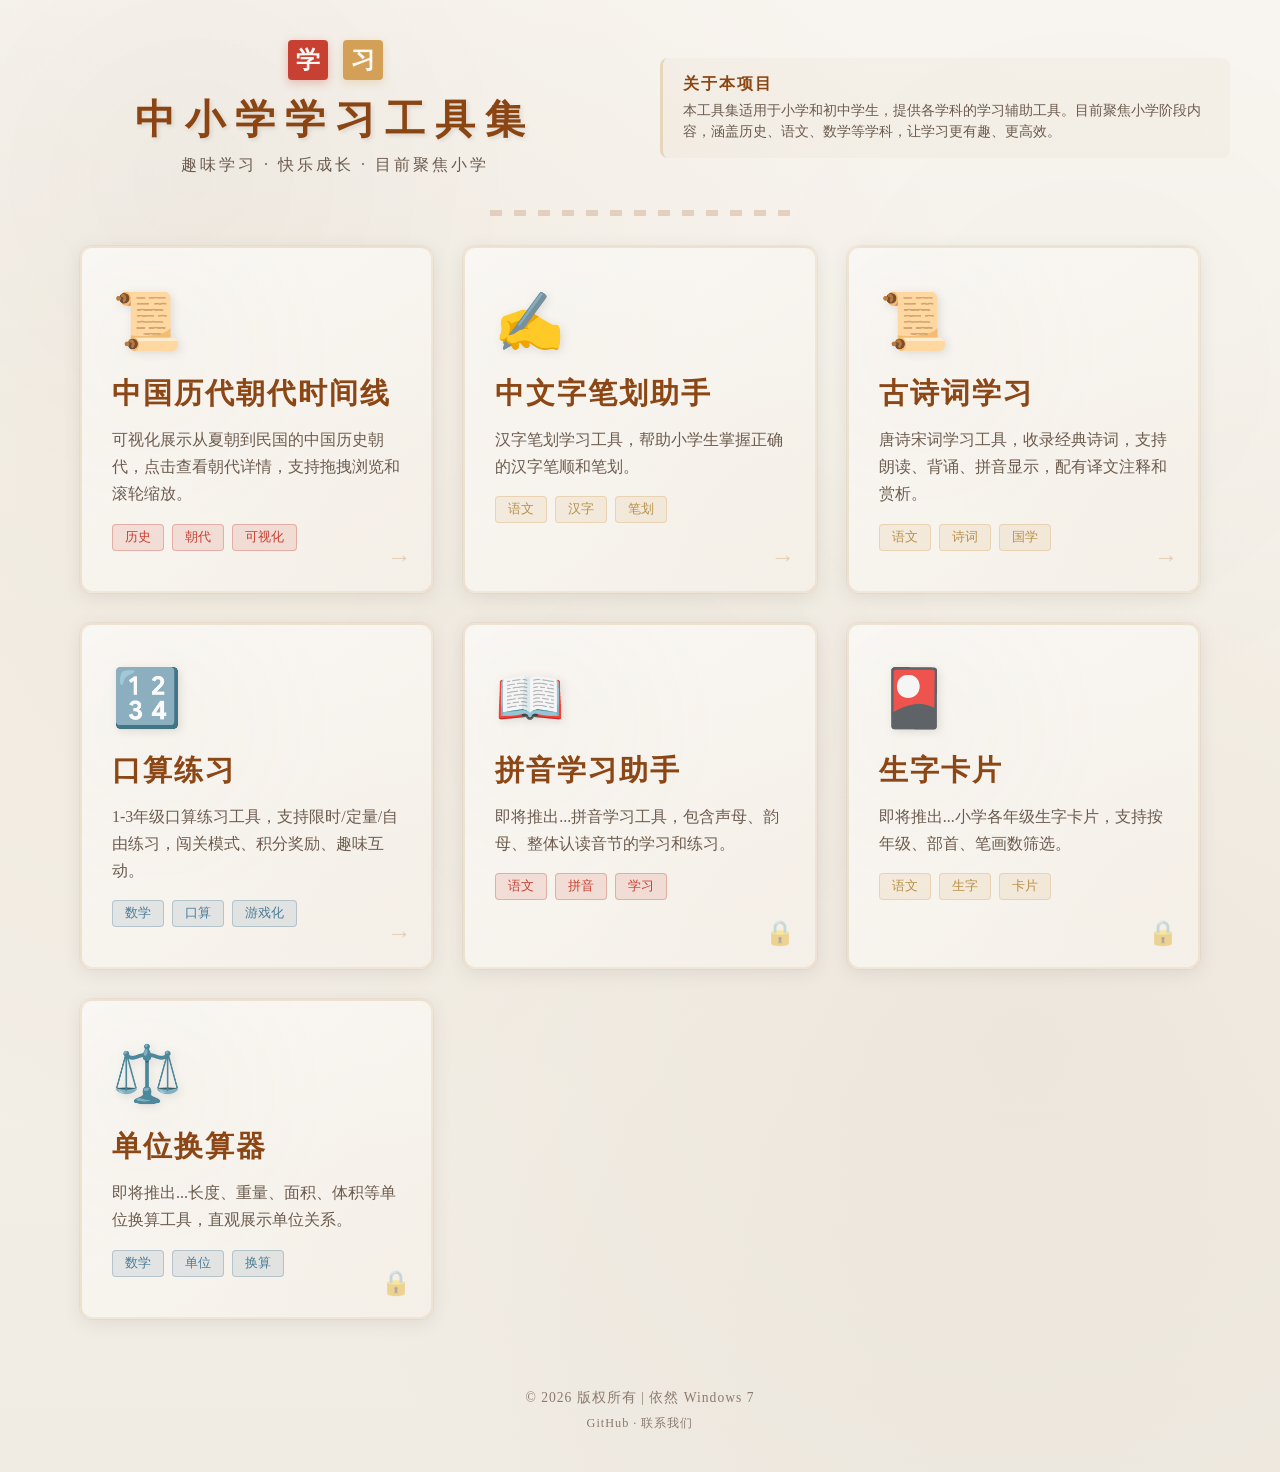
<file: index.html>
<!DOCTYPE html>
<html lang="zh-CN">
<head>
    <meta charset="UTF-8">
    <meta name="viewport" content="width=device-width, initial-scale=1.0">
    <title>中小学学习工具集 - 趣味学习助手</title>
    <style>
        * {
            margin: 0;
            padding: 0;
            box-sizing: border-box;
        }

        body {
            font-family: 'Noto Serif SC', 'STSong', 'SimSun', serif;
            background:
                radial-gradient(ellipse at 20% 30%, rgba(200, 180, 150, 0.15) 0%, transparent 50%),
                radial-gradient(ellipse at 80% 70%, rgba(180, 160, 130, 0.1) 0%, transparent 50%),
                linear-gradient(180deg, #F8F5F0 0%, #F5F0E8 50%, #F0EBE3 100%);
            min-height: 100vh;
            position: relative;
        }

        /* 水墨纹理 */
        body::before {
            content: '';
            position: fixed;
            top: 0;
            left: 0;
            right: 0;
            bottom: 0;
            background-image:
                radial-gradient(circle at 15% 20%, rgba(100, 100, 100, 0.03) 0%, transparent 25%),
                radial-gradient(circle at 85% 40%, rgba(100, 100, 100, 0.02) 0%, transparent 30%),
                radial-gradient(circle at 50% 80%, rgba(100, 100, 100, 0.025) 0%, transparent 35%);
            pointer-events: none;
            z-index: 0;
        }

        .header {
            display: flex;
            align-items: center;
            justify-content: space-between;
            padding: 40px 50px;
            position: relative;
            z-index: 1;
            gap: 40px;
        }

        .header-left {
            flex: 1;
            display: flex;
            flex-direction: column;
            align-items: center;
            text-align: center;
        }

        .header-right {
            flex: 1;
        }

        /* 印章装饰 */
        .stamps {
            display: flex;
            justify-content: center;
            gap: 15px;
            margin-bottom: 12px;
        }

        .stamps .stamp {
            width: 40px;
            height: 40px;
            display: flex;
            align-items: center;
            justify-content: center;
            border-radius: 4px;
            font-size: 1.5em;
            font-weight: bold;
            color: rgba(255, 255, 255, 0.95);
        }

        .stamps .stamp.red {
            background: #C84032;
            box-shadow: 0 3px 10px rgba(200, 64, 50, 0.3);
        }

        .stamps .stamp.yellow {
            background: #D4A058;
            box-shadow: 0 3px 10px rgba(212, 160, 88, 0.3);
        }

        .header h1 {
            font-size: 2.5em;
            font-weight: 600;
            color: #8B4513;
            letter-spacing: 10px;
            margin-bottom: 8px;
            text-shadow: 2px 2px 4px rgba(0, 0, 0, 0.1);
        }

        .header .subtitle {
            font-size: 1em;
            color: #6B5B4E;
            letter-spacing: 3px;
            font-weight: 500;
        }

        .header .divider {
            position: absolute;
            bottom: 0;
            left: 50%;
            transform: translateX(-50%);
            width: 300px;
            height: 6px;
            background: repeating-linear-gradient(
                90deg,
                #C8A080 0px,
                #C8A080 12px,
                transparent 12px,
                transparent 24px
            );
            opacity: 0.4;
        }

        .intro {
            padding: 16px 20px;
            background: rgba(200, 160, 100, 0.05);
            border-radius: 8px;
            border-left: 3px solid rgba(200, 160, 100, 0.3);
            text-align: left;
        }

        .intro h2 {
            font-size: 1em;
            color: #8B4513;
            margin-bottom: 6px;
            letter-spacing: 2px;
            font-weight: 600;
        }

        .intro p {
            color: #6B5B4E;
            line-height: 1.5;
            font-size: 0.85em;
        }

        .container {
            max-width: 1200px;
            margin: 0 auto;
            padding: 30px 40px;
            position: relative;
            z-index: 1;
        }

        .tools-grid {
            display: grid;
            grid-template-columns: repeat(auto-fit, minmax(350px, 1fr));
            gap: 30px;
        }

        .tool-card {
            background: linear-gradient(145deg, #FAF8F5 0%, #F5F0E8 100%);
            border-radius: 12px;
            padding: 40px 30px;
            border: 2px solid rgba(200, 160, 100, 0.2);
            box-shadow:
                0 4px 20px rgba(0, 0, 0, 0.08),
                0 0 0 1px rgba(200, 160, 100, 0.1);
            transition: all 0.3s ease;
            cursor: pointer;
            position: relative;
            overflow: hidden;
            text-decoration: none;
            display: block;
        }

        .tool-card::before {
            content: '';
            position: absolute;
            top: 0;
            left: 0;
            right: 0;
            bottom: 0;
            background-image:
                radial-gradient(circle at 20% 30%, rgba(180, 160, 130, 0.03) 0%, transparent 50%),
                radial-gradient(circle at 80% 70%, rgba(180, 160, 130, 0.02) 0%, transparent 50%);
            pointer-events: none;
        }

        .tool-card:hover {
            transform: translateY(-8px);
            box-shadow:
                0 12px 35px rgba(0, 0, 0, 0.12),
                0 0 0 2px rgba(212, 160, 88, 0.4);
            border-color: rgba(212, 160, 88, 0.4);
        }

        .tool-icon {
            font-size: 3.5em;
            margin-bottom: 20px;
            display: block;
            filter: drop-shadow(2px 2px 4px rgba(0, 0, 0, 0.1));
        }

        .tool-card.red .tool-icon { color: #C84032; }
        .tool-card.yellow .tool-icon { color: #D4A058; }
        .tool-card.blue .tool-icon { color: #4A7C98; }

        .tool-card h3 {
            font-size: 1.8em;
            color: #8B4513;
            margin-bottom: 12px;
            font-weight: 600;
            letter-spacing: 2px;
        }

        .tool-card .description {
            color: #6B5B4E;
            font-size: 1em;
            line-height: 1.7;
            margin-bottom: 16px;
        }

        .tool-card .tags {
            display: flex;
            flex-wrap: wrap;
            gap: 8px;
            margin-top: 16px;
        }

        .tag {
            font-size: 0.8em;
            padding: 4px 12px;
            border-radius: 4px;
            font-weight: 500;
        }

        .tool-card.red .tag {
            background: rgba(200, 64, 50, 0.12);
            color: #C84032;
            border: 1px solid rgba(200, 64, 50, 0.3);
        }

        .tool-card.yellow .tag {
            background: rgba(212, 160, 88, 0.12);
            color: #B89048;
            border: 1px solid rgba(212, 160, 88, 0.3);
        }

        .tool-card.blue .tag {
            background: rgba(74, 124, 152, 0.12);
            color: #4A7C98;
            border: 1px solid rgba(74, 124, 152, 0.3);
        }

        .tool-card .arrow {
            position: absolute;
            bottom: 20px;
            right: 20px;
            font-size: 1.5em;
            color: rgba(200, 160, 100, 0.4);
            transition: all 0.3s ease;
        }

        .tool-card:hover .arrow {
            color: rgba(212, 160, 88, 0.8);
            transform: translateX(5px);
        }

        .coming-soon {
            text-align: center;
            padding: 80px 40px;
            color: #8B7B6E;
        }

        .coming-soon h3 {
            font-size: 1.5em;
            margin-bottom: 12px;
            letter-spacing: 3px;
        }

        .coming-soon p {
            font-size: 1em;
            opacity: 0.7;
        }

        .footer {
            text-align: center;
            padding: 40px 20px;
            color: #8B7B6E;
            font-size: 0.85em;
            letter-spacing: 1px;
            position: relative;
            z-index: 1;
        }

        .footer a {
            color: #8B7B6E;
            text-decoration: none;
        }

        @media (max-width: 768px) {
            .header {
                flex-direction: column;
                padding: 30px 30px 40px;
            }

            .header-left {
                margin-bottom: 30px;
            }

            .header h1 {
                font-size: 1.8em;
                letter-spacing: 6px;
            }

            .stamps .stamp {
                width: 35px;
                height: 35px;
                font-size: 1.2em;
            }

            .header .subtitle {
                font-size: 0.9em;
            }

            .tools-grid {
                grid-template-columns: 1fr;
            }

            .tool-card {
                padding: 30px 24px;
            }
        }
    </style>
</head>
<body>
    <div class="header">
        <div class="header-left">
            <div class="stamps">
                <div class="stamp red">学</div>
                <div class="stamp yellow">习</div>
            </div>
            <h1>中小学学习工具集</h1>
            <div class="subtitle">趣味学习 · 快乐成长 · 目前聚焦小学</div>
            <div class="divider"></div>
        </div>
        <div class="header-right">
            <div class="intro">
                <h2>关于本项目</h2>
                <p>本工具集适用于小学和初中学生，提供各学科的学习辅助工具。目前聚焦小学阶段内容，涵盖历史、语文、数学等学科，让学习更有趣、更高效。</p>
            </div>
        </div>
    </div>

    <div class="container">
        <div class="tools-grid">
            <a href="chinese-dynasties-timeline.html" class="tool-card red">
                <span class="tool-icon">📜</span>
                <h3>中国历代朝代时间线</h3>
                <div class="description">
                    可视化展示从夏朝到民国的中国历史朝代，点击查看朝代详情，支持拖拽浏览和滚轮缩放。
                </div>
                <div class="tags">
                    <span class="tag">历史</span>
                    <span class="tag">朝代</span>
                    <span class="tag">可视化</span>
                </div>
                <span class="arrow">→</span>
            </a>

            <a href="chinese-stroke-buddy.html" class="tool-card yellow">
                <span class="tool-icon">✍️</span>
                <h3>中文字笔划助手</h3>
                <div class="description">
                    汉字笔划学习工具，帮助小学生掌握正确的汉字笔顺和笔划。
                </div>
                <div class="tags">
                    <span class="tag">语文</span>
                    <span class="tag">汉字</span>
                    <span class="tag">笔划</span>
                </div>
                <span class="arrow">→</span>
            </a>

            <a href="poetry-learning.html" class="tool-card yellow">
                <span class="tool-icon">📜</span>
                <h3>古诗词学习</h3>
                <div class="description">
                    唐诗宋词学习工具，收录经典诗词，支持朗读、背诵、拼音显示，配有译文注释和赏析。
                </div>
                <div class="tags">
                    <span class="tag">语文</span>
                    <span class="tag">诗词</span>
                    <span class="tag">国学</span>
                </div>
                <span class="arrow">→</span>
            </a>

            <a href="math-practice.html" class="tool-card blue">
                <span class="tool-icon">🔢</span>
                <h3>口算练习</h3>
                <div class="description">
                    1-3年级口算练习工具，支持限时/定量/自由练习，闯关模式、积分奖励、趣味互动。
                </div>
                <div class="tags">
                    <span class="tag">数学</span>
                    <span class="tag">口算</span>
                    <span class="tag">游戏化</span>
                </div>
                <span class="arrow">→</span>
            </a>

            <a href="#" class="tool-card red" onclick="return false;">
                <span class="tool-icon">📖</span>
                <h3>拼音学习助手</h3>
                <div class="description">
                    即将推出...拼音学习工具，包含声母、韵母、整体认读音节的学习和练习。
                </div>
                <div class="tags">
                    <span class="tag">语文</span>
                    <span class="tag">拼音</span>
                    <span class="tag">学习</span>
                </div>
                <span class="arrow">🔒</span>
            </a>

            <a href="#" class="tool-card yellow" onclick="return false;">
                <span class="tool-icon">🎴</span>
                <h3>生字卡片</h3>
                <div class="description">
                    即将推出...小学各年级生字卡片，支持按年级、部首、笔画数筛选。
                </div>
                <div class="tags">
                    <span class="tag">语文</span>
                    <span class="tag">生字</span>
                    <span class="tag">卡片</span>
                </div>
                <span class="arrow">🔒</span>
            </a>

            <a href="#" class="tool-card blue" onclick="return false;">
                <span class="tool-icon">⚖️</span>
                <h3>单位换算器</h3>
                <div class="description">
                    即将推出...长度、重量、面积、体积等单位换算工具，直观展示单位关系。
                </div>
                <div class="tags">
                    <span class="tag">数学</span>
                    <span class="tag">单位</span>
                    <span class="tag">换算</span>
                </div>
                <span class="arrow">🔒</span>
            </a>
        </div>
    </div>

    <div class="footer">
        <p>© 2026 版权所有 | 依然 Windows 7</p>
        <p style="margin-top: 8px; font-size: 0.9em;">
            <a href="https://github.com" target="_blank">GitHub</a> ·
            <a href="mailto:contact@example.com">联系我们</a>
        </p>
    </div>
</body>
</html>
</file>
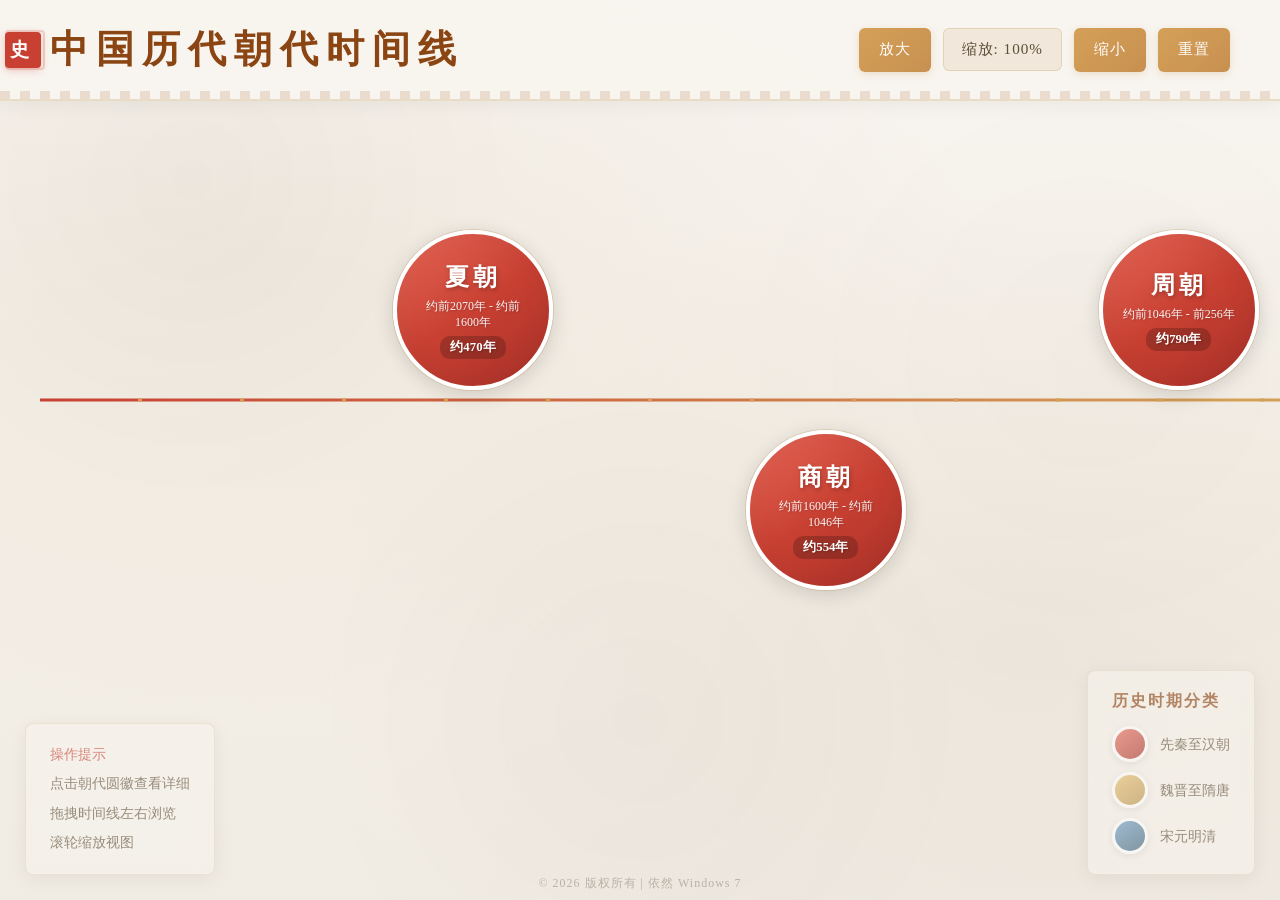
<file: chinese-dynasties-timeline.html>
<!DOCTYPE html>
<html lang="zh-CN">
<head>
    <meta charset="UTF-8">
    <meta name="viewport" content="width=device-width, initial-scale=1.0, maximum-scale=1.0, user-scalable=no">
    <title>中国历代朝代时间线 - 趣味历史探险</title>
    <style>
        * {
            margin: 0;
            padding: 0;
            box-sizing: border-box;
        }

        body {
            font-family: 'Noto Serif SC', 'STSong', 'SimSun', serif;
            background:
                radial-gradient(ellipse at 20% 30%, rgba(200, 180, 150, 0.15) 0%, transparent 50%),
                radial-gradient(ellipse at 80% 70%, rgba(180, 160, 130, 0.1) 0%, transparent 50%),
                linear-gradient(180deg, #F8F5F0 0%, #F5F0E8 50%, #F0EBE3 100%);
            min-height: 100vh;
            overflow: hidden;
            position: relative;
            /* 移动端优化 */
            -webkit-tap-highlight-color: transparent;
            -webkit-touch-callout: none;
            -webkit-user-select: none;
            user-select: none;
            touch-action: pan-x pan-y;
        }

        /* 水墨纹理效果 */
        body::before {
            content: '';
            position: fixed;
            top: 0;
            left: 0;
            right: 0;
            bottom: 0;
            background-image:
                radial-gradient(circle at 15% 20%, rgba(100, 100, 100, 0.03) 0%, transparent 25%),
                radial-gradient(circle at 85% 40%, rgba(100, 100, 100, 0.02) 0%, transparent 30%),
                radial-gradient(circle at 50% 80%, rgba(100, 100, 100, 0.025) 0%, transparent 35%);
            pointer-events: none;
            z-index: 0;
        }


        .header {
            position: fixed;
            top: 0;
            left: 0;
            right: 0;
            background: rgba(248, 245, 240, 0.95);
            backdrop-filter: blur(10px);
            padding: 24px 50px;
            z-index: 100;
            box-shadow: 0 2px 20px rgba(0, 0, 0, 0.06);
            border-bottom: 2px solid rgba(200, 160, 100, 0.3);
        }

        /* 回纹装饰边框 */
        .header::after {
            content: '';
            position: absolute;
            bottom: 0;
            left: 0;
            right: 0;
            height: 8px;
            background: repeating-linear-gradient(
                90deg,
                #C8A080 0px,
                #C8A080 10px,
                transparent 10px,
                transparent 20px
            );
            opacity: 0.3;
        }

        .header-content {
            max-width: 1600px;
            margin: 0 auto;
            display: flex;
            justify-content: space-between;
            align-items: center;
        }

        .header h1 {
            font-size: 2.4em;
            font-weight: 600;
            color: #8B4513;
            letter-spacing: 8px;
            display: flex;
            align-items: center;
            gap: 16px;
            position: relative;
        }

        /* 印章装饰 */
        .header h1::before {
            content: '史';
            position: absolute;
            left: -45px;
            width: 36px;
            height: 36px;
            background: #C84032;
            color: #FFF;
            font-size: 0.5em;
            display: flex;
            align-items: center;
            justify-content: center;
            border-radius: 4px;
            box-shadow: 0 2px 8px rgba(200, 64, 50, 0.3);
            font-weight: bold;
        }

        .header h1::after {
            content: '';
            position: absolute;
            left: -45px;
            width: 36px;
            height: 36px;
            border: 2px solid #C84032;
            border-radius: 4px;
            opacity: 0.2;
        }

        .controls {
            display: flex;
            gap: 12px;
            align-items: center;
        }

        .zoom-btn {
            background: linear-gradient(135deg, #D4A058, #C89050);
            border: none;
            color: #FFF;
            padding: 10px 20px;
            border-radius: 6px;
            cursor: pointer;
            font-size: 0.95em;
            font-weight: 500;
            letter-spacing: 1px;
            transition: all 0.3s ease;
            box-shadow: 0 2px 8px rgba(200, 144, 80, 0.25);
            /* 移动端触摸区域优化 */
            min-height: 44px;
            min-width: 44px;
            display: inline-flex;
            align-items: center;
            justify-content: center;
        }

        .zoom-btn:hover {
            background: linear-gradient(135deg, #E0B060, #D4A058);
            transform: translateY(-2px);
            box-shadow: 0 4px 12px rgba(200, 144, 80, 0.35);
        }

        .zoom-btn:active {
            transform: translateY(0) scale(0.95);
        }

        .zoom-info {
            color: #5D4E37;
            font-size: 0.95em;
            font-weight: 500;
            padding: 10px 18px;
            background: rgba(200, 160, 100, 0.15);
            border-radius: 6px;
            border: 1px solid rgba(200, 160, 100, 0.3);
            letter-spacing: 1px;
        }

        .view-toggle-btn {
            background: linear-gradient(135deg, #4A7C98, #386078);
            border: none;
            color: #FFF;
            padding: 10px 20px;
            border-radius: 6px;
            cursor: pointer;
            font-size: 0.95em;
            font-weight: 500;
            letter-spacing: 1px;
            transition: all 0.3s ease;
            box-shadow: 0 2px 8px rgba(74, 124, 152, 0.25);
            min-height: 44px;
            min-width: 44px;
            display: none; /* 默认隐藏，移动端显示 */
            align-items: center;
            justify-content: center;
        }

        .view-toggle-btn:hover {
            background: linear-gradient(135deg, #5A8CA8, #4870A8);
            transform: translateY(-2px);
            box-shadow: 0 4px 12px rgba(74, 124, 152, 0.35);
        }

        .view-toggle-btn:active {
            transform: translateY(0) scale(0.95);
        }

        .timeline-container {
            position: fixed;
            top: 100px;
            left: 0;
            right: 0;
            bottom: 0;
            overflow: hidden;
            cursor: grab;
            user-select: none;
            z-index: 10;
        }

        .timeline-container.dragging {
            cursor: grabbing;
        }

        .timeline-wrapper {
            position: relative;
            min-width: 100%;
            min-height: 100%;
            transform-origin: center center;
            transition: transform 0.1s ease-out;
            padding: 60px 40px;
        }

        .timeline-axis {
            position: relative;
            height: 400px;
            margin: 40px 0;
            min-width: 6000px;
        }

        /* 中国风时间轴 - 金色主线 */
        .timeline-axis::before {
            content: '';
            position: absolute;
            left: 0;
            right: 0;
            top: 50%;
            height: 3px;
            background: linear-gradient(90deg,
                #C84032 0%,
                #D4A058 20%,
                #5D8C58 40%,
                #4A7C98 60%,
                #6B5B8E 80%,
                #8B6B8E 100%
            );
            transform: translateY(-50%);
        }

        /* 时间点装饰 - 祥云纹 */
        .timeline-axis::after {
            content: '';
            position: absolute;
            left: 0;
            right: 0;
            top: 50%;
            height: 3px;
            background: repeating-linear-gradient(
                90deg,
                transparent,
                transparent 98px,
                #D4A058 98px,
                #D4A058 102px
            );
            transform: translateY(-50%);
        }

        .dynasty-block {
            position: absolute;
            width: 160px;
            height: 160px;
            border-radius: 50%;
            cursor: pointer;
            transition: all 0.3s cubic-bezier(0.34, 1.56, 0.64, 1);
            display: flex;
            flex-direction: column;
            align-items: center;
            justify-content: center;
            padding: 20px;
            border: 4px solid #FFF;
            box-shadow:
                0 4px 20px rgba(0, 0, 0, 0.15),
                0 0 0 1px rgba(200, 160, 100, 0.3),
                inset 0 0 30px rgba(0, 0, 0, 0.05);
            overflow: hidden;
            text-align: center;
            /* 移动端触摸优化 */
            -webkit-tap-highlight-color: transparent;
            touch-action: manipulation;
        }

        /* 交替上下排列 */
        .dynasty-block:nth-child(odd) {
            top: 30px;
        }

        .dynasty-block:nth-child(even) {
            top: 230px;
        }

        /* 朝代块悬停效果 */
        .dynasty-block:hover {
            transform: scale(1.15);
            box-shadow:
                0 8px 30px rgba(0, 0, 0, 0.2),
                0 0 0 3px rgba(212, 160, 88, 0.5),
                inset 0 0 40px rgba(0, 0, 0, 0.08);
            z-index: 10;
            border-color: #FFF;
        }

        /* 移动端点击反馈 */
        .dynasty-block:active {
            transform: scale(1.05);
            box-shadow:
                0 6px 20px rgba(0, 0, 0, 0.25),
                0 0 0 3px rgba(212, 160, 88, 0.6);
            z-index: 10;
        }

        /* 先秦至汉朝 - 朱砂红 */
        .dynasty-block.ancient {
            background: linear-gradient(145deg, #E86858 0%, #C84032 50%, #A83028 100%);
        }

        /* 魏晋至隋唐 - 琉璃黄 */
        .dynasty-block.middle {
            background: linear-gradient(145deg, #E8C070 0%, #D4A058 50%, #B89048 100%);
        }

        /* 宋元明清 - 青花蓝 */
        .dynasty-block.late {
            background: linear-gradient(145deg, #6B9CC8 0%, #4A7C98 50%, #386078 100%);
        }

        .dynasty-name {
            font-size: 1.5em;
            font-weight: 700;
            color: #FFF;
            margin-bottom: 6px;
            letter-spacing: 4px;
            position: relative;
            z-index: 1;
            text-shadow: 1px 2px 4px rgba(0, 0, 0, 0.25);
        }

        .dynasty-years {
            font-size: 0.75em;
            color: rgba(255, 255, 255, 0.95);
            font-weight: 500;
            position: relative;
            z-index: 1;
            line-height: 1.3;
            text-shadow: 1px 1px 2px rgba(0, 0, 0, 0.2);
        }

        .dynasty-duration {
            font-size: 0.8em;
            color: #FFF;
            margin-top: 6px;
            font-weight: 600;
            position: relative;
            z-index: 1;
            text-shadow: 1px 1px 2px rgba(0, 0, 0, 0.25);
            background: rgba(0, 0, 0, 0.2);
            padding: 3px 10px;
            border-radius: 10px;
        }

        .detail-modal {
            position: fixed;
            top: 0;
            left: 0;
            right: 0;
            bottom: 0;
            background: rgba(45, 40, 35, 0.85);
            backdrop-filter: blur(10px);
            z-index: 1000;
            display: none;
            align-items: center;
            justify-content: center;
            padding: 20px;
        }

        .detail-modal.active {
            display: flex;
            animation: fadeIn 0.3s ease;
        }

        @keyframes fadeIn {
            from { opacity: 0; }
            to { opacity: 1; }
        }

        .detail-card {
            background: linear-gradient(145deg, #FAF8F5 0%, #F5F0E8 100%);
            border-radius: 8px;
            max-width: 880px;
            max-height: 90vh;
            overflow-y: auto;
            padding: 40px 50px;
            box-shadow:
                0 20px 60px rgba(0, 0, 0, 0.3),
                0 0 0 1px rgba(200, 160, 100, 0.2);
            position: relative;
            animation: slideUp 0.4s cubic-bezier(0.34, 1.56, 0.64, 1);
        }

        /* 宣纸纹理 */
        .detail-card::before {
            content: '';
            position: absolute;
            top: 0;
            left: 0;
            right: 0;
            bottom: 0;
            background-image:
                radial-gradient(circle at 20% 30%, rgba(180, 160, 130, 0.03) 0%, transparent 50%),
                radial-gradient(circle at 80% 70%, rgba(180, 160, 130, 0.02) 0%, transparent 50%);
            pointer-events: none;
            opacity: 0.5;
        }

        @keyframes slideUp {
            from {
                transform: translateY(40px) scale(0.95);
                opacity: 0;
            }
            to {
                transform: translateY(0) scale(1);
                opacity: 1;
            }
        }

        .close-btn {
            position: absolute;
            top: 20px;
            right: 20px;
            background: transparent;
            border: 1px solid rgba(200, 64, 50, 0.3);
            color: #C84032;
            width: 40px;
            height: 40px;
            border-radius: 50%;
            cursor: pointer;
            font-size: 1.5em;
            display: flex;
            align-items: center;
            justify-content: center;
            transition: all 0.3s ease;
            z-index: 10;
        }

        .close-btn:hover {
            background: #C84032;
            color: #FFF;
            transform: rotate(90deg);
        }

        .close-btn:active {
            background: #A83028;
            transform: rotate(90deg) scale(0.95);
        }

        .detail-header {
            margin-bottom: 30px;
            padding-bottom: 20px;
            border-bottom: 2px solid rgba(200, 160, 100, 0.3);
            position: relative;
        }

        /* 印章装饰 */
        .detail-header::after {
            content: '印';
            position: absolute;
            right: 0;
            bottom: 20px;
            width: 50px;
            height: 50px;
            background: #C84032;
            color: rgba(255, 255, 255, 0.9);
            font-size: 0.8em;
            display: flex;
            align-items: center;
            justify-content: center;
            border-radius: 4px;
            opacity: 0.15;
            font-weight: bold;
        }

        .detail-title {
            font-size: 2.8em;
            font-weight: 600;
            color: #8B4513;
            margin-bottom: 10px;
            letter-spacing: 8px;
            position: relative;
        }

        .detail-period {
            font-size: 1.2em;
            color: #6B5B4E;
            font-weight: 500;
            letter-spacing: 2px;
        }

        .info-grid {
            display: grid;
            grid-template-columns: repeat(auto-fit, minmax(200px, 1fr));
            gap: 16px;
            margin-bottom: 30px;
        }

        .info-box {
            background: rgba(200, 160, 100, 0.08);
            padding: 18px 20px;
            border-radius: 6px;
            border: 1px solid rgba(200, 160, 100, 0.2);
            transition: all 0.3s ease;
        }

        .info-box:hover {
            background: rgba(200, 160, 100, 0.12);
            transform: translateY(-2px);
        }

        .info-label {
            font-size: 0.85em;
            color: #8B7B6E;
            margin-bottom: 6px;
            letter-spacing: 1px;
        }

        .info-value {
            font-size: 1.05em;
            color: #5D4E37;
            font-weight: 500;
            line-height: 1.4;
        }

        .section {
            margin-bottom: 30px;
        }

        .section-title {
            font-size: 1.4em;
            color: #8B4513;
            margin-bottom: 16px;
            font-weight: 600;
            letter-spacing: 3px;
            padding-left: 16px;
            border-left: 3px solid #C84032;
        }

        .section-content {
            color: #5D4E37;
            line-height: 1.8;
            font-size: 1.05em;
            padding: 20px 24px;
            background: rgba(200, 160, 100, 0.05);
            border-radius: 6px;
            border-left: 3px solid rgba(200, 160, 100, 0.3);
        }

        .achievements-list, .events-list {
            list-style: none;
            padding: 0;
        }

        .achievements-list li, .events-list li {
            padding: 14px 20px;
            margin-bottom: 12px;
            background: rgba(200, 160, 100, 0.05);
            border-radius: 6px;
            border-left: 3px solid rgba(212, 160, 88, 0.5);
            color: #5D4E37;
            position: relative;
            padding-left: 45px;
            transition: all 0.3s ease;
            font-size: 1em;
            line-height: 1.6;
        }

        .achievements-list li:hover, .events-list li:hover {
            background: rgba(212, 160, 88, 0.12);
            border-left-color: #D4A058;
            transform: translateX(6px);
        }

        .achievements-list li::before {
            content: '◆';
            position: absolute;
            left: 18px;
            color: #C84032;
            font-size: 0.8em;
        }

        .events-list li::before {
            content: '●';
            position: absolute;
            left: 20px;
            color: #4A7C98;
        }

        .emperors-container {
            overflow-x: auto;
            border-radius: 6px;
            border: 1px solid rgba(200, 160, 100, 0.2);
        }

        .emperors-table {
            width: 100%;
            border-collapse: collapse;
            background: rgba(255, 255, 255, 0.5);
        }

        .emperors-table thead {
            background: rgba(200, 160, 100, 0.15);
        }

        .emperors-table th {
            padding: 12px 16px;
            text-align: left;
            font-weight: 600;
            color: #8B4513;
            border-bottom: 2px solid rgba(200, 160, 100, 0.3);
            font-size: 0.95em;
        }

        .emperors-table td {
            padding: 12px 16px;
            border-bottom: 1px solid rgba(200, 160, 100, 0.15);
            color: #5D4E37;
            font-size: 0.9em;
        }

        .emperors-table td:nth-child(2) {
            max-width: 140px;
            word-wrap: break-word;
            word-break: break-all;
        }

        .emperors-table tbody tr:last-child td {
            border-bottom: none;
        }

        .emperors-table tbody tr:hover {
            background: rgba(200, 160, 100, 0.08);
        }

        .legend {
            position: fixed;
            bottom: 25px;
            right: 25px;
            background: rgba(248, 245, 240, 0.85);
            backdrop-filter: blur(10px);
            padding: 20px 24px;
            border-radius: 8px;
            border: 1px solid rgba(200, 160, 100, 0.3);
            z-index: 50;
            box-shadow: 0 4px 20px rgba(0, 0, 0, 0.1);
            opacity: 0.6;
            transition: all 0.3s ease;
        }

        .legend:hover {
            opacity: 1;
        }

        .legend-title {
            color: #8B4513;
            font-weight: 600;
            margin-bottom: 14px;
            font-size: 1em;
            letter-spacing: 2px;
        }

        .legend-item {
            display: flex;
            align-items: center;
            gap: 12px;
            margin-bottom: 10px;
            color: #5D4E37;
            font-size: 0.9em;
        }

        .legend-item:last-child {
            margin-bottom: 0;
        }

        .legend-color {
            width: 36px;
            height: 36px;
            border-radius: 50%;
            border: 3px solid #FFF;
            box-shadow: 0 2px 8px rgba(0, 0, 0, 0.12);
        }

        .instructions {
            position: fixed;
            bottom: 25px;
            left: 25px;
            background: rgba(248, 245, 240, 0.85);
            backdrop-filter: blur(10px);
            padding: 20px 24px;
            border-radius: 8px;
            border: 1px solid rgba(200, 160, 100, 0.3);
            z-index: 50;
            color: #5D4E37;
            font-size: 0.9em;
            box-shadow: 0 4px 20px rgba(0, 0, 0, 0.1);
            opacity: 0.6;
            transition: all 0.3s ease;
        }

        .instructions:hover {
            opacity: 1;
        }

        .instructions div {
            margin-bottom: 8px;
            line-height: 1.5;
        }

        .instructions div:last-child {
            margin-bottom: 0;
        }

        .instructions span {
            color: #C84032;
            font-weight: 500;
        }

        .copyright {
            position: fixed;
            bottom: 8px;
            left: 50%;
            transform: translateX(-50%);
            color: #8B7B6E;
            font-size: 0.75em;
            letter-spacing: 1px;
            z-index: 50;
            opacity: 0.5;
            text-align: center;
            pointer-events: none;
        }

        /* 滚动条样式 */
        ::-webkit-scrollbar {
            width: 8px;
            height: 8px;
        }

        ::-webkit-scrollbar-track {
            background: rgba(200, 160, 100, 0.1);
            border-radius: 4px;
        }

        ::-webkit-scrollbar-thumb {
            background: rgba(200, 160, 100, 0.4);
            border-radius: 4px;
        }

        ::-webkit-scrollbar-thumb:hover {
            background: rgba(200, 160, 100, 0.6);
        }

        /* 滚动条样式 */
        ::-webkit-scrollbar {
            width: 14px;
            height: 14px;
        }

        ::-webkit-scrollbar-track {
            background: linear-gradient(135deg, #ffeaa7, #fff);
            border-radius: 10px;
        }

        ::-webkit-scrollbar-thumb {
            background: linear-gradient(135deg, #ffd700, #ffed4e);
            border-radius: 10px;
            border: 3px solid #fff;
        }

        ::-webkit-scrollbar-thumb:hover {
            background: linear-gradient(135deg, #ffed4e, #ffd700);
        }

        @media (max-width: 768px) {
            .header {
                padding: 15px 20px;
            }

            .header h1 {
                font-size: 1.4em;
                letter-spacing: 4px;
            }

            .header h1::before {
                left: -38px;
                width: 30px;
                height: 30px;
                font-size: 0.4em;
            }

            .header h1::after {
                left: -38px;
                width: 30px;
                height: 30px;
            }

            .header-content {
                flex-direction: column;
                gap: 12px;
            }

            .controls {
                gap: 8px;
            }

            .zoom-btn {
                padding: 8px 16px;
                font-size: 0.85em;
            }

            .zoom-info {
                padding: 8px 12px;
                font-size: 0.85em;
            }

            .timeline-container {
                top: 90px;
            }

            .timeline-wrapper {
                padding: 40px 20px;
            }

            .timeline-axis {
                height: 350px;
            }

            .dynasty-block {
                width: 120px;
                height: 120px;
                padding: 12px;
                border-width: 3px;
            }

            .dynasty-block:nth-child(odd) {
                top: 20px;
            }

            .dynasty-block:nth-child(even) {
                top: 200px;
            }

            .dynasty-name {
                font-size: 1.1em;
                letter-spacing: 2px;
                margin-bottom: 4px;
            }

            .dynasty-years {
                font-size: 0.65em;
                padding: 3px 8px;
                margin-bottom: 4px;
            }

            .dynasty-duration {
                font-size: 0.7em;
                padding: 2px 8px;
            }

            .detail-card {
                padding: 24px 20px;
                max-height: 85vh;
                border-radius: 6px;
            }

            .close-btn {
                width: 44px;
                height: 44px;
                top: 15px;
                right: 15px;
                font-size: 1.3em;
            }

            .detail-title {
                font-size: 1.8em;
                letter-spacing: 4px;
                padding-right: 40px;
            }

            .detail-period {
                font-size: 1em;
            }

            .info-grid {
                grid-template-columns: 1fr;
                gap: 12px;
            }

            .section-title {
                font-size: 1.2em;
            }

            .section-content {
                padding: 16px 18px;
                font-size: 0.95em;
            }

            .achievements-list li,
            .events-list li {
                padding: 12px 16px;
                padding-left: 40px;
                font-size: 0.9em;
            }

            .legend {
                top: 105px;
                right: 10px;
                bottom: auto;
                padding: 12px 16px;
                font-size: 0.8em;
                max-width: 140px;
            }

            .legend-item {
                margin-bottom: 8px;
            }

            .legend-color {
                width: 30px;
                height: 30px;
            }

            .instructions {
                bottom: 10px;
                left: 10px;
                right: 10px;
                padding: 12px 16px;
                font-size: 0.75em;
            }

            .instructions div {
                margin-bottom: 5px;
                line-height: 1.4;
            }

            .copyright {
                display: none;
            }

            /* 移动端卡片视图模式 */
            .view-toggle-btn {
                display: inline-flex !important;
            }

            .card-view-container {
                display: flex;
                position: fixed;
                top: 0;
                left: 0;
                right: 0;
                bottom: 0;
                z-index: 200;
                background: linear-gradient(180deg, #F8F5F0 0%, #F5F0E8 100%);
                overflow: hidden;
            }

            .card-view-wrapper {
                width: 100%;
                height: 100%;
                overflow-y: scroll;
                scroll-snap-type: y mandatory;
                -webkit-overflow-scrolling: touch;
            }

            .card-view-item {
                width: 100%;
                height: 100vh;
                scroll-snap-align: start;
                scroll-snap-stop: always;
                display: flex;
                flex-direction: column;
                align-items: center;
                justify-content: center;
                padding: 20px;
                position: relative;
            }

            .card-view-dynasty {
                width: 90%;
                max-width: 320px;
                aspect-ratio: 1;
                border-radius: 50%;
                display: flex;
                flex-direction: column;
                align-items: center;
                justify-content: center;
                padding: 30px;
                border: 6px solid #FFF;
                box-shadow:
                    0 10px 40px rgba(0, 0, 0, 0.2),
                    0 0 0 2px rgba(200, 160, 100, 0.3);
                text-align: center;
                margin-bottom: 30px;
                cursor: pointer;
                /* 默认背景，会被具体类别覆盖 */
                background: linear-gradient(145deg, #E86858 0%, #C84032 50%, #A83028 100%);
            }

            /* 先秦至汉朝 - 朱砂红 */
            .card-view-dynasty.ancient {
                background: linear-gradient(145deg, #E86858 0%, #C84032 50%, #A83028 100%);
            }

            /* 魏晋至隋唐 - 琉璃黄 */
            .card-view-dynasty.middle {
                background: linear-gradient(145deg, #E8C070 0%, #D4A058 50%, #B89048 100%);
            }

            /* 宋元明清 - 青花蓝 */
            .card-view-dynasty.late {
                background: linear-gradient(145deg, #6B9CC8 0%, #4A7C98 50%, #386078 100%);
            }

            .card-view-dynasty .dynasty-name {
                font-size: 2em;
                font-weight: 700;
                color: #FFF;
                margin-bottom: 12px;
                letter-spacing: 4px;
                text-shadow: 2px 2px 6px rgba(0, 0, 0, 0.3);
            }

            .card-view-dynasty .dynasty-years {
                font-size: 0.9em;
                color: rgba(255, 255, 255, 0.95);
                margin-bottom: 8px;
                line-height: 1.4;
            }

            .card-view-dynasty .dynasty-duration {
                font-size: 1em;
                color: #FFF;
                background: rgba(0, 0, 0, 0.25);
                padding: 6px 16px;
                border-radius: 15px;
            }

            .card-view-info {
                width: 90%;
                max-width: 400px;
                padding: 20px;
                background: rgba(255, 255, 255, 0.8);
                border-radius: 12px;
                border: 2px solid rgba(200, 160, 100, 0.3);
            }

            .card-view-info p {
                color: #5D4E37;
                line-height: 1.8;
                font-size: 0.95em;
                text-align: center;
            }

            /* 皇帝左右滑动区域 */
            .card-view-emperors {
                width: 90%;
                max-width: 380px;
                height: 140px;
                overflow-x: scroll;
                overflow-y: hidden;
                scroll-snap-type: x mandatory;
                -webkit-overflow-scrolling: touch;
                display: flex;
                gap: 12px;
                padding: 10px 5px;
                background: rgba(255, 255, 255, 0.6);
                border-radius: 12px;
                border: 2px solid rgba(200, 160, 100, 0.25);
                margin-top: 15px;
            }

            .emperor-card {
                flex: 0 0 auto;
                width: 150px;
                height: 135px;
                padding: 12px 10px;
                background: linear-gradient(145deg, #FAF8F5 0%, #F5F0E8 100%);
                border-radius: 10px;
                border: 2px solid rgba(200, 160, 100, 0.3);
                scroll-snap-align: start;
                display: flex;
                flex-direction: column;
                align-items: center;
                justify-content: center;
                text-align: center;
                box-shadow: 0 2px 8px rgba(0, 0, 0, 0.1);
            }

            .emperor-card .emperor-name {
                font-size: 0.95em;
                font-weight: 600;
                color: #8B4513;
                margin-bottom: 4px;
                line-height: 1.2;
            }

            .emperor-card .emperor-nianhao {
                font-size: 0.75em;
                color: #D4A058;
                margin-bottom: 4px;
                line-height: 1.2;
                font-weight: 500;
            }

            .emperor-card .emperor-period {
                font-size: 0.7em;
                color: #6B5B4E;
                margin-bottom: 3px;
                line-height: 1.1;
            }

            .emperor-card .emperor-duration {
                font-size: 0.75em;
                color: #C84032;
                font-weight: 600;
                background: rgba(200, 64, 50, 0.1);
                padding: 2px 8px;
                border-radius: 8px;
            }

            .emperors-hint {
                width: 90%;
                max-width: 380px;
                text-align: center;
                color: #8B7B6E;
                font-size: 0.75em;
                margin-top: 8px;
                opacity: 0.7;
            }

            .card-view-nav {
                position: fixed;
                bottom: 80px;
                left: 50%;
                transform: translateX(-50%);
                display: flex;
                gap: 12px;
                z-index: 210;
            }

            .card-view-nav-dot {
                width: 10px;
                height: 10px;
                border-radius: 50%;
                background: rgba(200, 160, 100, 0.3);
                transition: all 0.3s ease;
            }

            .card-view-nav-dot.active {
                background: #C84032;
                transform: scale(1.3);
            }

            .card-view-close {
                position: fixed;
                top: 15px;
                right: 15px;
                width: 44px;
                height: 44px;
                background: rgba(200, 64, 50, 0.9);
                color: #FFF;
                border: none;
                border-radius: 50%;
                font-size: 1.5em;
                display: flex;
                align-items: center;
                justify-content: center;
                cursor: pointer;
                z-index: 220;
                box-shadow: 0 4px 15px rgba(0, 0, 0, 0.3);
            }

            .timeline-container.card-mode {
                display: none;
            }
        }
    </style>
</head>
<body>
    <div class="header">
        <div class="header-content">
            <h1>中国历代朝代时间线</h1>
            <div class="controls">
                <button class="zoom-btn" onclick="zoomIn()">放大</button>
                <span class="zoom-info">缩放: <span id="zoom-level">100%</span></span>
                <button class="zoom-btn" onclick="zoomOut()">缩小</button>
                <button class="zoom-btn" onclick="resetZoom()">重置</button>
                <button class="view-toggle-btn" onclick="toggleCardView()" id="viewToggleBtn">卡片</button>
            </div>
        </div>
    </div>

    <div class="timeline-container" id="timeline-container">
        <div class="timeline-wrapper" id="timeline-wrapper">
            <div class="timeline-axis" id="timeline-axis">
                <!-- 朝代块将由JavaScript动态生成 -->
            </div>
        </div>
    </div>

    <div class="instructions">
        <div><span>操作提示</span></div>
        <div>点击朝代圆徽查看详细</div>
        <div>拖拽时间线左右浏览</div>
        <div>滚轮缩放视图</div>
    </div>

    <div class="legend">
        <div class="legend-title">历史时期分类</div>
        <div class="legend-item">
            <div class="legend-color" style="background: linear-gradient(145deg, #E86858, #A83028);"></div>
            <span>先秦至汉朝</span>
        </div>
        <div class="legend-item">
            <div class="legend-color" style="background: linear-gradient(145deg, #E8C070, #B89048);"></div>
            <span>魏晋至隋唐</span>
        </div>
        <div class="legend-item">
            <div class="legend-color" style="background: linear-gradient(145deg, #6B9CC8, #386078);"></div>
            <span>宋元明清</span>
        </div>
    </div>

    <div class="copyright">© 2026 版权所有 | 依然 Windows 7</div>

    <!-- 移动端卡片视图容器 -->
    <div class="card-view-container" id="cardViewContainer" style="display: none;">
        <button class="card-view-close" onclick="toggleCardView()">✕</button>
        <div class="card-view-wrapper" id="cardViewWrapper">
            <!-- 卡片将由JavaScript动态生成 -->
        </div>
        <div class="card-view-nav" id="cardViewNav">
            <!-- 导航点将由JavaScript动态生成 -->
        </div>
    </div>

    <div class="detail-modal" id="detail-modal">
        <div class="detail-card" id="detail-card">
            <!-- 详细信息将由JavaScript动态填充 -->
        </div>
    </div>

    <!-- 引入朝代数据 -->
    <script src="chinese-dynasties-timeline-data.js"></script>

    <script>
        // dynasties 数据已在 dynasties-data.js 中定义

        let currentZoom = 1;
        let isDragging = false;
        let startX = 0;
        let startY = 0;
        let scrollLeft = 0;
        let scrollTop = 0;

        const minYear = Math.min(...dynasties.map(d => d.startYear));
        const maxYear = Math.max(...dynasties.map(d => d.endYear));
        const totalYears = maxYear - minYear;

        function renderTimeline() {
            const axis = document.getElementById('timeline-axis');
            const containerWidth = 6000;
            const dynastyCount = dynasties.length;
            const spacing = containerWidth / (dynastyCount + 1);

            dynasties.forEach((dynasty, index) => {
                const centerPos = spacing * (index + 1);

                const block = document.createElement('div');
                block.className = `dynasty-block ${dynasty.category}`;
                block.style.left = `${centerPos}px`;

                block.innerHTML = `
                    <div class="dynasty-name">${dynasty.name}</div>
                    <div class="dynasty-years">${dynasty.period}</div>
                    <div class="dynasty-duration">${dynasty.duration}</div>
                `;

                block.onclick = (e) => {
                    e.stopPropagation();
                    showDetail(dynasty);
                };
                axis.appendChild(block);
            });
        }

        function showDetail(dynasty) {
            const modal = document.getElementById('detail-modal');
            const card = document.getElementById('detail-card');

            card.innerHTML = `
                <button class="close-btn" onclick="closeDetail()">✕</button>
                
                <div class="detail-header">
                    <div class="detail-title">${dynasty.name}</div>
                    <div class="detail-period">${dynasty.period}</div>
                </div>

                <div class="info-grid">
                    <div class="info-box">
                        <div class="info-label">⏱️ 存续时间</div>
                        <div class="info-value">${dynasty.duration}</div>
                    </div>
                    <div class="info-box">
                        <div class="info-label">👑 开国君主</div>
                        <div class="info-value">${dynasty.founder}</div>
                    </div>
                    <div class="info-box" style="grid-column: 1 / -1;">
                        <div class="info-label">🏙️ 都城</div>
                        <div class="info-value">${dynasty.capital}</div>
                    </div>
                </div>

                <div class="section">
                    <div class="section-title">🏆 主要成就</div>
                    <ul class="achievements-list">
                        ${dynasty.achievements.map(a => `<li>${a}</li>`).join('')}
                    </ul>
                </div>

                <div class="section">
                    <div class="section-title">📜 重大历史事件</div>
                    <ul class="events-list">
                        ${dynasty.events.map(e => `<li>${e}</li>`).join('')}
                    </ul>
                </div>

                <div class="section">
                    <div class="section-title">🎨 文化特色</div>
                    <div class="section-content">${dynasty.culture}</div>
                </div>

                ${dynasty.emperors && dynasty.emperors.length > 0 ? `
                <div class="section">
                    <div class="section-title">👑 重要君主</div>
                    <div class="emperors-container">
                        <table class="emperors-table">
                            <thead>
                                <tr>
                                    <th>君主</th>
                                    <th>年号</th>
                                    <th>在位时间</th>
                                    <th>在位年限</th>
                                </tr>
                            </thead>
                            <tbody>
                                ${dynasty.emperors.map(e => `
                                    <tr>
                                        <td>${e.name}</td>
                                        <td>${e.nianhao}</td>
                                        <td>${e.period}</td>
                                        <td>${e.duration}</td>
                                    </tr>
                                `).join('')}
                            </tbody>
                        </table>
                    </div>
                </div>
                ` : ''}
            `;

            modal.classList.add('active');
        }

        function closeDetail() {
            document.getElementById('detail-modal').classList.remove('active');
        }

        function zoomIn() {
            currentZoom = Math.min(currentZoom + 0.2, 3);
            updateZoom();
        }

        function zoomOut() {
            currentZoom = Math.max(currentZoom - 0.2, 0.5);
            updateZoom();
        }

        function resetZoom() {
            currentZoom = 1;
            updateZoom();
        }

        function updateZoom() {
            const wrapper = document.getElementById('timeline-wrapper');
            wrapper.style.transform = `scale(${currentZoom})`;
            document.getElementById('zoom-level').textContent = `${Math.round(currentZoom * 100)}%`;
        }

        // 拖拽功能
        const container = document.getElementById('timeline-container');

        container.addEventListener('mousedown', (e) => {
            if (e.target.closest('.dynasty-block')) return;
            
            isDragging = true;
            container.classList.add('dragging');
            startX = e.pageX - container.offsetLeft;
            startY = e.pageY - container.offsetTop;
            scrollLeft = container.scrollLeft;
            scrollTop = container.scrollTop;
        });

        container.addEventListener('mousemove', (e) => {
            if (!isDragging) return;
            e.preventDefault();
            
            const x = e.pageX - container.offsetLeft;
            const y = e.pageY - container.offsetTop;
            const walkX = (x - startX) * 1.5;
            const walkY = (y - startY) * 1.5;
            
            container.scrollLeft = scrollLeft - walkX;
            container.scrollTop = scrollTop - walkY;
        });

        container.addEventListener('mouseup', () => {
            isDragging = false;
            container.classList.remove('dragging');
        });

        container.addEventListener('mouseleave', () => {
            isDragging = false;
            container.classList.remove('dragging');
        });

        // 触摸事件支持（手机拖动）
        container.addEventListener('touchstart', (e) => {
            if (e.target.closest('.dynasty-block')) return;

            isDragging = true;
            container.classList.add('dragging');
            const touch = e.touches[0];
            startX = touch.clientX - container.offsetLeft;
            startY = touch.clientY - container.offsetTop;
            scrollLeft = container.scrollLeft;
            scrollTop = container.scrollTop;
        }, { passive: true });

        container.addEventListener('touchmove', (e) => {
            if (!isDragging) return;
            e.preventDefault();

            const touch = e.touches[0];
            const x = touch.clientX - container.offsetLeft;
            const y = touch.clientY - container.offsetTop;
            const walkX = (x - startX) * 1.5;
            const walkY = (y - startY) * 1.5;

            container.scrollLeft = scrollLeft - walkX;
            container.scrollTop = scrollTop - walkY;
        }, { passive: false });

        container.addEventListener('touchend', () => {
            isDragging = false;
            container.classList.remove('dragging');
        });

        container.addEventListener('touchcancel', () => {
            isDragging = false;
            container.classList.remove('dragging');
        });

        // 鼠标滚轮缩放
        container.addEventListener('wheel', (e) => {
            e.preventDefault();
            if (e.deltaY < 0) {
                zoomIn();
            } else {
                zoomOut();
            }
        });

        // 点击模态框背景关闭
        document.getElementById('detail-modal').addEventListener('click', (e) => {
            if (e.target.id === 'detail-modal') {
                closeDetail();
            }
        });

        // ESC键关闭模态框
        document.addEventListener('keydown', (e) => {
            if (e.key === 'Escape') {
                closeDetail();
            }
        });

        // 卡片视图相关变量
        let isCardView = false;

        // 切换卡片视图
        function toggleCardView() {
            const container = document.getElementById('cardViewContainer');
            const timelineContainer = document.getElementById('timeline-container');
            const btn = document.getElementById('viewToggleBtn');

            isCardView = !isCardView;

            if (isCardView) {
                // 进入卡片视图
                container.style.display = 'flex';
                timelineContainer.classList.add('card-mode');
                btn.textContent = '📜 时间线';
                renderCardView();
            } else {
                // 返回时间线视图
                container.style.display = 'none';
                timelineContainer.classList.remove('card-mode');
                btn.textContent = '📇 卡片';
            }
        }

        // 渲染卡片视图
        function renderCardView() {
            const wrapper = document.getElementById('cardViewWrapper');
            const nav = document.getElementById('cardViewNav');

            wrapper.innerHTML = '';
            nav.innerHTML = '';

            dynasties.forEach((dynasty, index) => {
                // 创建卡片项
                const item = document.createElement('div');
                item.className = 'card-view-item';

                // 朝代圆形徽章
                const dynastyCard = document.createElement('div');
                dynastyCard.className = `card-view-dynasty ${dynasty.category}`;
                dynastyCard.innerHTML = `
                    <div class="dynasty-name">${dynasty.name}</div>
                    <div class="dynasty-years">${dynasty.period}</div>
                    <div class="dynasty-duration">${dynasty.duration}</div>
                `;

                // 点击徽章查看详情
                dynastyCard.onclick = () => {
                    showDetail(dynasty);
                };

                // 信息卡片
                const infoCard = document.createElement('div');
                infoCard.className = 'card-view-info';
                infoCard.innerHTML = `<p>${dynasty.culture.substring(0, 80)}...</p>`;

                item.appendChild(dynastyCard);
                item.appendChild(infoCard);

                // 如果有皇帝数据，添加皇帝滑动区域
                if (dynasty.emperors && dynasty.emperors.length > 0) {
                    const emperorsContainer = document.createElement('div');
                    emperorsContainer.className = 'card-view-emperors';

                    dynasty.emperors.forEach(emperor => {
                        const emperorCard = document.createElement('div');
                        emperorCard.className = 'emperor-card';
                        emperorCard.innerHTML = `
                            <div class="emperor-name">${emperor.name}</div>
                            <div class="emperor-nianhao">${emperor.nianhao}</div>
                            <div class="emperor-period">${emperor.period}</div>
                            <div class="emperor-duration">${emperor.duration}</div>
                        `;
                        emperorsContainer.appendChild(emperorCard);
                    });

                    item.appendChild(emperorsContainer);

                    // 添加滑动提示
                    const hint = document.createElement('div');
                    hint.className = 'emperors-hint';
                    hint.textContent = '← 左右滑动查看更多君主 →';
                    item.appendChild(hint);
                }

                wrapper.appendChild(item);

                // 创建导航点
                const dot = document.createElement('div');
                dot.className = 'card-view-nav-dot';
                if (index === 0) dot.classList.add('active');
                nav.appendChild(dot);
            });

            // 监听滚动更新导航点
            wrapper.onscroll = () => {
                const items = wrapper.querySelectorAll('.card-view-item');
                const dots = nav.querySelectorAll('.card-view-nav-dot');
                const scrollTop = wrapper.scrollTop;

                items.forEach((item, index) => {
                    const itemTop = item.offsetTop - wrapper.scrollTop;
                    if (itemTop >= -100 && itemTop < 100) {
                        dots.forEach(d => d.classList.remove('active'));
                        dots[index].classList.add('active');
                    }
                });
            };
        }

        window.onload = () => {
            renderTimeline();
        };

        // 窗口大小改变时重新渲染
        window.addEventListener('resize', () => {
            document.getElementById('timeline-axis').innerHTML = '';
            renderTimeline();
        });
    </script>
</body>
</html>
</file>
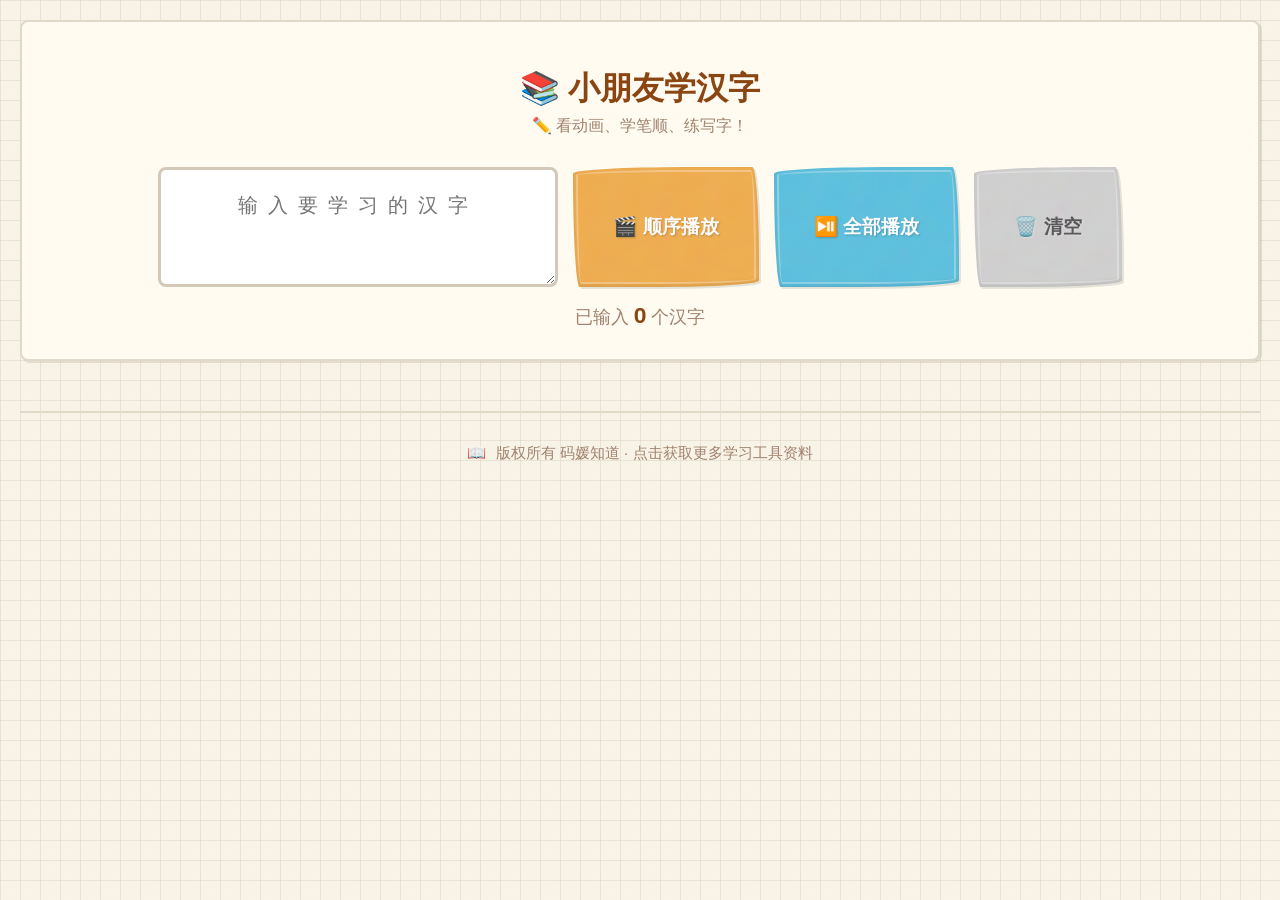
<file: chinese-stroke-buddy.html>
<!DOCTYPE html>
<html lang="zh-CN">
<head>
    <meta charset="UTF-8">
    <meta name="viewport" content="width=device-width, initial-scale=1.0">

    <!-- SEO 基础标签 -->
    <title>小朋友学汉字 - 笔顺动画学习工具 | 免费在线汉字笔顺教学</title>
    <meta name="description" content="免费在线汉字笔顺学习工具，专为小朋友设计。展示汉字笔顺动画、拼音标注，支持多音字，帮助幼儿轻松学习汉字书写。">
    <meta name="keywords" content="小朋友学汉字,汉字笔顺,笔顺动画,汉字学习,儿童教育,拼音学习,多音字,识字教学,小学语文,汉字书写">
    <meta name="author" content="码媛知道">
    <meta name="robots" content="index, follow">

    <!-- Open Graph / Facebook -->
    <meta property="og:type" content="website">
    <meta property="og:title" content="小朋友学汉字 - 笔顺动画学习工具">
    <meta property="og:description" content="免费在线汉字笔顺学习工具，专为小朋友设计。展示汉字笔顺动画、拼音标注，支持多音字，帮助幼儿轻松学习汉字书写。">
    <meta property="og:image" content="">

    <!-- Twitter -->
    <meta name="twitter:card" content="summary_large_image">
    <meta name="twitter:title" content="小朋友学汉字 - 笔顺动画学习工具">
    <meta name="twitter:description" content="免费在线汉字笔顺学习工具，专为小朋友设计。展示汉字笔顺动画、拼音标注，支持多音字，帮助幼儿轻松学习汉字书写。">

    <!-- 结构化数据 -->
    <script type="application/ld+json">
    {
      "@context": "https://schema.org",
      "@type": "WebApplication",
      "name": "小朋友学汉字",
      "description": "免费在线汉字笔顺学习工具，专为小朋友设计",
      "applicationCategory": "EducationalApplication",
      "operatingSystem": "Web Browser",
      "offers": {
        "@type": "Offer",
        "price": "0",
        "priceCurrency": "CNY"
      },
      "author": {
        "@type": "Person",
        "name": "码媛知道"
      },
      "educationalUse": " homework",
      "educationalLevel": "Preschool",
      "learningResourceType": "Interactive tool"
    }
    </script>
    <!--
        HanziWriter 库
        原始来源: https://cdn.jsdelivr.net/npm/hanzi-writer@3.5/dist/hanzi-writer.min.js
        版本: 3.5
        本地化: lib/hanzi-writer.min.js
        更新日期: 2026-03-15
    -->
    <script src="lib/hanzi-writer.min.js"></script>
    <!--
        pinyin-pro 库
        原始来源: https://cdn.jsdelivr.net/npm/pinyin-pro@3.27.0/dist/index.js
        版本: 3.27.0
        本地化: lib/pinyin-pro.js
        更新日期: 2026-03-15
    -->
    <script src="lib/pinyin-pro.js"></script>
    <style>
        * {
            margin: 0;
            padding: 0;
            box-sizing: border-box;
        }

        body {
            font-family: 'Microsoft YaHei', 'SimHei', Arial, sans-serif;
            background-color: #f9f4e8;
            background-image:
                linear-gradient(rgba(200, 190, 170, 0.3) 1px, transparent 1px),
                linear-gradient(90deg, rgba(200, 190, 170, 0.3) 1px, transparent 1px);
            background-size: 20px 20px;
            min-height: 100vh;
            padding: 20px;
            position: relative;
        }

        /* 纸张纹理效果 */
        body::before {
            content: '';
            position: fixed;
            top: 0;
            left: 0;
            right: 0;
            bottom: 0;
            background: url('data:image/svg+xml,<svg xmlns="http://www.w3.org/2000/svg" width="100" height="100"><filter id="noise"><feTurbulence type="fractalNoise" baseFrequency="0.9" numOctaves="4" /></filter><rect width="100%" height="100%" filter="url(%23noise)" opacity="0.03"/></svg>');
            pointer-events: none;
            z-index: 0;
        }

        .container {
            max-width: 1400px;
            margin: 0 auto;
            position: relative;
            z-index: 1;
        }

        /* 标题样式 */
        .section-title {
            text-align: center;
            padding: 15px 20px;
            margin-bottom: 15px;
        }

        .section-title h1 {
            font-size: 2em;
            color: #8b4513;
            margin-bottom: 5px;
        }

        .section-title p {
            font-size: 1em;
            color: #a0826d;
        }

        /* 输入区域 */
        .input-section {
            background: #fffbf0;
            padding: 30px;
            border-radius: 8px;
            margin-bottom: 30px;
            box-shadow: 2px 2px 0 rgba(180, 170, 150, 0.3);
            border: 2px solid #e0d8c8;
        }

        .input-section h2 {
            color: #8b4513;
            margin-bottom: 20px;
            font-size: 1.5em;
            text-align: center;
        }

        .input-box {
            display: flex;
            gap: 15px;
            justify-content: center;
            flex-wrap: wrap;
        }

        #charInput {
            width: 100%;
            max-width: 400px;
            padding: 18px 25px;
            font-size: 1.5em;
            border: 3px solid #d4c8b8;
            border-radius: 8px;
            outline: none;
            text-align: center;
            letter-spacing: 10px;
            transition: all 0.2s;
            min-height: 120px;
            resize: vertical;
            line-height: 1.8;
            background: #ffffff;
        }

        #charInput:focus {
            border-color: #b8a888;
            box-shadow: 0 0 0 3px rgba(180, 170, 150, 0.1);
        }

        .btn {
            padding: 18px 40px;
            font-size: 1.2em;
            border: none;
            border-radius: 255px 15px 225px 15px / 15px 225px 15px 255px;
            cursor: pointer;
            transition: all 0.2s;
            font-weight: bold;
            position: relative;
            /* 手绘边框效果 */
            box-shadow:
                2px 2px 0 rgba(0, 0, 0, 0.1),
                inset 0 -2px 5px rgba(0, 0, 0, 0.1);
        }

        /* 按钮内边框 - 模拟蜡笔手绘 */
        .btn::before {
            content: '';
            position: absolute;
            top: 3px;
            left: 3px;
            right: 3px;
            bottom: 3px;
            border: 2px solid rgba(255, 255, 255, 0.3);
            border-radius: 250px 12px 220px 12px / 12px 220px 12px 250px;
            pointer-events: none;
        }

        /* 蜡笔纹理 */
        .btn::after {
            content: '';
            position: absolute;
            top: 0;
            left: 0;
            right: 0;
            bottom: 0;
            background: url('data:image/svg+xml,<svg xmlns="http://www.w3.org/2000/svg" width="100" height="100"><filter id="crayon"><feTurbulence type="fractalNoise" baseFrequency="0.04" numOctaves="5" /></filter><rect width="100%" height="100%" filter="url(%23crayon)" opacity="0.15"/></svg>');
            border-radius: inherit;
            pointer-events: none;
            opacity: 0.5;
        }

        .btn-primary {
            background: #5cb85c;
            color: white;
            text-shadow: 1px 1px 2px rgba(0, 0, 0, 0.2);
        }

        .btn-primary:hover {
            transform: rotate(-1deg) scale(1.02);
            background: #4cae4c;
        }

        .btn-primary:active {
            transform: rotate(1deg) scale(0.98);
        }

        .btn-clear {
            background: #d0d0d0;
            color: #555;
            text-shadow: 1px 1px 2px rgba(255, 255, 255, 0.3);
        }

        .btn-clear:hover {
            transform: rotate(1deg) scale(1.02);
            background: #c0c0c0;
        }

        .btn-clear:active {
            transform: rotate(-1deg) scale(0.98);
        }

        .btn-batch {
            background: #f0ad4e;
            color: white;
            text-shadow: 1px 1px 2px rgba(0, 0, 0, 0.2);
        }

        .btn-batch:hover {
            transform: rotate(-0.5deg) scale(1.02);
            background: #ec971f;
        }

        .btn-batch:active {
            transform: rotate(0.5deg) scale(0.98);
        }

        .btn-batch-all {
            background: #5bc0de;
            color: white;
            text-shadow: 1px 1px 2px rgba(0, 0, 0, 0.2);
        }

        .btn-batch-all:hover {
            transform: rotate(0.5deg) scale(1.02);
            background: #31b0d5;
        }

        .btn-batch-all:active {
            transform: rotate(-0.5deg) scale(0.98);
        }

        .char-count {
            text-align: center;
            margin-top: 15px;
            color: #a0826d;
            font-size: 1.1em;
        }

        .char-count span {
            color: #8b4513;
            font-weight: bold;
            font-size: 1.3em;
        }

        /* 汉字展示区域 */
        .display-section {
            display: none;
            margin-bottom: 30px;
        }

        .character-grid {
            display: grid;
            grid-template-columns: repeat(auto-fit, minmax(220px, 1fr));
            gap: 20px;
            margin-top: 20px;
        }

        .character-card {
            background: #fffbf0;
            border-radius: 8px;
            padding: 15px;
            box-shadow: 2px 2px 0 rgba(180, 170, 150, 0.3);
            transition: transform 0.2s;
            border: 2px solid #e0d8c8;
        }

        .character-card:hover {
            transform: translate(-1px, -1px);
            box-shadow: 3px 3px 0 rgba(180, 170, 150, 0.3);
        }

        .card-header {
            text-align: center;
            margin-bottom: 20px;
            display: flex;
            flex-direction: column;
            align-items: center;
            gap: 15px;
        }

        .card-header h3 {
            font-size: 3em;
            color: #8b4513;
            margin-bottom: 5px;
        }

        /* 拼音样式 */
        .pinyin {
            font-size: 1.8em;
            color: #d35400;
            font-weight: bold;
            margin-bottom: 15px;
            letter-spacing: 2px;
        }

        .card-buttons {
            display: flex;
            gap: 10px;
            justify-content: center;
            flex-wrap: wrap;
        }

        .btn-sm {
            padding: 10px 15px;
            font-size: 1.3em;
            border-radius: 255px 15px 225px 15px / 15px 225px 15px 255px;
            border: none;
            cursor: pointer;
            transition: all 0.2s;
            font-weight: bold;
            min-width: 45px;
            position: relative;
            box-shadow:
                2px 2px 0 rgba(0, 0, 0, 0.1),
                inset 0 -2px 5px rgba(0, 0, 0, 0.1);
        }

        .btn-sm::before {
            content: '';
            position: absolute;
            top: 2px;
            left: 2px;
            right: 2px;
            bottom: 2px;
            border: 2px solid rgba(255, 255, 255, 0.3);
            border-radius: 250px 12px 220px 12px / 12px 220px 12px 250px;
            pointer-events: none;
        }

        .btn-sm::after {
            content: '';
            position: absolute;
            top: 0;
            left: 0;
            right: 0;
            bottom: 0;
            background: url('data:image/svg+xml,<svg xmlns="http://www.w3.org/2000/svg" width="100" height="100"><filter id="crayon2"><feTurbulence type="fractalNoise" baseFrequency="0.04" numOctaves="5" /></filter><rect width="100%" height="100%" filter="url(%23crayon2)" opacity="0.15"/></svg>');
            border-radius: inherit;
            pointer-events: none;
            opacity: 0.5;
        }

        .btn-animate {
            background: #5cb85c;
            color: white;
            text-shadow: 1px 1px 2px rgba(0, 0, 0, 0.2);
        }

        .btn-animate:hover {
            transform: rotate(-2deg) scale(1.05);
            background: #4cae4c;
        }

        .btn-animate:active {
            transform: rotate(2deg) scale(0.95);
        }

        .btn-speak {
            background: #f0ad4e;
            color: white;
            text-shadow: 1px 1px 2px rgba(0, 0, 0, 0.2);
        }

        .btn-speak:hover {
            transform: rotate(2deg) scale(1.05);
            background: #ec971f;
        }

        .btn-speak:active {
            transform: rotate(-2deg) scale(0.95);
        }

        /* 田字格样式 */
        .tianzige-container {
            display: flex;
            justify-content: center;
            align-items: center;
            margin: 20px auto;
            position: relative;
        }

        .tianzige {
            position: absolute;
            background: #fff;
            border: 3px solid #d4a574;
            border-radius: 4px;
            z-index: 1;
            box-sizing: border-box;
            pointer-events: none;
        }

        /* 田字格的虚线 */
        .tianzige::before,
        .tianzige::after {
            content: '';
            position: absolute;
            background: #ddd;
            z-index: 1;
        }

        .tianzige::before {
            width: 100%;
            height: 2px;
            top: 50%;
            left: 0;
            border-top: 2px dashed #d4a574;
            border-bottom: none;
        }

        .tianzige::after {
            width: 2px;
            height: 100%;
            left: 50%;
            top: 0;
            border-left: 2px dashed #d4a574;
            border-right: none;
        }

        .tianzige-container svg {
            position: relative;
            z-index: 2;
            max-width: 100%;
            height: auto;
            display: block;
        }

        /* 提示信息 */
        .info-message {
            background: #fff3cd;
            border: 3px solid #ffc107;
            border-radius: 15px;
            padding: 20px;
            margin-bottom: 20px;
            text-align: center;
        }

        .info-message p {
            color: #856404;
            font-size: 1.1em;
        }

        /* 动画中的提示 */
        .tianzige-container.animating::after {
            content: '✏️ 书写中...';
            position: absolute;
            top: -30px;
            left: 50%;
            transform: translateX(-50%);
            background: #5a9f3c;
            color: white;
            padding: 5px 15px;
            border-radius: 4px;
            font-size: 0.9em;
            animation: pulse 1s infinite;
            white-space: nowrap;
            border: 2px solid #4a8a2c;
        }

        @keyframes pulse {
            0%, 100% { opacity: 1; }
            50% { opacity: 0.6; }
        }

        /* 错误提示 */
        .error-message {
            background: #f8d7da;
            border: 3px solid #f5c6cb;
            border-radius: 15px;
            padding: 15px 20px;
            margin-bottom: 20px;
            text-align: center;
            display: none;
        }

        .error-message p {
            color: #721c24;
            font-size: 1.1em;
        }

        /* 响应式设计 */
        @media (max-width: 768px) {
            .header {
                padding: 20px 15px;
            }

            .header h1 {
                font-size: 1.5em;
            }

            .header p {
                font-size: 0.9em;
            }

            .input-section {
                padding: 20px 15px;
            }

            #charInput {
                font-size: 1.2em;
                padding: 12px 15px;
                letter-spacing: 5px;
                min-height: 100px;
            }

            .btn {
                padding: 12px 25px;
                font-size: 1em;
            }

            .character-grid {
                grid-template-columns: 1fr;
                gap: 15px;
            }

            .character-card {
                padding: 15px;
            }

            .card-header {
                align-items: center;
            }

            .card-header h3 {
                font-size: 2em;
                margin-bottom: 10px;
            }

            .pinyin {
                font-size: 1.3em;
            }

            .btn-sm {
                padding: 8px 15px;
                font-size: 0.9em;
            }

            .tianzige-container {
                margin: 10px auto;
            }
        }

        /* 超小屏幕适配 */
        @media (max-width: 375px) {
            .card-header h3 {
                font-size: 1.8em;
            }

            .pinyin {
                font-size: 1.1em;
            }

            .btn-sm {
                padding: 6px 12px;
                font-size: 0.85em;
            }
        }

        /* 版权信息样式 */
        .footer {
            text-align: center;
            padding: 30px 20px;
            margin-top: 50px;
            border-top: 2px solid #e0d8c8;
        }

        .footer-link {
            color: #a0826d;
            cursor: pointer;
            transition: color 0.2s;
            margin: 0;
            font-size: 0.95em;
        }

        .footer-link:hover {
            color: #8b4513;
        }

        .footer-link #toggleIcon {
            margin-right: 5px;
        }

        /* 个人简介区域 */
        .profile-section {
            margin-top: 30px;
            padding-top: 20px;
            animation: slideDown 0.3s ease-out;
        }

        @keyframes slideDown {
            from {
                opacity: 0;
                transform: translateY(-20px);
            }
            to {
                opacity: 1;
                transform: translateY(0);
            }
        }

        .profile-text {
            font-size: 1.1em;
            line-height: 1.8;
            color: #8b4513;
            margin-bottom: 30px;
        }

        /* 二维码容器 */
        .qrcode-container {
            display: flex;
            justify-content: center;
            gap: 30px;
            flex-wrap: wrap;
            margin-top: 20px;
        }

        .qrcode-item {
            text-align: center;
        }

        .qrcode-placeholder {
            width: 200px;
            height: auto;
            min-height: 200px;
            background: #f9f4e8;
            border: 2px dashed #d4a574;
            border-radius: 8px;
            display: flex;
            align-items: center;
            justify-content: center;
            margin-bottom: 10px;
            position: relative;
            overflow: hidden;
            padding: 10px;
            box-sizing: border-box;
        }

        .qrcode-placeholder img {
            width: 100%;
            height: auto;
            max-height: 400px;
            object-fit: contain;
            display: block;
        }

        .qrcode-placeholder span {
            color: #a0826d;
            font-size: 0.9em;
            padding: 20px;
            text-align: center;
        }

        .qrcode-item p {
            color: #8b4513;
            font-size: 1em;
            margin: 0;
        }

        /* 响应式调整 */
        @media (max-width: 768px) {
            .profile-text {
                font-size: 1em;
            }

            .qrcode-container {
                gap: 20px;
            }

            .qrcode-placeholder {
                width: 120px;
                height: 120px;
            }

            .qrcode-placeholder span {
                font-size: 0.8em;
                padding: 15px;
            }
        }

    </style>
</head>
<body>
    <div class="container">
        <header>
            <!-- 输入区域（包含标题） -->
            <section class="input-section">
                <div class="section-title">
                    <h1>📚 小朋友学汉字</h1>
                    <p>✏️ 看动画、学笔顺、练写字！</p>
                </div>
                <div class="input-box">
                    <textarea
                        id="charInput"
                        placeholder="输入要学习的汉字"
                        aria-label="输入要学习的汉字"
                    ></textarea>
                    <button class="btn btn-batch" id="batchBtn" aria-label="顺序播放">🎬 顺序播放</button>
                    <button class="btn btn-batch-all" id="batchAllBtn" aria-label="全部播放">⏯️ 全部播放</button>
                    <button class="btn btn-clear" id="clearBtn" aria-label="清空">🗑️ 清空</button>
                </div>
                <div class="char-count" aria-live="polite">
                    已输入 <span id="charCount">0</span> 个汉字
                </div>
            </section>
        </header>

        <main>

        <!-- 错误提示 -->
        <div class="error-message" id="errorMessage" role="alert" aria-live="assertive">
            <p id="errorText"></p>
        </div>

        <!-- 汉字展示区域 -->
        <section class="display-section" id="displaySection" aria-label="汉字展示区域">
            <div class="character-grid" id="characterGrid"></div>
        </section>
        </main>

        <!-- 版权信息 -->
        <footer>
        <div class="footer">
            <p class="footer-link" onclick="toggleProfile()">
                <span id="toggleIcon">📖</span>
                <span id="toggleText">版权所有 码媛知道 · 点击获取更多学习工具资料</span>
            </p>

            <!-- 个人简介 -->
            <!--
                使用说明：
                1. 将二维码图片命名为：wechat.png, douyin.png, xiaohongshu.png
                2. 将图片放在与 html 同级的 images 文件夹中
                3. 修改下方的占位符，将 <span> 标签替换为：
                   <img src="images/wechat.png" alt="微信二维码" onerror="this.style.display='none';this.previousElementSibling.style.display='block'">
                   <span style="display:none">微信二维码</span>
                4. 或者直接修改 src 属性指向你的图片URL
            -->
            <div class="profile-section" id="profileSection" style="display: none;">
                <div class="profile-text">
                    35 岁前端程序媛<br/>
                    用 AI 做少儿学习工具<br/>
                    分享普通人也能学会的 AI 小技巧<br/>
                    谢谢你这么优秀还关注我
                </div>

                <!-- 社交媒体二维码 -->
                <div class="qrcode-container">
                    <div class="qrcode-item">
                        <div class="qrcode-placeholder">
                            <img src="images/wechat.png" alt="微信二维码" onerror="this.style.display='none';this.nextElementSibling.style.display='block'">
                            <span style="display:none">微信二维码</span>
                        </div>
                        <p>微信</p>
                    </div>
                    <div class="qrcode-item">
                        <div class="qrcode-placeholder">
                            <img src="images/douyin.png" alt="抖音二维码" onerror="this.style.display='none';this.nextElementSibling.style.display='block'">
                            <span style="display:none">抖音二维码</span>
                        </div>
                        <p>抖音</p>
                    </div>
                    <div class="qrcode-item">
                        <div class="qrcode-placeholder">
                            <img src="images/xiaohongshu.png" alt="小红书二维码" onerror="this.style.display='none';this.nextElementSibling.style.display='block'">
                            <span style="display:none">小红书二维码</span>
                        </div>
                        <p>小红书</p>
                    </div>
                </div>
            </div>
        </footer>
    </div>

    <script>
        // 存储所有汉字的 writer 实例
        const writers = {};

        // 循环播放控制标志
        let isLoopPlaying = false;

        // 顺序播放控制标志
        let isBatchPlaying = false;

        // 动画锁 - 防止快速点击导致的冲突
        let animationLock = false;

        // 停止所有动画的函数
        window.stopAllAnimations = async function() {
            if (animationLock) {
                // 如果已经有锁，等待解锁
                while (animationLock) {
                    await new Promise(resolve => setTimeout(resolve, 50));
                }
            }

            // 设置锁
            animationLock = true;

            // 停止所有播放状态
            isBatchPlaying = false;
            isLoopPlaying = false;

            // 取消所有正在进行的 HanziWriter 动画
            for (let key in writers) {
                if (writers[key] && writers[key].cancelAnimation) {
                    try {
                        writers[key].cancelAnimation();
                    } catch (e) {
                        // 忽略错误
                    }
                }
            }

            // 移除所有动画中的标记
            const allContainers = document.querySelectorAll('[id^="tianzige-"]');
            allContainers.forEach(container => {
                container.classList.remove('animating');
            });

            // 重置按钮文字
            const batchAllBtn = document.getElementById('batchAllBtn');
            if (batchAllBtn) {
                batchAllBtn.textContent = '⏯️ 全部播放';
            }

            // 等待一下确保所有动画都已停止
            await new Promise(resolve => setTimeout(resolve, 200));

            // 释放锁
            animationLock = false;
        };

        // 所有函数定义 - 全局作用域
        window.clearAll = async function() {
            // 停止所有动画
            isLoopPlaying = false;
            isBatchPlaying = false;
            animationLock = false;

            // 取消所有动画
            for (let key in writers) {
                if (writers[key] && writers[key].cancelAnimation) {
                    try {
                        writers[key].cancelAnimation();
                    } catch (e) {
                        // 忽略错误
                    }
                }
            }

            document.getElementById('charInput').value = '';
            document.getElementById('charCount').textContent = '0';
            document.getElementById('displaySection').style.display = 'none';
            document.getElementById('characterGrid').innerHTML = '';
            document.getElementById('errorMessage').style.display = 'none';

            const batchAllBtn = document.getElementById('batchAllBtn');
            if (batchAllBtn) {
                batchAllBtn.textContent = '⏯️ 全部播放';
            }

            // 清空 writers
            for (let key in writers) {
                delete writers[key];
            }
        };

        window.showError = function(message) {
            const errorDiv = document.getElementById('errorMessage');
            const errorText = document.getElementById('errorText');
            errorText.textContent = message;
            errorDiv.style.display = 'block';
            setTimeout(function() {
                errorDiv.style.display = 'none';
            }, 3000);
        };

        window.loadCharacters = async function() {
            const input = document.getElementById('charInput').value.trim();

            if (!input) {
                showError('⚠️ 请先输入要学习的汉字！');
                return;
            }

            const characters = input.split('');
            const grid = document.getElementById('characterGrid');
            grid.innerHTML = '';
            // 清空 writers
            for (let key in writers) {
                delete writers[key];
            }

            // 显示展示区域
            document.getElementById('displaySection').style.display = 'block';

            // 为每个汉字创建卡片
            for (let i = 0; i < characters.length; i++) {
                const char = characters[i];
                await createCharacterCard(char, i);
            }

            // 滚动到展示区域
            document.getElementById('displaySection').scrollIntoView({ behavior: 'smooth' });
        };

        window.createCharacterCard = async function(char, index) {
            const grid = document.getElementById('characterGrid');

            // 获取所有拼音（包括多音字）
            const pinyinList = pinyinPro.pinyin(char, { toneType: 'symbol', type: 'array', multiple: true });
            const pinyin = pinyinList.join(' / ');

            // 根据屏幕宽度动态设置 SVG 参数
            const screenWidth = window.innerWidth;
            let svgWidth = 190;
            let svgHeight = 190;
            let padding = 2;  // 减小 padding 让汉字更大

            if (screenWidth <= 375) {
                // 超小屏幕
                svgWidth = 120;
                svgHeight = 120;
                padding = 1;
            } else if (screenWidth <= 768) {
                // 手机屏幕
                svgWidth = 140;
                svgHeight = 140;
                padding = 1;
            }

            const card = document.createElement('div');
            card.className = 'character-card';
            card.id = 'card-' + index;

            card.innerHTML =
                '<div class="card-header">' +
                    '<div class="card-buttons">' +
                        '<button class="btn-sm btn-animate" onclick="animateCharacter(' + index + ')">▶️ 播放</button> ' +
                        '<button class="btn-sm btn-speak" onclick="speakCharacter(\'' + char + '\')">🔊 朗读</button> ' +
                    '</div>' +
                    '<div class="pinyin">' + pinyin + '</div>' +
                '</div>' +
                '<div class="tianzige-container" id="tianzige-' + index + '" style="width:' + svgWidth + 'px;height:' + svgHeight + 'px">' +
                    '<div class="tianzige" style="width:' + svgWidth + 'px;height:' + svgHeight + 'px"></div>' +
                    '<svg id="character-target-' + index + '" width="' + svgWidth + '" height="' + svgHeight + '"></svg>' +
                '</div>';

            grid.appendChild(card);

            // 创建 HanziWriter 实例
            try {
                const writer = HanziWriter.create('character-target-' + index, char, {
                    width: svgWidth,
                    height: svgHeight,
                    padding: padding,
                    showOutline: true,
                    strokeAnimationSpeed: 1,
                    delayBetweenStrokes: 200,
                    strokeColor: '#2d3436',
                    radicalColor: '#ff6b6b',
                    outlineColor: '#dfe6e9',
                    showCharacter: false
                });

                writers[index] = writer;

                // 等待 writer 加载完成
                await writer.quiz();

                // 清除练习模式
                writers[index] = HanziWriter.create('character-target-' + index, char, {
                    width: svgWidth,
                    height: svgHeight,
                    padding: padding,
                    showOutline: true,
                    strokeAnimationSpeed: 1,
                    delayBetweenStrokes: 200,
                    strokeColor: '#2d3436',
                    radicalColor: '#ff6b6b',
                    outlineColor: '#dfe6e9',
                    showCharacter: false
                });

            } catch (error) {
                console.error('加载汉字失败:', char, error);
                document.getElementById('tianzige-' + index).innerHTML =
                    '<p style="text-align: center; color: #e74c3c;">😅 这个汉字暂时无法加载</p>';
            }
        };

        window.animateCharacter = function(index) {
            const writer = writers[index];
            const tianzigeContainer = document.getElementById('tianzige-' + index);

            if (!writer) {
                showError('⚠️ 请等待汉字加载完成！');
                return;
            }

            // 添加动画中的标记
            tianzigeContainer.classList.add('animating');

            // 直接使用现有实例播放动画，避免重复创建
            writer.animateCharacter({
                onComplete: function() {
                    tianzigeContainer.classList.remove('animating');
                }
            });
        };

        window.speakCharacter = function(char) {
            if ('speechSynthesis' in window) {
                // 停止当前正在播放的语音
                window.speechSynthesis.cancel();

                const utterance = new SpeechSynthesisUtterance(char);
                utterance.lang = 'zh-CN';
                utterance.rate = 0.8;
                utterance.pitch = 1.2;

                window.speechSynthesis.speak(utterance);
            } else {
                showError('⚠️ 您的浏览器不支持语音朗读功能');
            }
        };

        window.batchAnimate = async function() {
            const input = document.getElementById('charInput').value.trim();

            if (!input) {
                showError('⚠️ 请先输入要学习的汉字！');
                return;
            }

            // 检查锁状态，防止重复点击
            if (animationLock) {
                showError('⏳ 请等待当前动画停止...');
                return;
            }

            // 如果正在播放，先停止所有动画
            if (isBatchPlaying || isLoopPlaying) {
                await stopAllAnimations();
            }

            // 设置播放状态
            isBatchPlaying = true;

            // 获取所有汉字
            const characters = input.split('');

            // 如果还没有加载汉字，先加载
            if (Object.keys(writers).length === 0 || Object.keys(writers).length !== characters.length) {
                await loadCharacters();
                // 等待一下确保所有 writer 都创建完成
                await new Promise(resolve => setTimeout(resolve, 500));
            }

            // 依次播放每个汉字的动画
            for (let i = 0; i < characters.length; i++) {
                // 检查是否被中断
                if (!isBatchPlaying) {
                    return;
                }

                await new Promise(function(resolve) {
                    const writer = writers[i];
                    const tianzigeContainer = document.getElementById('tianzige-' + i);

                    if (!writer) {
                        console.error('Writer not found for index:', i);
                        resolve();
                        return;
                    }

                    // 添加动画中的标记
                    tianzigeContainer.classList.add('animating');

                    // 直接使用现有实例播放动画，避免重复创建
                    writer.animateCharacter({
                        onComplete: function() {
                            tianzigeContainer.classList.remove('animating');
                            resolve();
                        }
                    });
                });

                // 每个汉字之间稍微停顿一下
                await new Promise(r => setTimeout(r, 300));
            }

            // 播放完成
            isBatchPlaying = false;
            showError('🎉 顺序播放完成！');
        };

        window.batchAnimateTogether = async function() {
            const input = document.getElementById('charInput').value.trim();

            if (!input) {
                showError('⚠️ 请先输入要学习的汉字！');
                return;
            }

            // 检查锁状态，防止重复点击
            if (animationLock) {
                showError('⏳ 请等待当前动画停止...');
                return;
            }

            // 如果正在循环播放，停止并退出
            if (isLoopPlaying) {
                await stopAllAnimations();
                showError('⏹️ 已停止循环播放');
                return;
            }

            // 如果正在顺序播放，先停止
            if (isBatchPlaying) {
                await stopAllAnimations();
            }

            // 设置循环播放状态
            isLoopPlaying = true;

            // 更新按钮文字
            const batchAllBtn = document.getElementById('batchAllBtn');
            batchAllBtn.textContent = '⏸️ 停止循环';
            showError('🔄 开始循环播放');

            // 获取所有汉字
            const characters = input.split('');

            // 如果还没有加载汉字，先加载
            if (Object.keys(writers).length === 0 || Object.keys(writers).length !== characters.length) {
                await loadCharacters();
                // 等待一下确保所有 writer 都创建完成
                await new Promise(resolve => setTimeout(resolve, 500));
            }

            // 循环播放函数
            const loopAnimate = async function() {
                while (isLoopPlaying) {
                    // 同时播放所有汉字的动画
                    const promises = characters.map(function(char, index) {
                        return new Promise(function(resolve) {
                            if (!isLoopPlaying) {
                                resolve();
                                return;
                            }

                            const tianzigeContainer = document.getElementById('tianzige-' + index);

                            if (!writers[index]) {
                                console.error('Writer not found for index:', index);
                                resolve();
                                return;
                            }

                            // 添加动画中的标记
                            tianzigeContainer.classList.add('animating');

                            // 直接使用现有实例播放动画，避免重复创建
                            writers[index].animateCharacter({
                                onComplete: function() {
                                    if (isLoopPlaying) {
                                        tianzigeContainer.classList.remove('animating');
                                    }
                                    resolve();
                                }
                            });
                        });
                    });

                    // 等待所有动画完成
                    await Promise.all(promises);

                    // 如果还在循环状态，等待一小段时间后继续下一轮
                    if (isLoopPlaying) {
                        await new Promise(resolve => setTimeout(resolve, 500));
                    }
                }

                // 循环结束，恢复按钮文字
                batchAllBtn.textContent = '⏯️ 全部播放';
            };

            // 开始循环
            loopAnimate();
        };

        // 切换个人简介显示/隐藏
        window.toggleProfile = function() {
            const profileSection = document.getElementById('profileSection');
            const toggleText = document.getElementById('toggleText');
            const toggleIcon = document.getElementById('toggleIcon');

            if (profileSection.style.display === 'none') {
                profileSection.style.display = 'block';
                toggleText.textContent = '收起简介';
                toggleIcon.textContent = '📕';
            } else {
                profileSection.style.display = 'none';
                toggleText.textContent = '版权所有 码媛知道 · 点击获取更多学习工具资料';
                toggleIcon.textContent = '📖';
            }
        };

        // DOM 加载完成后初始化
        document.addEventListener('DOMContentLoaded', function() {
            console.log('页面加载完成，初始化事件监听器');

            // 监听输入，实时更新字符计数
            const charInput = document.getElementById('charInput');

            if (charInput) {
                // 输入事件 - 只更新计数，不做过滤
                charInput.addEventListener('input', function(e) {
                    const value = e.target.value;
                    document.getElementById('charCount').textContent = value.length;
                });

                // 失去焦点时 - 过滤非汉字字符
                charInput.addEventListener('blur', function(e) {
                    const value = e.target.value;
                    const filteredValue = value.replace(/[^\u4e00-\u9fa5]/g, '');
                    if (value !== filteredValue) {
                        e.target.value = filteredValue;
                        document.getElementById('charCount').textContent = filteredValue.length;
                    }
                });
            }

            // 绑定按钮事件
            const clearBtn = document.getElementById('clearBtn');
            const batchBtn = document.getElementById('batchBtn');
            const batchAllBtn = document.getElementById('batchAllBtn');

            if (batchBtn) {
                batchBtn.addEventListener('click', function() {
                    console.log('顺序播放按钮被点击');
                    batchAnimate();
                });
            }

            if (batchAllBtn) {
                batchAllBtn.addEventListener('click', function() {
                    console.log('全部播放按钮被点击');
                    batchAnimateTogether();
                });
            }

            if (clearBtn) {
                clearBtn.addEventListener('click', function() {
                    console.log('清空按钮被点击');
                    clearAll();
                });
            }

            console.log('所有事件监听器已绑定');
        });
    </script>
</body>
</html>
</file>
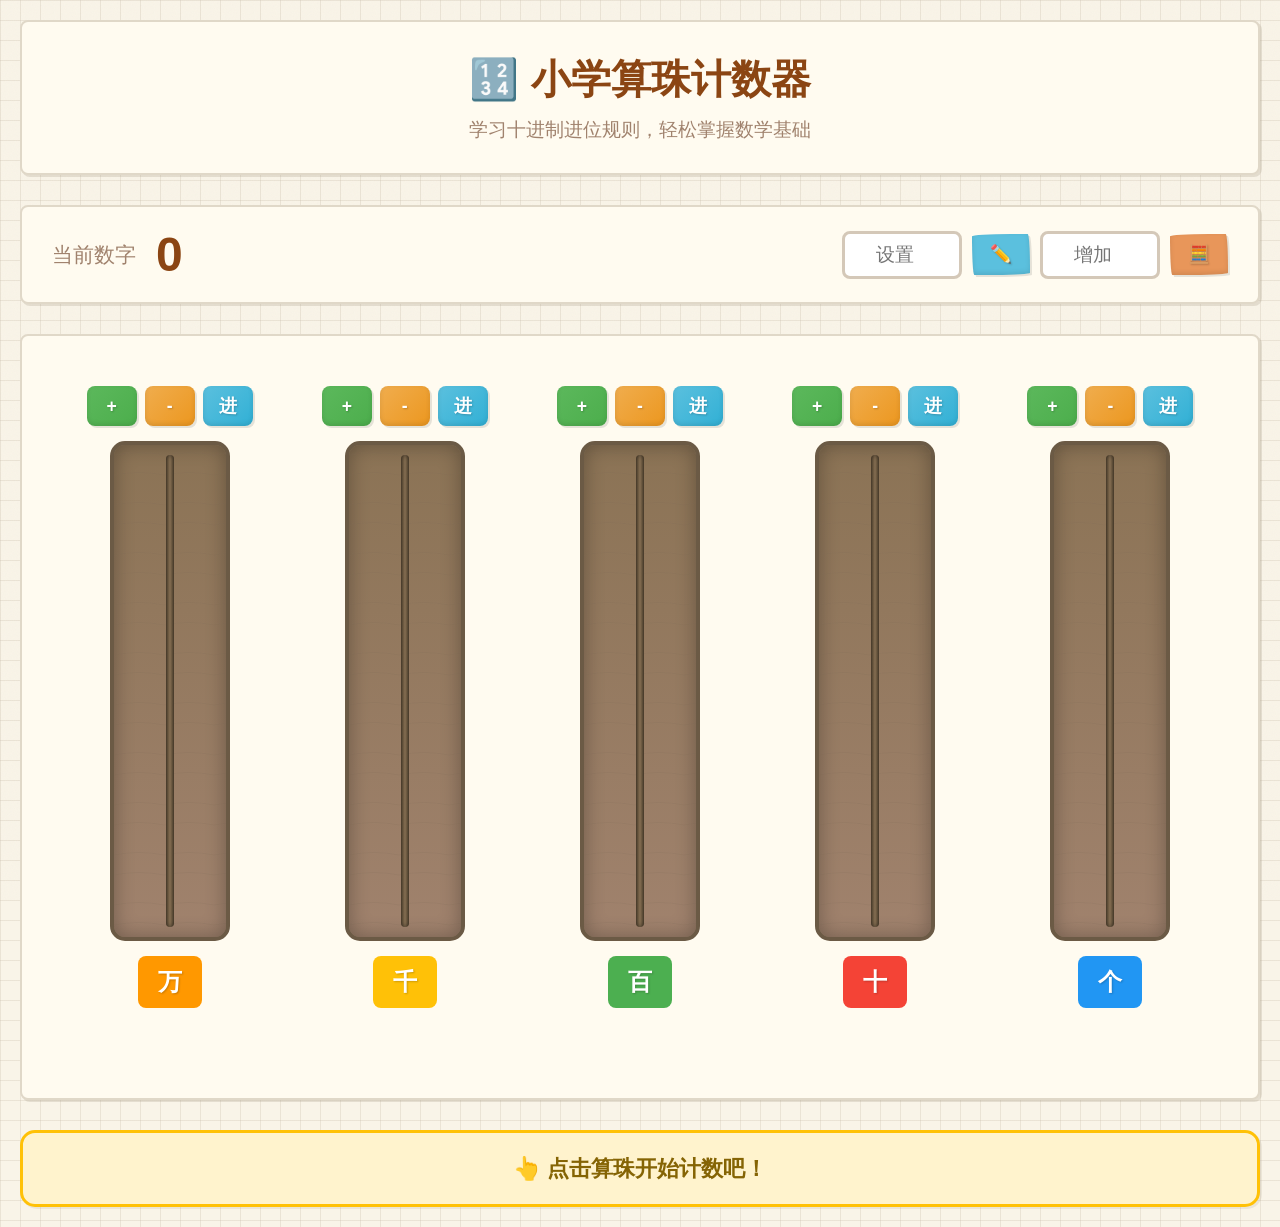
<file: counter-tool.html>
<!DOCTYPE html>
<html lang="zh-CN">
<head>
    <meta charset="UTF-8">
    <meta name="viewport" content="width=device-width, initial-scale=1.0">
    <title>🔢 小学算珠计数器 - 进位教学工具</title>
    <style>
        * {
            margin: 0;
            padding: 0;
            box-sizing: border-box;
        }

        body {
            font-family: 'Microsoft YaHei', 'SimHei', Arial, sans-serif;
            background-color: #f9f4e8;
            background-image:
                linear-gradient(rgba(200, 190, 170, 0.3) 1px, transparent 1px),
                linear-gradient(90deg, rgba(200, 190, 170, 0.3) 1px, transparent 1px);
            background-size: 20px 20px;
            min-height: 100vh;
            padding: 20px;
            position: relative;
        }

        /* 纸张纹理效果 */
        body::before {
            content: '';
            position: fixed;
            top: 0;
            left: 0;
            right: 0;
            bottom: 0;
            background: url('data:image/svg+xml,<svg xmlns="http://www.w3.org/2000/svg" width="100" height="100"><filter id="noise"><feTurbulence type="fractalNoise" baseFrequency="0.9" numOctaves="4" /></filter><rect width="100%" height="100%" filter="url(%23noise)" opacity="0.03"/></svg>');
            pointer-events: none;
            z-index: 0;
        }

        .container {
            max-width: 1400px;
            margin: 0 auto;
            position: relative;
            z-index: 1;
        }

        /* 标题样式 */
        .header {
            text-align: center;
            padding: 30px 20px;
            background: #fffbf0;
            border-radius: 8px;
            margin-bottom: 30px;
            box-shadow: 2px 2px 0 rgba(180, 170, 150, 0.3);
            border: 2px solid #e0d8c8;
        }

        .header h1 {
            font-size: 2.5em;
            color: #8b4513;
            margin-bottom: 10px;
        }

        .header p {
            font-size: 1.2em;
            color: #a0826d;
        }

        /* 控制区域 */
        .controls {
            background: #fffbf0;
            padding: 20px 30px;
            border-radius: 8px;
            margin-bottom: 30px;
            box-shadow: 2px 2px 0 rgba(180, 170, 150, 0.3);
            border: 2px solid #e0d8c8;
            display: flex;
            justify-content: center;
            align-items: center;
            gap: 20px;
            flex-wrap: wrap;
        }

        .mode-selector {
            display: flex;
            gap: 15px;
            align-items: center;
        }

        .mode-label {
            font-size: 1.3em;
            color: #8b4513;
            font-weight: bold;
        }

        .mode-btn {
            padding: 12px 25px;
            font-size: 1.1em;
            border: none;
            cursor: pointer;
            transition: all 0.2s;
            font-weight: bold;
            position: relative;
            box-shadow:
                2px 2px 0 rgba(0, 0, 0, 0.1),
                inset 0 -2px 5px rgba(0, 0, 0, 0.1);
        }

        .mode-btn::before {
            content: '';
            position: absolute;
            top: 3px;
            left: 3px;
            right: 3px;
            bottom: 3px;
            border: 2px solid rgba(255, 255, 255, 0.3);
            border-radius: 6px;
            pointer-events: none;
        }

        .mode-btn.auto {
            background: #5cb85c;
            color: white;
            text-shadow: 1px 1px 2px rgba(0, 0, 0, 0.2);
        }

        .mode-btn.auto.active {
            background: #4cae4c;
            box-shadow: 3px 3px 0 rgba(0, 0, 0, 0.15);
        }

        .mode-btn.manual {
            background: #f0ad4e;
            color: white;
            text-shadow: 1px 1px 2px rgba(0, 0, 0, 0.2);
        }

        .mode-btn.manual.active {
            background: #ec971f;
            box-shadow: 3px 3px 0 rgba(0, 0, 0, 0.15);
        }

        .reset-btn {
            padding: 12px 30px;
            font-size: 1.1em;
            background: #d0d0d0;
            color: #555;
            text-shadow: 1px 1px 2px rgba(255, 255, 255, 0.3);
            border: none;
            border-radius: 255px 15px 225px 15px / 15px 225px 15px 255px;
            cursor: pointer;
            transition: all 0.2s;
            font-weight: bold;
            box-shadow:
                2px 2px 0 rgba(0, 0, 0, 0.1),
                inset 0 -2px 5px rgba(0, 0, 0, 0.1);
        }

        .reset-btn:hover {
            transform: rotate(1deg) scale(1.02);
            background: #c0c0c0;
        }

        /* 数字显示区域 */
        .number-display {
            background: #fffbf0;
            padding: 20px 30px;
            border-radius: 8px;
            margin-bottom: 30px;
            box-shadow: 2px 2px 0 rgba(180, 170, 150, 0.3);
            border: 2px solid #e0d8c8;
            display: flex;
            align-items: center;
            justify-content: space-between;
            gap: 20px;
            flex-wrap: wrap;
        }

        .number-display .label {
            font-size: 1.3em;
            color: #a0826d;
            margin-bottom: 0;
        }

        .number-display .value {
            font-size: 3em;
            color: #8b4513;
            font-weight: bold;
            letter-spacing: 10px;
            margin-bottom: 0;
        }

        /* 输入区域 */
        .input-area {
            display: flex;
            justify-content: center;
            align-items: center;
            gap: 10px;
            flex-wrap: wrap;
        }

        .input-group {
            display: flex;
            align-items: center;
            gap: 10px;
        }

        .input-group label {
            font-size: 1.2em;
            color: #8b4513;
            font-weight: bold;
        }

        .input-area input {
            padding: 10px 15px;
            font-size: 1.2em;
            border: 3px solid #d4c8b8;
            border-radius: 8px;
            outline: none;
            text-align: center;
            width: 120px;
            background: #ffffff;
            transition: all 0.2s;
        }

        .input-area input:focus {
            border-color: #b8a888;
            box-shadow: 0 0 0 3px rgba(180, 170, 150, 0.1);
        }

        .input-area .btn {
            padding: 10px 18px;
            font-size: 1.1em;
            color: white;
            text-shadow: 1px 1px 2px rgba(0, 0, 0, 0.2);
            border: none;
            border-radius: 255px 15px 225px 15px / 15px 225px 15px 255px;
            cursor: pointer;
            transition: all 0.2s;
            font-weight: bold;
            box-shadow:
                2px 2px 0 rgba(0, 0, 0, 0.1),
                inset 0 -2px 5px rgba(0, 0, 0, 0.1);
        }

        .input-area .btn:hover {
            transform: rotate(0.5deg) scale(1.02);
        }

        .input-area .set-btn {
            background: #5bc0de;
        }

        .input-area .set-btn:hover {
            background: #31b0d5;
        }

        .input-area .calc-btn {
            background: #e8965a;
        }

        .input-area .calc-btn:hover {
            background: #ec971f;
        }

        /* 等式显示 */
        .equation-display {
            font-size: 1.3em;
            color: #8b4513;
            font-weight: bold;
            text-align: center;
            min-height: 30px;
            flex: 1;
        }

        /* 算珠主容器 */
        .abacus-container {
            background: #fffbf0;
            padding: 40px;
            border-radius: 8px;
            box-shadow: 2px 2px 0 rgba(180, 170, 150, 0.3);
            border: 2px solid #e0d8c8;
            margin-bottom: 30px;
        }

        /* 算珠行 */
        .abacus-row {
            display: flex;
            justify-content: space-around;
            align-items: flex-start;
            gap: 20px;
            margin-bottom: 40px;
            position: relative;
        }

        /* 单个算珠列 */
        .bead-column {
            display: flex;
            flex-direction: column;
            align-items: center;
            flex: 1;
            position: relative;
            padding: 10px;
        }

        /* 算珠列标签 */
        .column-label {
            font-size: 1.5em;
            font-weight: bold;
            margin-top: 15px;
            padding: 10px 20px;
            border-radius: 8px;
            color: white;
            text-shadow: 1px 1px 2px rgba(0, 0, 0, 0.2);
        }

        .column-label.wan { background: #ff9800; }
        .column-label.qian { background: #ffc107; }
        .column-label.bai { background: #4caf50; }
        .column-label.shi { background: #f44336; }
        .column-label.ge { background: #2196f3; }

        /* 操作按钮区域 */
        .operation-buttons {
            display: flex;
            gap: 8px;
            margin-bottom: 15px;
            justify-content: center;
        }

        .operation-btn {
            padding: 8px 16px;
            font-size: 1.1em;
            font-weight: bold;
            border: none;
            border-radius: 8px;
            cursor: pointer;
            transition: all 0.2s;
            color: white;
            text-shadow: 1px 1px 2px rgba(0, 0, 0, 0.2);
            box-shadow:
                2px 2px 0 rgba(0, 0, 0, 0.1),
                inset 0 -2px 5px rgba(0, 0, 0, 0.1);
            min-width: 50px;
        }

        .operation-btn:hover {
            transform: translate(-1px, -1px);
            box-shadow: 3px 3px 0 rgba(0, 0, 0, 0.15);
        }

        .operation-btn:active {
            transform: translate(1px, 1px);
        }

        .operation-btn.add {
            background: linear-gradient(135deg, #5cb85c, #4cae4c);
        }

        .operation-btn.subtract {
            background: linear-gradient(135deg, #f0ad4e, #ec971f);
        }

        .operation-btn.carry {
            background: linear-gradient(135deg, #5bc0de, #31b0d5);
        }

        .operation-btn:disabled {
            opacity: 0.5;
            cursor: not-allowed;
            transform: none;
        }

        /* 算珠容器 */
        .bead-container {
            position: relative;
            width: 120px;
            min-height: 500px;
            background: linear-gradient(180deg, #8b7355 0%, #a0826d 100%);
            border-radius: 15px;
            padding: 15px;
            box-shadow: inset 0 0 20px rgba(0, 0, 0, 0.3);
            display: flex;
            flex-direction: column-reverse;
            gap: 3px;
            border: 4px solid #6b5a45;
        }

        /* 木纹效果 */
        .bead-container::before {
            content: '';
            position: absolute;
            top: 0;
            left: 0;
            right: 0;
            bottom: 0;
            background: url('data:image/svg+xml,<svg xmlns="http://www.w3.org/2000/svg" width="50" height="50"><rect width="50" height="50" fill="none"/><path d="M0 10 Q25 5 50 10" stroke="%23786550" stroke-width="0.5" fill="none" opacity="0.3"/><path d="M0 30 Q25 25 50 30" stroke="%23786550" stroke-width="0.5" fill="none" opacity="0.3"/></svg>');
            pointer-events: none;
            border-radius: 12px;
        }

        /* 算珠杆 */
        .bead-rod {
            position: absolute;
            top: 10px;
            bottom: 10px;
            left: 50%;
            transform: translateX(-50%);
            width: 8px;
            background: linear-gradient(90deg, #5a4a35 0%, #8b7355 50%, #5a4a35 100%);
            border-radius: 4px;
            z-index: 1;
            box-shadow: inset 0 0 5px rgba(0, 0, 0, 0.5);
        }

        /* 单个算珠 */
        .bead {
            width: 80px;
            height: 35px;
            border-radius: 50%;
            cursor: pointer;
            transition: all 0.3s ease;
            position: relative;
            z-index: 2;
            display: flex;
            align-items: center;
            justify-content: center;
            font-size: 1em;
            font-weight: bold;
            color: white;
            text-shadow: 1px 1px 2px rgba(0, 0, 0, 0.3);
            box-shadow:
                0 4px 8px rgba(0, 0, 0, 0.3),
                inset 0 2px 4px rgba(255, 255, 255, 0.3),
                inset 0 -2px 4px rgba(0, 0, 0, 0.2);
        }

        /* 算珠序号 */
        .bead-number {
            position: absolute;
            top: 50%;
            left: 50%;
            transform: translate(-50%, -50%);
            z-index: 3;
            font-size: 1.1em;
        }

        .bead::before {
            content: '';
            position: absolute;
            top: 3px;
            left: 10%;
            width: 80%;
            height: 40%;
            background: linear-gradient(180deg, rgba(255, 255, 255, 0.4) 0%, transparent 100%);
            border-radius: 50%;
        }

        .bead::after {
            content: '';
            position: absolute;
            top: 50%;
            left: 50%;
            transform: translate(-50%, -50%);
            width: 20px;
            height: 20px;
            background: rgba(0, 0, 0, 0.1);
            border-radius: 50%;
        }

        .bead:hover {
            transform: scale(1.05);
            box-shadow:
                0 6px 12px rgba(0, 0, 0, 0.4),
                inset 0 2px 4px rgba(255, 255, 255, 0.3),
                inset 0 -2px 4px rgba(0, 0, 0, 0.2);
        }

        .bead:active {
            transform: scale(0.95);
        }

        /* 算珠颜色 */
        .bead.wan { background: linear-gradient(135deg, #ffb74d 0%, #ff9800 100%); }
        .bead.qian { background: linear-gradient(135deg, #ffca28 0%, #ffc107 100%); }
        .bead.bai { background: linear-gradient(135deg, #66bb6a 0%, #4caf50 100%); }
        .bead.shi { background: linear-gradient(135deg, #ef5350 0%, #f44336 100%); }
        .bead.ge { background: linear-gradient(135deg, #42a5f5 0%, #2196f3 100%); }

        /* 高亮效果 */
        .bead-column.highlight {
            animation: highlight 0.6s ease;
        }

        @keyframes highlight {
            0%, 100% { transform: scale(1); }
            50% { transform: scale(1.05); }
        }

        /* 进位源列闪烁效果 */
        .bead-column.carry-source {
            animation: carryOut 1s ease;
        }

        @keyframes carryOut {
            0% { transform: scale(1); }
            25% { transform: scale(1.1); filter: brightness(1.3); }
            50% { transform: scale(1.05); }
            75% { transform: scale(1.1); filter: brightness(1.2); }
            100% { transform: scale(1); }
        }

        /* 进位列接收效果 */
        .bead-column.carry-target {
            animation: carryIn 1s ease;
        }

        @keyframes carryIn {
            0% { transform: scale(1); }
            25% { transform: scale(1.15); filter: brightness(1.5); }
            50% { transform: scale(0.95); }
            75% { transform: scale(1.1); filter: brightness(1.3); }
            100% { transform: scale(1); }
        }

        /* 算珠发光效果 */
        .bead.glow {
            animation: glow 0.8s ease;
        }

        @keyframes glow {
            0%, 100% {
                box-shadow:
                    0 4px 8px rgba(0, 0, 0, 0.3),
                    inset 0 2px 4px rgba(255, 255, 255, 0.3),
                    inset 0 -2px 4px rgba(0, 0, 0, 0.2);
            }
            50% {
                box-shadow:
                    0 8px 20px rgba(255, 215, 0, 0.8),
                    0 0 30px rgba(255, 215, 0, 0.6),
                    inset 0 2px 4px rgba(255, 255, 255, 0.5),
                    inset 0 -2px 4px rgba(0, 0, 0, 0.2);
                filter: brightness(1.3);
            }
        }

        /* 算珠消失动画 */
        .bead.fade-out {
            animation: fadeOut 1.5s ease forwards;
        }

        @keyframes fadeOut {
            0% {
                opacity: 1;
                transform: scale(1);
            }
            30% {
                opacity: 1;
                transform: scale(1.2);
                filter: brightness(1.5);
            }
            100% {
                opacity: 0;
                transform: scale(0) translateY(-50px);
                filter: brightness(2);
            }
        }

        /* 算珠出现动画 */
        .bead.fade-in {
            animation: fadeIn 0.8s ease;
        }

        @keyframes fadeIn {
            0% {
                opacity: 0;
                transform: scale(0);
            }
            50% {
                transform: scale(1.2);
            }
            100% {
                opacity: 1;
                transform: scale(1);
            }
        }

        /* 进位箭头动画 */
        .carry-arrow {
            position: fixed;
            font-size: 3em;
            color: #ffd700;
            text-shadow: 0 0 20px rgba(255, 215, 0, 0.8);
            z-index: 1000;
            animation: flyArrow 1.5s ease forwards;
            pointer-events: none;
        }

        @keyframes flyArrow {
            0% {
                opacity: 0;
                transform: translate(-50%, -50%) scale(0.5);
            }
            20% {
                opacity: 1;
                transform: translate(-50%, -50%) scale(1.2);
            }
            80% {
                opacity: 1;
            }
            100% {
                opacity: 0;
                transform: translate(-50%, -50%) scale(0.8);
            }
        }

        /* 星星粒子效果 */
        .sparkle {
            position: fixed;
            width: 20px;
            height: 20px;
            pointer-events: none;
            z-index: 1000;
            animation: sparkleAnim 1s ease forwards;
        }

        @keyframes sparkleAnim {
            0% {
                opacity: 0;
                transform: translate(-50%, -50%) scale(0) rotate(0deg);
            }
            50% {
                opacity: 1;
                transform: translate(-50%, -50%) scale(1.2) rotate(180deg);
            }
            100% {
                opacity: 0;
                transform: translate(-50%, -50%) scale(0) rotate(360deg);
            }
        }

        /* 提示消息 */
        .message-container {
            background: #fff3cd;
            border: 3px solid #ffc107;
            border-radius: 15px;
            padding: 20px 30px;
            text-align: center;
            min-height: 60px;
            display: flex;
            align-items: center;
            justify-content: center;
            box-shadow: 2px 2px 0 rgba(180, 170, 150, 0.2);
        }

        .message-text {
            font-size: 1.4em;
            color: #856404;
            font-weight: bold;
        }

        /* 响应式设计 */
        @media (max-width: 768px) {
            .header h1 { font-size: 1.8em; }
            .number-display { padding: 15px 20px; gap: 15px; }
            .number-display .value { font-size: 2em; letter-spacing: 5px; }
            .number-display .label { font-size: 1.1em; }
            .bead-container { width: 80px; min-height: 400px; }
            .bead { width: 55px; height: 25px; font-size: 1em; }
            .column-label { font-size: 1.2em; padding: 8px 15px; }
            .abacus-container { padding: 20px; }
            .operation-btn { padding: 6px 12px; font-size: 1em; min-width: 40px; }
        }

        @media (max-width: 480px) {
            .number-display { flex-direction: column; gap: 10px; padding: 15px; }
            .number-display .value { font-size: 1.8em; }
            .number-display .label { font-size: 1em; }
            .bead { width: 45px; height: 20px; font-size: 0.9em; }
            .bead-container { width: 60px; min-height: 350px; gap: 2px; }
            .column-label { font-size: 1em; padding: 5px 10px; }
            .operation-btn { padding: 5px 10px; font-size: 0.9em; min-width: 35px; }
            .operation-buttons { gap: 5px; }
        }
    </style>
</head>
<body>
    <div class="container">
        <!-- 标题 -->
        <div class="header">
            <h1>🔢 小学算珠计数器</h1>
            <p>学习十进制进位规则，轻松掌握数学基础</p>
        </div>

        <!-- 数字显示 -->
        <div class="number-display">
            <div class="label">当前数字</div>
            <div class="value" id="numberValue">0</div>
            <div class="equation-display" id="equationDisplay"></div>
            <div class="input-area">
                <input
                    type="number"
                    id="numberInput"
                    placeholder="设置"
                    min="0"
                    max="99999"
                    onkeypress="handleInputKeypress(event)"
                >
                <button class="btn set-btn" onclick="setNumber()">✏️</button>
                <input
                    type="number"
                    id="addInput"
                    placeholder="增加"
                    min="0"
                    max="99999"
                    onkeypress="handleAddKeypress(event)"
                >
                <button class="btn calc-btn" onclick="calculateAdd()">🧮</button>
            </div>
        </div>

        <!-- 算珠区域 -->
        <div class="abacus-container">
            <div class="abacus-row" id="abacusRow">
                <!-- 算珠列将由 JavaScript 动态生成 -->
            </div>
        </div>

        <!-- 提示消息 -->
        <div class="message-container">
            <div class="message-text" id="messageText">👆 点击算珠开始计数吧！</div>
        </div>
    </div>

    <script>
        // ==================== 全局变量 ====================
        let currentMode = 'auto'; // 当前模式：'auto' 或 'manual'
        const MAX_BEADS_AUTO = 10; // 自动模式每列最大算珠数
        const MAX_BEADS_MANUAL = 20; // 手动模式每列最大算珠数

        // 各位名称（从右到左）
        const POSITION_NAMES = ['个', '十', '百', '千', '万'];

        // 各位颜色类名
        const POSITION_CLASSES = ['ge', 'shi', 'bai', 'qian', 'wan'];

        // 各位当前算珠数量（从右到左：个、十、百、千、万）
        let beadCounts = [0, 0, 0, 0, 0];

        // ==================== 初始化 ====================
        document.addEventListener('DOMContentLoaded', function() {
            initializeAbacus();
        });

        /**
         * 初始化算珠界面
         */
        function initializeAbacus() {
            const abacusRow = document.getElementById('abacusRow');
            abacusRow.innerHTML = '';

            // 从左到右创建5列（万、千、百、十、个）
            for (let i = 4; i >= 0; i--) {
                const column = createBeadColumn(i);
                abacusRow.appendChild(column);
            }

            updateDisplay();
        }

        /**
         * 创建单个算珠列
         * @param {number} positionIndex 位置索引（0=个，1=十，2=百，3=千，4=万）
         */
        function createBeadColumn(positionIndex) {
            const column = document.createElement('div');
            column.className = 'bead-column';
            column.id = `column-${positionIndex}`;

            // 操作按钮区域（在顶部）
            const buttonContainer = document.createElement('div');
            buttonContainer.className = 'operation-buttons';

            // 加按钮
            const addBtn = document.createElement('button');
            addBtn.className = 'operation-btn add';
            addBtn.textContent = '+';
            addBtn.title = '加一颗';
            addBtn.onclick = () => addBead(positionIndex);
            buttonContainer.appendChild(addBtn);

            // 减按钮
            const subBtn = document.createElement('button');
            subBtn.className = 'operation-btn subtract';
            subBtn.textContent = '-';
            subBtn.title = '减一颗';
            subBtn.onclick = () => subtractBead(positionIndex);
            buttonContainer.appendChild(subBtn);

            // 进位按钮
            const carryBtn = document.createElement('button');
            carryBtn.className = 'operation-btn carry';
            carryBtn.textContent = '进';
            carryBtn.title = '进位（当前位-10，前一位+1）';
            carryBtn.onclick = () => manualCarry(positionIndex);
            buttonContainer.appendChild(carryBtn);

            column.appendChild(buttonContainer);

            // 算珠容器
            const beadContainer = document.createElement('div');
            beadContainer.className = 'bead-container';

            // 算珠杆
            const rod = document.createElement('div');
            rod.className = 'bead-rod';
            beadContainer.appendChild(rod);

            column.appendChild(beadContainer);

            // 列标签（放在算珠容器下面）
            const label = document.createElement('div');
            label.className = `column-label ${POSITION_CLASSES[positionIndex]}`;
            label.textContent = POSITION_NAMES[positionIndex];
            column.appendChild(label);

            return column;
        }

        /**
         * 渲染指定列的算珠
         * @param {number} positionIndex 位置索引
         */
        function renderBeads(positionIndex) {
            const column = document.getElementById(`column-${positionIndex}`);
            const beadContainer = column.querySelector('.bead-container');
            const rod = beadContainer.querySelector('.bead-rod');

            // 清除现有算珠（保留杆）
            const existingBeads = beadContainer.querySelectorAll('.bead');
            existingBeads.forEach(bead => bead.remove());

            // 添加新算珠（插入到杆之前）
            for (let i = 0; i < beadCounts[positionIndex]; i++) {
                const bead = document.createElement('div');
                bead.className = `bead ${POSITION_CLASSES[positionIndex]}`;

                // 显示序号（从下往上，从1开始）
                const beadNumber = document.createElement('span');
                beadNumber.className = 'bead-number';
                beadNumber.textContent = i + 1;
                bead.appendChild(beadNumber);

                bead.onclick = () => handleBeadClick(positionIndex);

                // 将算珠插入到杆之前
                if (rod) {
                    beadContainer.insertBefore(bead, rod);
                } else {
                    beadContainer.appendChild(bead);
                }
            }
        }

        /**
         * 重新渲染所有算珠
         */
        function renderAllBeads() {
            for (let i = 0; i < 5; i++) {
                renderBeads(i);
            }
        }

        // ==================== 交互逻辑 ====================

        /**
         * 加一颗算珠
         * @param {number} positionIndex 位置索引
         */
        function addBead(positionIndex) {
            if (beadCounts[positionIndex] < 99) {
                beadCounts[positionIndex]++;
                renderBeads(positionIndex);
                updateDisplay();
                showMessage(`➕ ${POSITION_NAMES[positionIndex]}位加1颗，现在有${beadCounts[positionIndex]}颗`);
                highlightColumn(positionIndex);
            } else {
                showMessage(`⚠️ ${POSITION_NAMES[positionIndex]}位已经很多了！`);
            }
        }

        /**
         * 减一颗算珠
         * @param {number} positionIndex 位置索引
         */
        function subtractBead(positionIndex) {
            if (beadCounts[positionIndex] > 0) {
                beadCounts[positionIndex]--;
                renderBeads(positionIndex);
                updateDisplay();
                showMessage(`➖ ${POSITION_NAMES[positionIndex]}位减1颗，现在有${beadCounts[positionIndex]}颗`);
                highlightColumn(positionIndex);
            } else {
                showMessage(`⚠️ ${POSITION_NAMES[positionIndex]}位已经是0了，无法减少！`);
            }
        }

        /**
         * 手动进位
         * @param {number} positionIndex 位置索引
         */
        async function manualCarry(positionIndex) {
            if (positionIndex >= 4) {
                showMessage(`⚠️ ${POSITION_NAMES[positionIndex]}位是最高位，无法进位！`);
                return;
            }

            if (beadCounts[positionIndex] < 10) {
                showMessage(`⚠️ ${POSITION_NAMES[positionIndex]}位只有${beadCounts[positionIndex]}颗，不够10颗无法进位！`);
                return;
            }

            // 执行进位
            const beforeCount = beadCounts[positionIndex];
            const beforeNext = beadCounts[positionIndex + 1];

            showMessage(`⏸️ ${POSITION_NAMES[positionIndex]}位有${beforeCount}颗，准备进位...`);
            await sleep(1000);

            // 让10颗算珠渐变消失
            await fadeOutTenBeads(positionIndex);

            // 等待消失动画完成
            await sleep(500);

            // 更新算珠数量
            beadCounts[positionIndex] -= 10;
            beadCounts[positionIndex + 1] += 1;

            console.log(`进位前: ${POSITION_NAMES[positionIndex]}=${beforeCount}, ${POSITION_NAMES[positionIndex + 1]}=${beforeNext}`);
            console.log('进位后算珠数量:', beadCounts);

            // 重新渲染当前位
            renderBeads(positionIndex);

            // 等待一下再渲染前一位，让用户看清变化
            await sleep(300);

            // 渲染前一位（添加新算珠时带淡入动画）
            addBeadWithAnimation(positionIndex + 1);

            // 更新数字显示
            updateDisplay();

            // 在目标列添加进位动画
            const toColumn = document.getElementById(`column-${positionIndex + 1}`);
            if (toColumn) {
                toColumn.classList.add('carry-target');
                await sleep(1000);
                toColumn.classList.remove('carry-target');

                // 在目标列创建星星粒子
                const toRect = toColumn.getBoundingClientRect();
                createSparkles(toRect.left + toRect.width / 2, toRect.top + toRect.height / 2, 8);
            }

            showMessage(`✅ ${POSITION_NAMES[positionIndex]}位去掉10颗，${POSITION_NAMES[positionIndex + 1]}位加1颗！`);
            await sleep(2000);
        }

        /**
         * 添加算珠时带动画
         */
        function addBeadWithAnimation(positionIndex) {
            const column = document.getElementById(`column-${positionIndex}`);

            if (!column) {
                console.error(`列 column-${positionIndex} 不存在！`);
                return;
            }

            const beadContainer = column.querySelector('.bead-container');
            const rod = beadContainer.querySelector('.bead-rod');

            console.log(`渲染列 ${positionIndex}, 应该有 ${beadCounts[positionIndex]} 颗算珠`);

            // 清除现有算珠
            const existingBeads = beadContainer.querySelectorAll('.bead');
            existingBeads.forEach(bead => bead.remove());

            // 添加新算珠
            for (let i = 0; i < beadCounts[positionIndex]; i++) {
                const bead = document.createElement('div');
                bead.className = `bead ${POSITION_CLASSES[positionIndex]}`;

                // 显示序号
                const beadNumber = document.createElement('span');
                beadNumber.className = 'bead-number';
                beadNumber.textContent = i + 1;
                bead.appendChild(beadNumber);

                // 最上面的算珠（最后一个）添加淡入动画
                if (i === beadCounts[positionIndex] - 1) {
                    bead.classList.add('fade-in');
                }

                bead.onclick = () => handleBeadClick(positionIndex);

                // 将算珠插入到杆之前
                if (rod) {
                    beadContainer.insertBefore(bead, rod);
                } else {
                    beadContainer.appendChild(bead);
                }
            }

            console.log(`已渲染 ${beadCounts[positionIndex]} 颗算珠到列 ${positionIndex}`);
        }

        /**
         * 处理算珠点击事件
         * @param {number} positionIndex 位置索引
         */
        function handleBeadClick(positionIndex) {
            console.log('handleBeadClick 被调用，positionIndex:', positionIndex);

            if (positionIndex === undefined || positionIndex === null) {
                console.error('positionIndex 是 undefined！');
                return;
            }

            const maxBeads = currentMode === 'auto' ? MAX_BEADS_AUTO : MAX_BEADS_MANUAL;

            if (beadCounts[positionIndex] < maxBeads) {
                // 增加算珠
                incrementBead(positionIndex);
            } else if (currentMode === 'manual') {
                // 手动模式下，达到最大值时提示手动进位
                showMessage(`📌 ${POSITION_NAMES[positionIndex]}位已满${maxBeads}颗，请手动点击左边一位进行进位操作！`);
                highlightColumn(positionIndex);
            } else {
                // 自动模式下满10自动进位
                autoCarry(positionIndex);
            }
        }

        /**
         * 增加算珠
         * @param {number} positionIndex 位置索引
         */
        function incrementBead(positionIndex) {
            console.log('incrementBead 被调用，positionIndex:', positionIndex);
            beadCounts[positionIndex]++;
            renderBeads(positionIndex);
            updateDisplay();

            // 自动模式下检查是否需要进位
            if (currentMode === 'auto' && beadCounts[positionIndex] >= MAX_BEADS_AUTO) {
                autoCarry(positionIndex);
            }
        }

        /**
         * 自动进位处理
         * @param {number} positionIndex 位置索引
         */
        function autoCarry(positionIndex) {
            if (positionIndex >= 4) {
                showMessage('🎉 已经是最高位了！无法继续进位');
                return;
            }

            // 进位逻辑
            beadCounts[positionIndex] = 0;
            beadCounts[positionIndex + 1]++;

            // 显示进位提示
            showMessage(`📊 ${POSITION_NAMES[positionIndex]}位满10颗，向${POSITION_NAMES[positionIndex + 1]}位进1颗！`);

            // 高亮当前列和进位列
            highlightColumn(positionIndex);
            setTimeout(() => highlightColumn(positionIndex + 1), 300);

            // 重新渲染
            renderAllBeads();
            updateDisplay();

            // 检查是否需要连续进位
            if (currentMode === 'auto' && beadCounts[positionIndex + 1] >= MAX_BEADS_AUTO) {
                setTimeout(() => autoCarry(positionIndex + 1), 600);
            }
        }

        /**
         * 减少算珠（右键点击）
         * @param {number} positionIndex 位置索引
         */
        function decrementBead(positionIndex) {
            if (beadCounts[positionIndex] <= 0) {
                // 需要借位
                if (currentMode === 'auto') {
                    autoBorrow(positionIndex);
                } else {
                    showMessage(`📌 ${POSITION_NAMES[positionIndex]}位已经是0，无法减少！`);
                    highlightColumn(positionIndex);
                }
                return;
            }

            beadCounts[positionIndex]--;
            renderBeads(positionIndex);
            updateDisplay();
        }

        /**
         * 自动借位处理
         * @param {number} positionIndex 位置索引
         */
        function autoBorrow(positionIndex) {
            if (positionIndex >= 4) {
                showMessage('⚠️ 已经是最高位且为0，无法减少！');
                return;
            }

            // 检查高位是否有算珠可借
            if (beadCounts[positionIndex + 1] <= 0) {
                // 高位也是0，递归向更高位借
                autoBorrow(positionIndex + 1);
            }

            // 借位逻辑
            if (beadCounts[positionIndex + 1] > 0) {
                beadCounts[positionIndex + 1]--;
                beadCounts[positionIndex] = MAX_BEADS_AUTO - 1;

                // 显示借位提示
                showMessage(`📊 ${POSITION_NAMES[positionIndex]}位不够，从${POSITION_NAMES[positionIndex + 1]}位借1颗，${POSITION_NAMES[positionIndex]}位变为${MAX_BEADS_AUTO - 1}颗！`);

                // 高亮当前列和借位列
                highlightColumn(positionIndex);
                setTimeout(() => highlightColumn(positionIndex + 1), 300);

                // 重新渲染
                renderAllBeads();
                updateDisplay();
            }
        }

        // ==================== 辅助功能 ====================

        /**
         * 更新数字显示
         */
        function updateDisplay() {
            let total = 0;
            for (let i = 0; i < 5; i++) {
                total += beadCounts[i] * Math.pow(10, i);
            }

            const displayElement = document.getElementById('numberValue');
            displayElement.textContent = total.toLocaleString();
        }

        /**
         * 高亮显示指定列
         * @param {number} positionIndex 位置索引
         */
        function highlightColumn(positionIndex) {
            console.log('highlightColumn 被调用，positionIndex:', positionIndex);

            // 验证 positionIndex
            if (positionIndex === undefined || positionIndex === null || typeof positionIndex !== 'number') {
                console.error('highlightColumn: positionIndex 无效:', positionIndex);
                console.trace('调用栈：');
                return;
            }

            // 检查索引范围
            if (positionIndex < 0 || positionIndex > 4) {
                console.warn(`highlightColumn: positionIndex 超出范围: ${positionIndex}`);
                return;
            }

            const column = document.getElementById(`column-${positionIndex}`);

            // 检查列是否存在
            if (!column) {
                console.warn(`列 column-${positionIndex} 不存在`);
                return;
            }

            column.classList.add('highlight');

            setTimeout(() => {
                column.classList.remove('highlight');
            }, 600);
        }

        /**
         * 显示提示消息
         * @param {string} message 消息内容
         */
        function showMessage(message) {
            const messageElement = document.getElementById('messageText');
            messageElement.textContent = message;

            // 添加动画效果
            messageElement.style.animation = 'none';
            messageElement.offsetHeight; // 触发重排
            messageElement.style.animation = 'highlight 0.3s ease';
        }

        /**
         * 切换模式
         * @param {string} mode 模式：'auto' 或 'manual'
         */
        function setMode(mode) {
            currentMode = mode;

            // 更新按钮状态
            const autoBtn = document.querySelector('.mode-btn.auto');
            const manualBtn = document.querySelector('.mode-btn.manual');

            if (mode === 'auto') {
                autoBtn.classList.add('active');
                manualBtn.classList.remove('active');
                showMessage('🤖 已切换到自动进位模式，每列最多10颗');
            } else {
                manualBtn.classList.add('active');
                autoBtn.classList.remove('active');
                showMessage('✋ 已切换到手动进位模式，每列最多20颗');
            }

            // 重置计数
            resetAll();
        }

        /**
         * 重置所有计数
         */
        function resetAll() {
            beadCounts = [0, 0, 0, 0, 0];
            renderAllBeads();
            updateDisplay();
            showMessage('🔄 已重置归零，重新开始计数吧！');
            document.getElementById('numberInput').value = '';
        }

        /**
         * 设置指定数字（从输入框）
         */
        function setNumber() {
            const input = document.getElementById('numberInput');

            // 检查输入框是否有值
            if (!input.value) {
                console.log('setNumber 被调用但输入框为空，跳过');
                return;
            }

            let number = parseInt(input.value);

            console.log('========== setNumber 开始 ==========');
            console.log('输入值:', input.value, '解析后:', number);

            // 验证输入
            if (!input.value || input.value.trim() === '') {
                showMessage('⚠️ 请输入数字！');
                return;
            }

            if (isNaN(number)) {
                showMessage('⚠️ 请输入有效的数字！');
                return;
            }

            if (number < 0) {
                showMessage('⚠️ 数字不能为负数！');
                return;
            }

            if (number > 99999) {
                showMessage('⚠️ 数字不能超过 99999！');
                return;
            }

            // 计算各位的算珠数量
            for (let i = 0; i < 5; i++) {
                const divisor = Math.pow(10, i);
                beadCounts[i] = Math.floor((number / divisor)) % 10;
            }

            console.log('设置数字:', number);
            console.log('算珠数量:', beadCounts);

            // 重新渲染
            console.log('开始调用 renderAllBeads()');
            renderAllBeads();
            console.log('renderAllBeads() 完成');

            updateDisplay();
            clearEquation();
            showMessage(`✏️ 已设置数字为 ${number.toLocaleString()}`);

            console.log('========== setNumber 结束 ==========');

            // 清空输入框
            input.value = '';
        }

        /**
         * 处理输入框回车键
         */
        function handleInputKeypress(event) {
            if (event.key === 'Enter') {
                event.preventDefault();
                event.stopPropagation(); // 阻止事件冒泡
                console.log('回车键触发，调用 setNumber');
                setNumber();
                return false;
            }
        }

        /**
         * 处理增加输入框回车键
         */
        function handleAddKeypress(event) {
            if (event.key === 'Enter') {
                calculateAdd();
            }
        }

        /**
         * 计算加法并演示进位过程
         */
        function calculateAdd() {
            const input = document.getElementById('addInput');
            let addNumber = parseInt(input.value);

            // 验证输入
            if (isNaN(addNumber)) {
                showMessage('⚠️ 请输入有效的数字！');
                return;
            }

            if (addNumber < 0) {
                showMessage('⚠️ 增加的数字不能为负数！');
                return;
            }

            if (addNumber > 99999) {
                showMessage('⚠️ 增加的数字不能超过 99999！');
                return;
            }

            // 获取当前数字
            let currentNumber = 0;
            for (let i = 0; i < 5; i++) {
                currentNumber += beadCounts[i] * Math.pow(10, i);
            }

            const resultNumber = currentNumber + addNumber;

            if (resultNumber > 99999) {
                showMessage('⚠️ 结果超过 99999，无法计算！');
                return;
            }

            // 显示等式
            showEquation(currentNumber, addNumber, resultNumber);

            // 开始逐步演示加法过程
            demonstrateAddition(currentNumber, addNumber, resultNumber);

            // 清空输入框
            input.value = '';
        }

        /**
         * 显示加法等式
         */
        function showEquation(current, add, result) {
            const equationDisplay = document.getElementById('equationDisplay');
            equationDisplay.innerHTML = `${current} + ${add} = <span style="color: #e84393;">${result}</span>`;
        }

        /**
         * 清除等式显示
         */
        function clearEquation() {
            const equationDisplay = document.getElementById('equationDisplay');
            equationDisplay.innerHTML = '';
        }

        /**
         * 逐步演示加法进位过程
         */
        async function demonstrateAddition(current, add, result) {
            showMessage('🧮 开始计算加法...');

            // 临时保存当前算珠状态
            const tempCounts = [...beadCounts];

            // 将增加的数字分解到各位
            const addDigits = [];
            for (let i = 0; i < 5; i++) {
                addDigits[i] = Math.floor((add / Math.pow(10, i))) % 10;
            }

            // 第一步：累加所有位（不进位，可以超过10）
            for (let position = 0; position < 5; position++) {
                if (addDigits[position] === 0) continue;

                // 等待一下
                await sleep(1500);

                // 显示当前位要加的数量
                showMessage(`➕ ${POSITION_NAMES[position]}位加 ${addDigits[position]} 颗`);

                // 高亮当前位
                highlightColumn(position);

                // 逐步添加算珠
                for (let count = 1; count <= addDigits[position]; count++) {
                    await sleep(800);

                    beadCounts[position]++;

                    // 更新显示（不检查进位，让算珠可以超过10）
                    renderBeads(position);
                    updateDisplay();
                }

                // 每位加完后暂停一下
                await sleep(1000);
            }

            // 第二步：统一处理进位
            showMessage('📊 所有位数加完了，现在处理进位...');
            await sleep(2000);

            await processAllCarries();

            showMessage(`✅ 计算完成！结果为 ${result.toLocaleString()}`);
        }

        /**
         * 处理所有进位（从低位到高位）
         */
        async function processAllCarries() {
            // 从个位开始，逐位检查是否需要进位
            for (let position = 0; position < 4; position++) {
                // 当前列如果有10颗或更多，需要进位
                while (beadCounts[position] >= 10) {
                    await performSingleCarry(position);
                }
            }
        }

        /**
         * 执行单次进位（10颗消失，高位+1）
         */
        async function performSingleCarry(fromIndex) {
            const toIndex = fromIndex + 1;
            const fromColumn = document.getElementById(`column-${fromIndex}`);
            const toColumn = document.getElementById(`column-${toIndex}`);

            showMessage(`⏸️ ${POSITION_NAMES[fromIndex]}位有${beadCounts[fromIndex]}颗，需要进位...`);
            await sleep(1500);

            // 高亮源列
            fromColumn.classList.add('carry-source');
            await sleep(800);
            fromColumn.classList.remove('carry-source');

            // 让10颗算珠渐变消失
            showMessage(`💫 ${POSITION_NAMES[fromIndex]}位的10颗算珠将要消失...`);
            await sleep(1000);

            await fadeOutTenBeads(fromIndex);

            // 等待消失动画完成
            await sleep(500);

            // 更新算珠数量
            beadCounts[fromIndex] -= 10;
            beadCounts[toIndex] += 1;

            // 重新渲染
            renderBeads(fromIndex);
            renderBeads(toIndex);
            updateDisplay();

            // 在目标列添加进位动画
            toColumn.classList.add('carry-target');
            await sleep(1000);
            toColumn.classList.remove('carry-target');

            // 在目标列创建星星粒子
            const toRect = toColumn.getBoundingClientRect();
            createSparkles(toRect.left + toRect.width / 2, toRect.top + toRect.height / 2, 8);

            showMessage(`📊 ${POSITION_NAMES[fromIndex]}位去掉10颗，${POSITION_NAMES[toIndex]}位加1颗！`);
            await sleep(2000);
        }

        /**
         * 让10颗算珠渐变消失
         */
        async function fadeOutTenBeads(positionIndex) {
            const column = document.getElementById(`column-${positionIndex}`);
            const beadContainer = column.querySelector('.bead-container');
            const beads = beadContainer.querySelectorAll('.bead');

            // 只需要让10颗算珠消失（取最后10颗）
            const beadsToFade = Array.from(beads).slice(-10);

            // 给每颗算珠添加消失动画，稍微错开时间
            for (let i = 0; i < beadsToFade.length; i++) {
                const bead = beadsToFade[i];
                bead.classList.add('fade-out');

                // 在每颗算珠位置创建小星星
                setTimeout(() => {
                    const rect = bead.getBoundingClientRect();
                    createSparkles(rect.left + rect.width / 2, rect.top + rect.height / 2, 3);
                }, i * 100);

                await sleep(100);
            }

            // 等待所有消失动画完成
            await sleep(800);
        }

        /**
         * 创建星星粒子效果
         */
        function createSparkles(x, y, count) {
            for (let i = 0; i < count; i++) {
                const sparkle = document.createElement('div');
                sparkle.className = 'sparkle';
                sparkle.innerHTML = '⭐';
                sparkle.style.left = (x + (Math.random() - 0.5) * 100) + 'px';
                sparkle.style.top = (y + (Math.random() - 0.5) * 100) + 'px';
                sparkle.style.fontSize = (15 + Math.random() * 20) + 'px';
                document.body.appendChild(sparkle);

                // 动画结束后移除
                setTimeout(() => sparkle.remove(), 1000);
            }
        }

        /**
         * 元素动画辅助函数
         */
        function animateElement(element, keyframes, duration) {
            return new Promise(resolve => {
                const animation = element.animate(keyframes, {
                    duration: duration,
                    easing: 'ease-in-out'
                });
                animation.onfinish = resolve;
            });
        }

        /**
         * 处理连续进位（保留以兼容其他功能）
         */
        async function handleContinuousCarry(startPosition) {
            let currentPos = startPosition;

            while (currentPos < 4 && beadCounts[currentPos] >= MAX_BEADS_AUTO) {
                await performSingleCarry(currentPos);
                currentPos++;
            }
        }

        /**
         * 延时函数
         */
        function sleep(ms) {
            return new Promise(resolve => setTimeout(resolve, ms));
        }

        // ==================== 键盘快捷键 ====================
        document.addEventListener('keydown', function(event) {
            // 如果在输入框中，不触发快捷键
            if (event.target.tagName === 'INPUT') {
                return;
            }

            if (event.key === 'r' || event.key === 'R') {
                resetAll();
            } else if (event.key === '1') {
                setMode('auto');
            } else if (event.key === '2') {
                setMode('manual');
            }
        });
    </script>
</body>
</html>
</file>
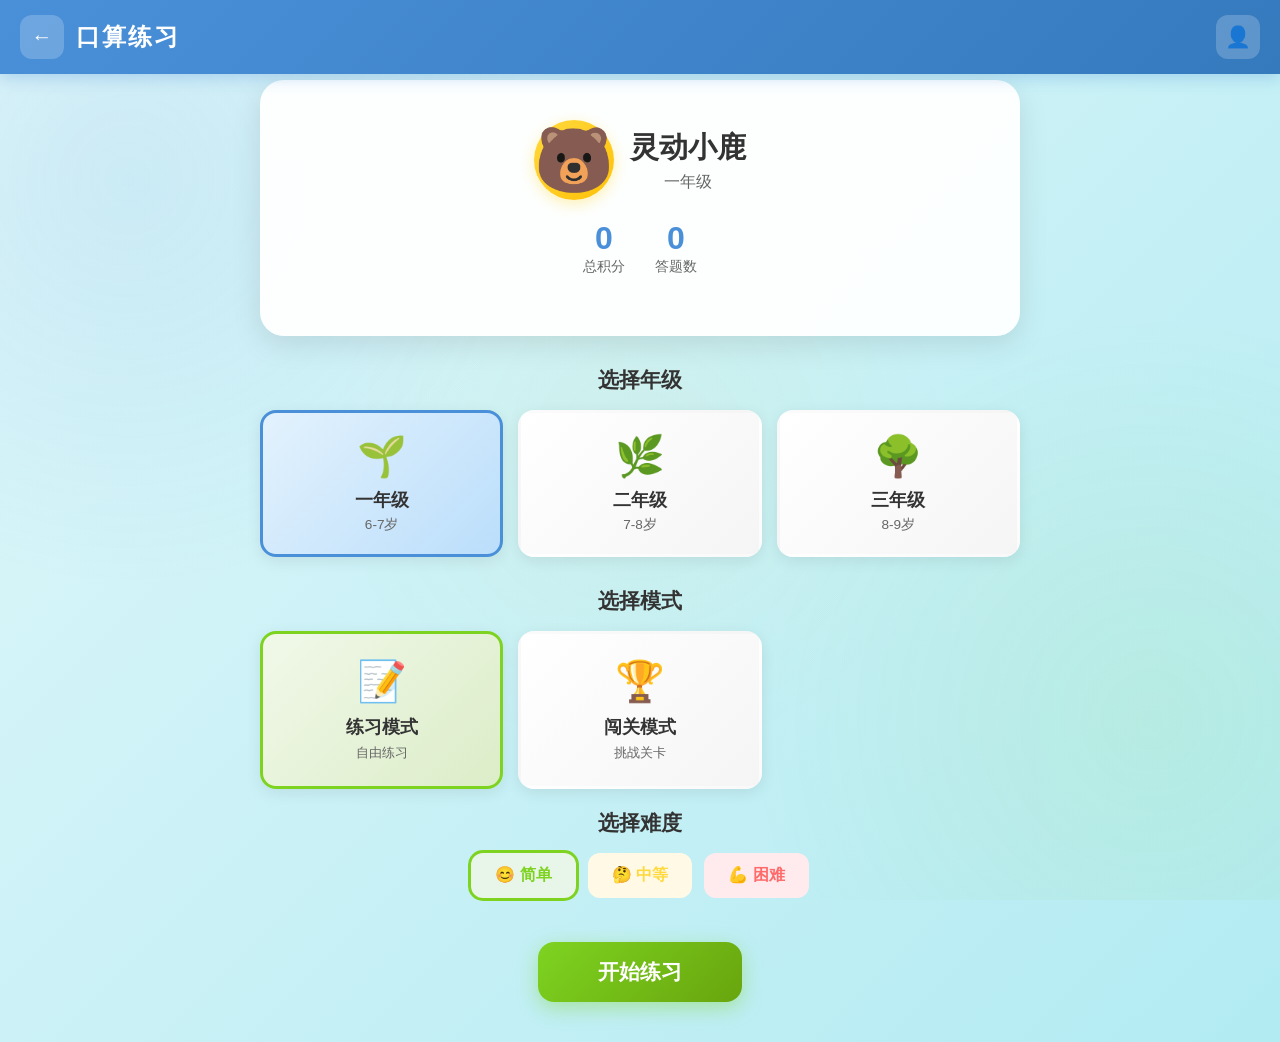
<file: math-practice.html>
<!DOCTYPE html>
<html lang="zh-CN">
<head>
    <meta charset="UTF-8">
    <meta name="viewport" content="width=device-width, initial-scale=1.0, maximum-scale=1.0, user-scalable=no">
    <title>口算练习 - 小学生趣味数学</title>
    <link rel="stylesheet" href="math-practice.css">
</head>
<body>
    <div class="header">
        <div class="header-left">
            <button class="back-btn" onclick="MathPractice.goHome()">←</button>
            <h1>口算练习</h1>
        </div>
        <div class="header-right">
            <button class="header-btn" onclick="MathPractice.showView('profile')" title="个人中心">👤</button>
        </div>
    </div>

    <div class="main-container">
        <!-- 首页视图 -->
        <div class="view home-view active" id="homeView">
            <div class="welcome-card">
                <div class="user-info">
                    <div class="user-avatar" id="userAvatar">🐻</div>
                    <div class="user-details">
                        <h2 id="userNameDisplay">快乐小熊</h2>
                        <p id="userGradeDisplay">一年级</p>
                    </div>
                </div>
                <div class="score-display">
                    <div class="score-item">
                        <div class="score-value" id="totalScore">0</div>
                        <div class="score-label">总积分</div>
                    </div>
                    <div class="score-item">
                        <div class="score-value" id="totalQuestions">0</div>
                        <div class="score-label">答题数</div>
                    </div>
                </div>
            </div>

            <div class="mode-selection">
                <h3 class="section-title">选择年级</h3>
                <div class="grade-cards" id="gradeCards">
                    <div class="grade-card selected" data-grade="grade1" onclick="MathPractice.selectGrade('grade1')">
                        <div class="grade-icon">🌱</div>
                        <div class="grade-name">一年级</div>
                        <div class="grade-desc">6-7岁</div>
                    </div>
                    <div class="grade-card" data-grade="grade2" onclick="MathPractice.selectGrade('grade2')">
                        <div class="grade-icon">🌿</div>
                        <div class="grade-name">二年级</div>
                        <div class="grade-desc">7-8岁</div>
                    </div>
                    <div class="grade-card" data-grade="grade3" onclick="MathPractice.selectGrade('grade3')">
                        <div class="grade-icon">🌳</div>
                        <div class="grade-name">三年级</div>
                        <div class="grade-desc">8-9岁</div>
                    </div>
                </div>

                <h3 class="section-title">选择模式</h3>
                <div class="mode-cards" id="modeCards">
                    <div class="mode-card selected" data-mode="practice" onclick="MathPractice.selectMode('practice')">
                        <div class="mode-icon">📝</div>
                        <div class="mode-name">练习模式</div>
                        <div class="mode-desc">自由练习</div>
                    </div>
                    <div class="mode-card" data-mode="level" onclick="MathPractice.selectMode('level')">
                        <div class="mode-icon">🏆</div>
                        <div class="mode-name">闯关模式</div>
                        <div class="mode-desc">挑战关卡</div>
                    </div>
                </div>

                <div class="difficulty-selector" id="difficultySelector">
                    <h3 class="section-title">选择难度</h3>
                    <div class="difficulty-buttons">
                        <button class="diff-btn easy selected" onclick="MathPractice.selectDifficulty('easy')">😊 简单</button>
                        <button class="diff-btn medium" onclick="MathPractice.selectDifficulty('medium')">🤔 中等</button>
                        <button class="diff-btn hard" onclick="MathPractice.selectDifficulty('hard')">💪 困难</button>
                    </div>
                </div>

                <div class="mode-options" id="timedOptions">
                    <h4>选择时间</h4>
                    <div class="option-buttons" id="timedBtns">
                        <button class="option-btn selected" onclick="MathPractice.selectTimedOption(60)">1分钟</button>
                        <button class="option-btn" onclick="MathPractice.selectTimedOption(180)">3分钟</button>
                        <button class="option-btn" onclick="MathPractice.selectTimedOption(300)">5分钟</button>
                    </div>
                </div>

                <div class="mode-options" id="countOptions">
                    <h4>选择题数</h4>
                    <div class="option-buttons" id="countBtns">
                        <button class="option-btn selected" onclick="MathPractice.selectCountOption(10)">10题</button>
                        <button class="option-btn" onclick="MathPractice.selectCountOption(20)">20题</button>
                        <button class="option-btn" onclick="MathPractice.selectCountOption(30)">30题</button>
                    </div>
                </div>

                <button class="start-btn" onclick="MathPractice.startPractice()">开始练习</button>
            </div>
        </div>

        <!-- 练习视图 -->
        <div class="view practice-view" id="practiceView">
            <div class="practice-header">
                <div class="progress-info">
                    <span id="progressText">第 1 题</span>
                    <span id="scoreText">积分: 0</span>
                </div>
                <div class="timer" id="timer">00:00</div>
            </div>

            <div class="streak-display" id="streakDisplay">🔥 连对 5 题！</div>

            <div class="question-container">
                <div class="question" id="question">5 + 3 = ?</div>
                <div class="encouragement" id="encouragement"></div>

                <div class="answer-section">
                    <input type="number" class="answer-input" id="answerInput" placeholder="?" readonly>
                </div>

                <div class="companion" id="companion"></div>
            </div>

            <div class="number-pad">
                <button class="num-btn" onclick="MathPractice.inputNumber(1)">1</button>
                <button class="num-btn" onclick="MathPractice.inputNumber(2)">2</button>
                <button class="num-btn" onclick="MathPractice.inputNumber(3)">3</button>
                <button class="num-btn" onclick="MathPractice.inputNumber(4)">4</button>
                <button class="num-btn" onclick="MathPractice.inputNumber(5)">5</button>
                <button class="num-btn" onclick="MathPractice.inputNumber(6)">6</button>
                <button class="num-btn" onclick="MathPractice.inputNumber(7)">7</button>
                <button class="num-btn" onclick="MathPractice.inputNumber(8)">8</button>
                <button class="num-btn" onclick="MathPractice.inputNumber(9)">9</button>
                <button class="num-btn clear" onclick="MathPractice.clearAnswer()">C</button>
                <button class="num-btn" onclick="MathPractice.inputNumber(0)">0</button>
                <button class="num-btn submit" onclick="MathPractice.submitAnswer()">OK</button>
            </div>

            <button class="stop-btn" onclick="MathPractice.stopPractice()">停止练习</button>
        </div>

        <!-- 结果视图 -->
        <div class="view result-view" id="resultView">
            <div class="result-card">
                <h2 class="result-title" id="resultTitle">练习完成！</h2>

                <div class="result-stats">
                    <div class="stat-item">
                        <div class="stat-value" id="resultCount">10</div>
                        <div class="stat-label">完成题数</div>
                    </div>
                    <div class="stat-item">
                        <div class="stat-value" id="resultCorrect">8</div>
                        <div class="stat-label">答对题数</div>
                    </div>
                    <div class="stat-item">
                        <div class="stat-value" id="resultAccuracy">80%</div>
                        <div class="stat-label">正确率</div>
                    </div>
                    <div class="stat-item">
                        <div class="stat-value" id="resultTime">02:30</div>
                        <div class="stat-label">用时</div>
                    </div>
                </div>

                <div class="new-badges" id="newBadgesSection" style="display: none;">
                    <h4>🎉 新获得勋章</h4>
                    <div class="badge-list" id="newBadgesList"></div>
                </div>

                <div class="wrong-questions" id="wrongQuestionsSection" style="display: none;">
                    <h4>❌ 错题回顾</h4>
                    <div id="wrongQuestionsList"></div>
                </div>

                <div class="action-buttons">
                    <button class="action-btn primary" onclick="MathPractice.startPractice()">再来一次</button>
                    <button class="action-btn secondary" onclick="MathPractice.goHome()">返回首页</button>
                </div>
            </div>
        </div>

        <!-- 闯关视图 -->
        <div class="view level-view" id="levelView">
            <h2 class="section-title" id="levelGradeTitle">一年级关卡</h2>
            <div class="level-grid" id="levelGrid">
                <!-- 关卡卡片将由JS动态生成 -->
            </div>
            <button class="action-btn secondary" onclick="MathPractice.goHome()" style="margin-top: 20px;">返回首页</button>
        </div>

        <!-- 个人中心视图 -->
        <div class="view profile-view" id="profileView">
            <div class="profile-card">
                <div class="profile-avatar-section">
                    <div class="current-avatar" id="profileAvatar">🐻</div>
                    <input type="text" class="nickname-input" id="nicknameInput" placeholder="输入昵称" maxlength="10">
                </div>

                <div class="stats-summary">
                    <div class="summary-item">
                        <div class="summary-value" id="profileScore">0</div>
                        <div class="summary-label">总积分</div>
                    </div>
                    <div class="summary-item">
                        <div class="summary-value" id="profileQuestions">0</div>
                        <div class="summary-label">总题数</div>
                    </div>
                    <div class="summary-item">
                        <div class="summary-value" id="profileAccuracy">0%</div>
                        <div class="summary-label">正确率</div>
                    </div>
                    <div class="summary-item">
                        <div class="summary-value" id="profileStreak">0</div>
                        <div class="summary-label">最高连击</div>
                    </div>
                </div>
            </div>

            <div class="badge-wall">
                <h4>🏆 勋章墙</h4>
                <div class="badges-grid" id="badgeWall">
                    <!-- 勋章将由JS动态生成 -->
                </div>
            </div>

            <div class="settings-section">
                <h4>⚙️ 设置</h4>
                <div class="setting-item">
                    <span class="setting-label">🔊 音效</span>
                    <label class="toggle-switch">
                        <input type="checkbox" id="soundToggle" checked>
                        <span class="toggle-slider"></span>
                    </label>
                </div>
                <div class="setting-item">
                    <span class="setting-label">🎤 语音鼓励</span>
                    <label class="toggle-switch">
                        <input type="checkbox" id="voiceToggle">
                        <span class="toggle-slider"></span>
                    </label>
                </div>
                <button class="clear-btn" onclick="MathPractice.clearWrongQuestions()">清除错题记录</button>
                <button class="action-btn secondary" onclick="MathPractice.goHome()" style="margin-top: 15px;">返回首页</button>
            </div>
        </div>
    </div>

    <!-- 引入数据配置 -->
    <script src="math-practice-data.js"></script>

    <!-- 引入模块 (按依赖顺序) -->
    <script src="js/math-practice-state.js"></script>
    <script src="js/math-practice-sound.js"></script>
    <script src="js/math-practice-effects.js"></script>
    <script src="js/math-practice-badges.js"></script>
    <script src="js/math-practice-game.js"></script>
    <script src="js/math-practice-levels.js"></script>
    <script src="js/math-practice-main.js"></script>
</body>
</html>
</file>
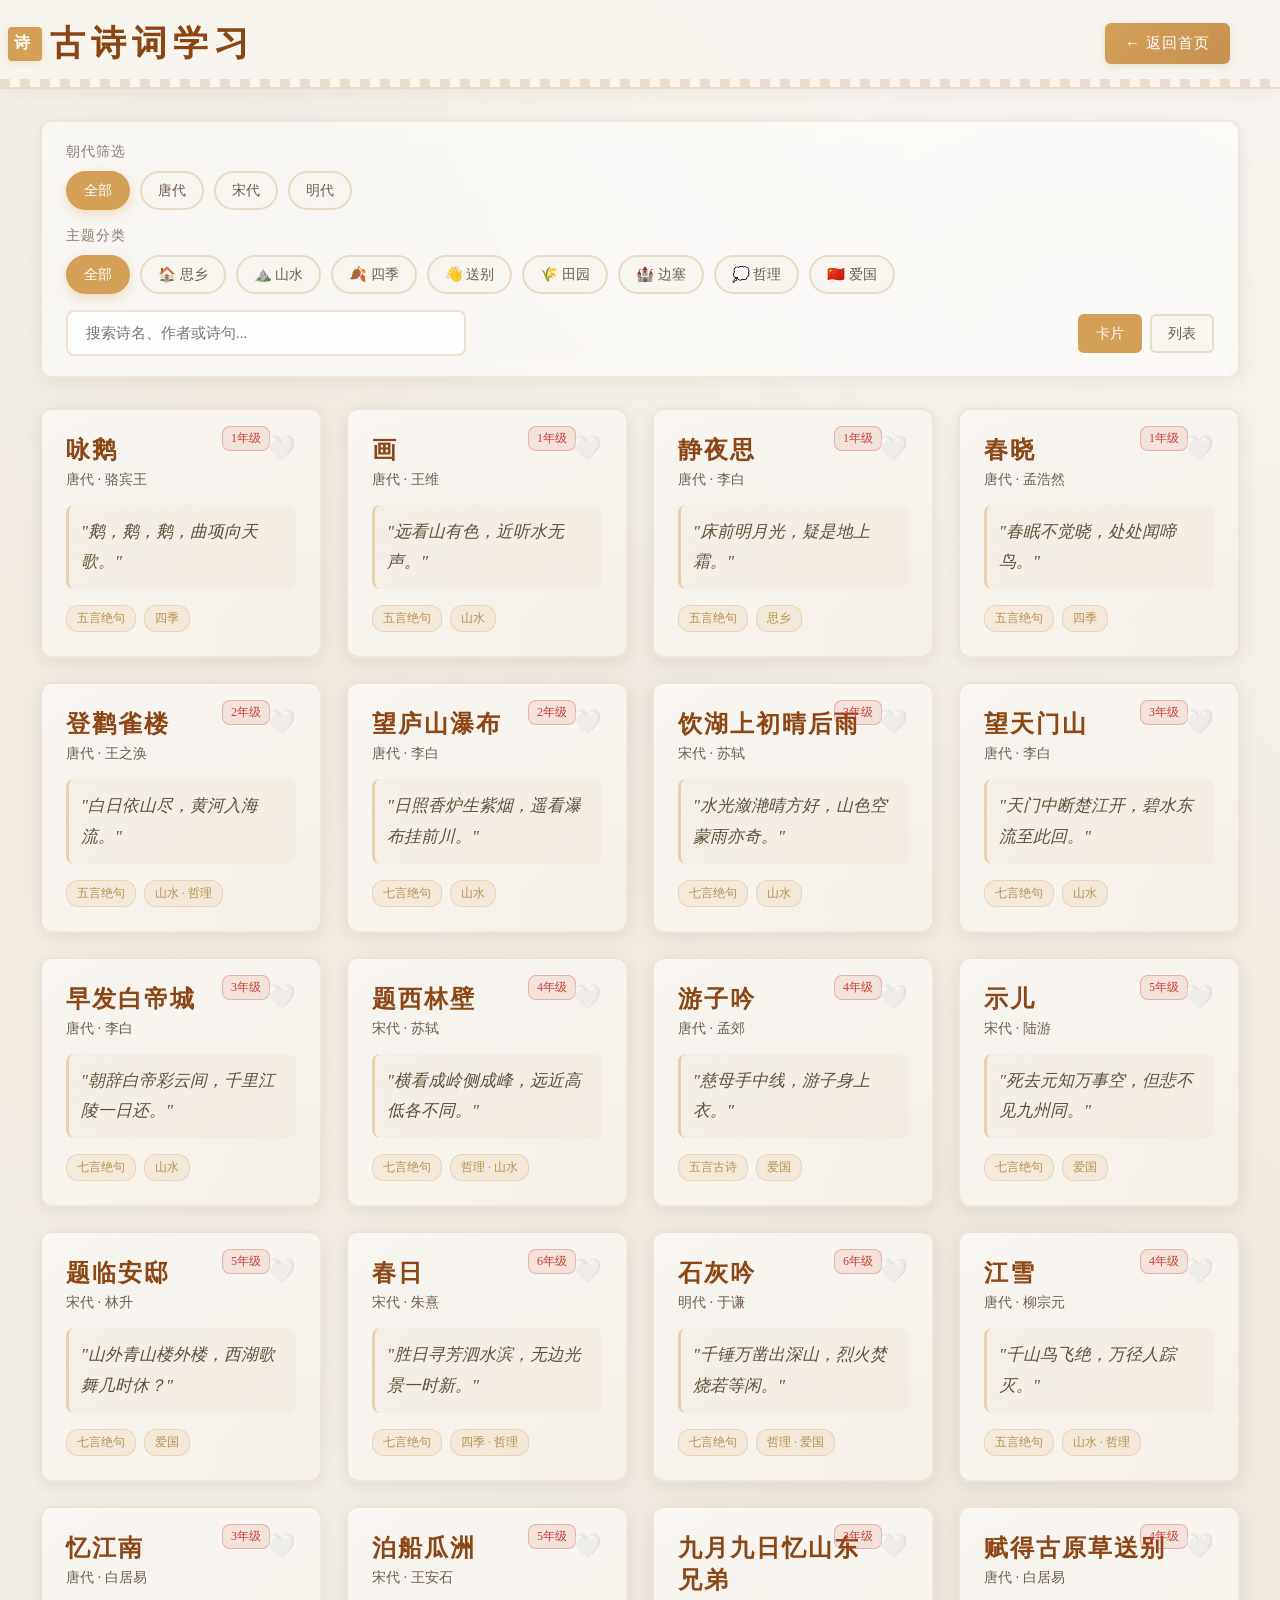
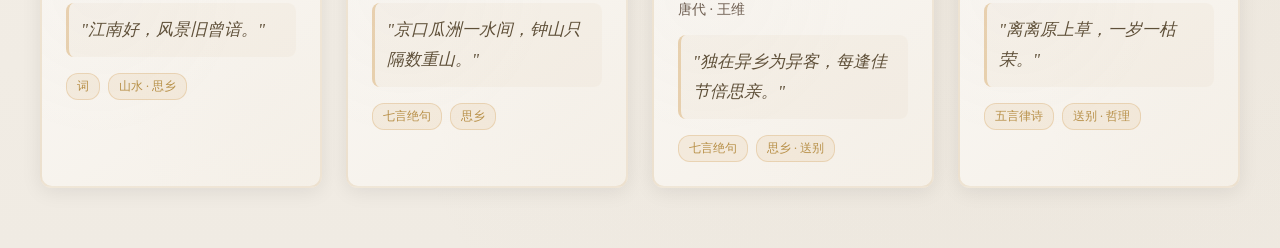
<file: poetry-learning.html>
<!DOCTYPE html>
<html lang="zh-CN">
<head>
    <meta charset="UTF-8">
    <meta name="viewport" content="width=device-width, initial-scale=1.0, maximum-scale=1.0, user-scalable=no">
    <title>古诗词学习 - 小学生趣味国学</title>
    <style>
        * {
            margin: 0;
            padding: 0;
            box-sizing: border-box;
        }

        body {
            font-family: 'Noto Serif SC', 'STSong', 'SimSun', serif;
            background:
                radial-gradient(ellipse at 20% 30%, rgba(200, 180, 150, 0.15) 0%, transparent 50%),
                radial-gradient(ellipse at 80% 70%, rgba(180, 160, 130, 0.1) 0%, transparent 50%),
                linear-gradient(180deg, #F8F5F0 0%, #F5F0E8 50%, #F0EBE3 100%);
            min-height: 100vh;
            position: relative;
        }

        /* 水墨纹理 */
        body::before {
            content: '';
            position: fixed;
            top: 0;
            left: 0;
            right: 0;
            bottom: 0;
            background-image:
                radial-gradient(circle at 15% 20%, rgba(100, 100, 100, 0.03) 0%, transparent 25%),
                radial-gradient(circle at 85% 40%, rgba(100, 100, 100, 0.02) 0%, transparent 30%),
                radial-gradient(circle at 50% 80%, rgba(100, 100, 100, 0.025) 0%, transparent 35%);
            pointer-events: none;
            z-index: 0;
        }

        .header {
            position: fixed;
            top: 0;
            left: 0;
            right: 0;
            background: rgba(248, 245, 240, 0.95);
            backdrop-filter: blur(10px);
            padding: 20px 50px;
            z-index: 100;
            box-shadow: 0 2px 20px rgba(0, 0, 0, 0.06);
            border-bottom: 2px solid rgba(200, 160, 100, 0.3);
        }

        /* 回纹装饰 */
        .header::after {
            content: '';
            position: absolute;
            bottom: 0;
            left: 0;
            right: 0;
            height: 8px;
            background: repeating-linear-gradient(
                90deg,
                #C8A080 0px,
                #C8A080 10px,
                transparent 10px,
                transparent 20px
            );
            opacity: 0.3;
        }

        .header-content {
            max-width: 1400px;
            margin: 0 auto;
            display: flex;
            justify-content: space-between;
            align-items: center;
        }

        .header h1 {
            font-size: 2.2em;
            font-weight: 600;
            color: #8B4513;
            letter-spacing: 6px;
            display: flex;
            align-items: center;
            gap: 14px;
            position: relative;
        }

        /* 印章装饰 */
        .header h1::before {
            content: '诗';
            position: absolute;
            left: -42px;
            width: 34px;
            height: 34px;
            background: #D4A058;
            color: #FFF;
            font-size: 0.45em;
            display: flex;
            align-items: center;
            justify-content: center;
            border-radius: 4px;
            box-shadow: 0 2px 8px rgba(212, 160, 88, 0.3);
            font-weight: bold;
        }

        .back-btn {
            background: linear-gradient(135deg, #D4A058, #C89050);
            border: none;
            color: #FFF;
            padding: 10px 20px;
            border-radius: 6px;
            cursor: pointer;
            font-size: 0.95em;
            font-weight: 500;
            letter-spacing: 1px;
            transition: all 0.3s ease;
            box-shadow: 0 2px 8px rgba(200, 144, 80, 0.25);
            text-decoration: none;
            display: inline-block;
        }

        .back-btn:hover {
            background: linear-gradient(135deg, #E0B060, #D4A058);
            transform: translateY(-2px);
            box-shadow: 0 4px 12px rgba(200, 144, 80, 0.35);
        }

        .main-container {
            max-width: 1400px;
            margin: 0 auto;
            padding: 120px 40px 60px;
            position: relative;
            z-index: 1;
        }

        /* 筛选工具栏 */
        .filter-bar {
            background: rgba(255, 255, 255, 0.6);
            backdrop-filter: blur(10px);
            border-radius: 12px;
            padding: 20px 24px;
            margin-bottom: 30px;
            border: 2px solid rgba(200, 160, 100, 0.2);
            box-shadow: 0 4px 20px rgba(0, 0, 0, 0.06);
        }

        .filter-section {
            margin-bottom: 16px;
        }

        .filter-section:last-child {
            margin-bottom: 0;
        }

        .filter-label {
            font-size: 0.9em;
            color: #8B7B6E;
            margin-bottom: 10px;
            letter-spacing: 1px;
            font-weight: 500;
        }

        .filter-tags {
            display: flex;
            flex-wrap: wrap;
            gap: 10px;
        }

        .filter-tag {
            padding: 8px 16px;
            border-radius: 20px;
            font-size: 0.9em;
            cursor: pointer;
            transition: all 0.3s ease;
            border: 2px solid rgba(200, 160, 100, 0.3);
            background: rgba(248, 245, 240, 0.8);
            color: #6B5B4E;
        }

        .filter-tag:hover {
            transform: translateY(-2px);
            box-shadow: 0 4px 12px rgba(0, 0, 0, 0.1);
        }

        .filter-tag.active {
            background: #D4A058;
            color: #FFF;
            border-color: #D4A058;
            box-shadow: 0 4px 12px rgba(212, 160, 88, 0.35);
        }

        /* 搜索框 */
        .search-box {
            position: relative;
            width: 100%;
            max-width: 400px;
        }

        .search-input {
            width: 100%;
            padding: 12px 44px 12px 18px;
            border: 2px solid rgba(200, 160, 100, 0.3);
            border-radius: 8px;
            font-size: 0.95em;
            background: rgba(255, 255, 255, 0.8);
            color: #5D4E37;
            font-family: inherit;
            transition: all 0.3s ease;
        }

        .search-input:focus {
            outline: none;
            border-color: #D4A058;
            box-shadow: 0 0 0 3px rgba(212, 160, 88, 0.15);
        }

        .search-clear {
            position: absolute;
            right: 12px;
            top: 50%;
            transform: translateY(-50%);
            background: rgba(200, 160, 100, 0.3);
            border: none;
            width: 24px;
            height: 24px;
            border-radius: 50%;
            cursor: pointer;
            display: none;
            align-items: center;
            justify-content: center;
            font-size: 0.8em;
            color: #FFF;
        }

        .search-clear.show {
            display: flex;
        }

        .search-controls {
            display: flex;
            justify-content: space-between;
            align-items: center;
            flex-wrap: wrap;
            gap: 16px;
        }

        .view-toggle {
            display: flex;
            gap: 8px;
        }

        .view-btn {
            padding: 8px 16px;
            border: 2px solid rgba(200, 160, 100, 0.3);
            border-radius: 6px;
            background: rgba(248, 245, 240, 0.8);
            cursor: pointer;
            font-size: 0.9em;
            color: #6B5B4E;
            transition: all 0.3s ease;
        }

        .view-btn:hover {
            transform: translateY(-2px);
        }

        .view-btn.active {
            background: #D4A058;
            color: #FFF;
            border-color: #D4A058;
        }

        /* 诗词网格 */
        .poetry-grid {
            display: grid;
            grid-template-columns: repeat(auto-fill, minmax(280px, 1fr));
            gap: 24px;
        }

        /* 诗词卡片 */
        .poem-card {
            background: linear-gradient(145deg, #FAF8F5 0%, #F5F0E8 100%);
            border-radius: 12px;
            padding: 24px;
            border: 2px solid rgba(200, 160, 100, 0.2);
            box-shadow: 0 4px 20px rgba(0, 0, 0, 0.08);
            transition: all 0.3s ease;
            cursor: pointer;
            position: relative;
            overflow: hidden;
        }

        .poem-card::before {
            content: '';
            position: absolute;
            top: 0;
            left: 0;
            right: 0;
            bottom: 0;
            background-image:
                radial-gradient(circle at 20% 30%, rgba(180, 160, 130, 0.03) 0%, transparent 50%),
                radial-gradient(circle at 80% 70%, rgba(180, 160, 130, 0.02) 0%, transparent 50%);
            pointer-events: none;
        }

        .poem-card:hover {
            transform: translateY(-6px);
            box-shadow: 0 12px 35px rgba(0, 0, 0, 0.12);
            border-color: rgba(212, 160, 88, 0.4);
        }

        .poem-card-header {
            display: flex;
            justify-content: space-between;
            align-items: flex-start;
            margin-bottom: 12px;
        }

        .poem-title {
            font-size: 1.5em;
            font-weight: 600;
            color: #8B4513;
            letter-spacing: 2px;
        }

        .poem-author {
            font-size: 0.9em;
            color: #6B5B4E;
            margin-top: 4px;
        }

        .fav-btn {
            background: transparent;
            border: none;
            font-size: 1.5em;
            cursor: pointer;
            transition: all 0.3s ease;
            opacity: 0.4;
        }

        .fav-btn:hover {
            opacity: 1;
            transform: scale(1.1);
        }

        .fav-btn.active {
            opacity: 1;
        }

        .poem-excerpt {
            font-size: 1.05em;
            color: #5D4E37;
            line-height: 1.8;
            margin: 16px 0;
            font-style: italic;
            padding: 12px;
            background: rgba(200, 160, 100, 0.05);
            border-radius: 8px;
            border-left: 3px solid rgba(212, 160, 88, 0.4);
        }

        .poem-tags {
            display: flex;
            flex-wrap: wrap;
            gap: 8px;
            margin-top: 12px;
        }

        .poem-tag {
            font-size: 0.75em;
            padding: 4px 10px;
            border-radius: 12px;
            background: rgba(212, 160, 88, 0.12);
            color: #B89048;
            border: 1px solid rgba(212, 160, 88, 0.3);
        }

        .poem-grade {
            position: absolute;
            top: 16px;
            right: 50px;
            font-size: 0.75em;
            padding: 3px 8px;
            border-radius: 8px;
            background: rgba(200, 64, 50, 0.1);
            color: #C84032;
            border: 1px solid rgba(200, 64, 50, 0.3);
        }

        /* 空状态 */
        .empty-state {
            text-align: center;
            padding: 80px 40px;
            color: #8B7B6E;
        }

        .empty-state-icon {
            font-size: 4em;
            margin-bottom: 20px;
            opacity: 0.5;
        }

        .empty-state h3 {
            font-size: 1.3em;
            margin-bottom: 10px;
            letter-spacing: 2px;
        }

        .empty-state p {
            font-size: 1em;
            opacity: 0.7;
        }

        /* 详情弹窗 */
        .detail-modal {
            position: fixed;
            top: 0;
            left: 0;
            right: 0;
            bottom: 0;
            background: rgba(45, 40, 35, 0.85);
            backdrop-filter: blur(10px);
            z-index: 1000;
            display: none;
            align-items: center;
            justify-content: center;
            padding: 20px;
        }

        .detail-modal.active {
            display: flex;
            animation: fadeIn 0.3s ease;
        }

        @keyframes fadeIn {
            from { opacity: 0; }
            to { opacity: 1; }
        }

        .detail-card {
            background: linear-gradient(145deg, #FAF8F5 0%, #F5F0E8 100%);
            border-radius: 12px;
            max-width: 900px;
            max-height: 90vh;
            overflow-y: auto;
            padding: 40px 50px;
            box-shadow: 0 20px 60px rgba(0, 0, 0, 0.3);
            position: relative;
            animation: slideUp 0.4s cubic-bezier(0.34, 1.56, 0.64, 1);
        }

        @keyframes slideUp {
            from {
                transform: translateY(40px) scale(0.95);
                opacity: 0;
            }
            to {
                transform: translateY(0) scale(1);
                opacity: 1;
            }
        }

        .close-btn {
            position: absolute;
            top: 20px;
            right: 20px;
            background: transparent;
            border: 1px solid rgba(200, 64, 50, 0.3);
            color: #C84032;
            width: 40px;
            height: 40px;
            border-radius: 50%;
            cursor: pointer;
            font-size: 1.5em;
            display: flex;
            align-items: center;
            justify-content: center;
            transition: all 0.3s ease;
            z-index: 10;
        }

        .close-btn:hover {
            background: #C84032;
            color: #FFF;
            transform: rotate(90deg);
        }

        .detail-header {
            margin-bottom: 24px;
            padding-bottom: 20px;
            border-bottom: 2px solid rgba(200, 160, 100, 0.3);
        }

        .detail-title-row {
            display: flex;
            justify-content: space-between;
            align-items: flex-start;
        }

        .detail-title {
            font-size: 2.5em;
            font-weight: 600;
            color: #8B4513;
            letter-spacing: 6px;
        }

        .detail-actions {
            display: flex;
            gap: 10px;
        }

        .action-btn {
            padding: 10px 18px;
            border-radius: 8px;
            border: none;
            cursor: pointer;
            font-size: 0.9em;
            font-weight: 500;
            transition: all 0.3s ease;
            display: flex;
            align-items: center;
            gap: 6px;
        }

        .action-btn.primary {
            background: linear-gradient(135deg, #D4A058, #C89050);
            color: #FFF;
            box-shadow: 0 2px 8px rgba(200, 144, 80, 0.25);
        }

        .action-btn.primary:hover {
            background: linear-gradient(135deg, #E0B060, #D4A058);
            transform: translateY(-2px);
        }

        .detail-meta {
            display: flex;
            gap: 16px;
            margin-top: 12px;
            color: #6B5B4E;
            font-size: 1em;
        }

        .detail-meta span {
            padding: 4px 12px;
            background: rgba(200, 160, 100, 0.1);
            border-radius: 6px;
            border: 1px solid rgba(200, 160, 100, 0.2);
        }

        /* Tab 导航 */
        .detail-tabs {
            display: flex;
            gap: 8px;
            margin-bottom: 24px;
            border-bottom: 2px solid rgba(200, 160, 100, 0.2);
        }

        .tab-btn {
            padding: 10px 20px;
            background: transparent;
            border: none;
            cursor: pointer;
            font-size: 1em;
            color: #6B5B4E;
            border-bottom: 3px solid transparent;
            transition: all 0.3s ease;
            margin-bottom: -2px;
        }

        .tab-btn:hover {
            color: #D4A058;
        }

        .tab-btn.active {
            color: #D4A058;
            border-bottom-color: #D4A058;
        }

        /* Tab 内容 */
        .tab-content {
            display: none;
        }

        .tab-content.active {
            display: block;
            animation: fadeIn 0.3s ease;
        }

        .poem-content {
            font-size: 1.3em;
            line-height: 2;
            color: #5D4E37;
            text-align: center;
            padding: 30px 20px;
            background: rgba(255, 255, 255, 0.5);
            border-radius: 12px;
            border: 2px solid rgba(200, 160, 100, 0.15);
        }

        .poem-content.with-pinyin {
            line-height: 2.5;
        }

        .poem-line {
            margin-bottom: 8px;
        }

        .pinyin {
            display: block;
            font-size: 0.6em;
            color: #8B7B6E;
            margin-bottom: 4px;
        }

        .translation {
            color: #5D4E37;
            line-height: 2;
            font-size: 1.05em;
            padding: 20px 24px;
            background: rgba(200, 160, 100, 0.05);
            border-radius: 8px;
            border-left: 3px solid rgba(212, 160, 88, 0.4);
        }

        .notes-list {
            list-style: none;
            padding: 0;
        }

        .note-item {
            padding: 14px 20px;
            margin-bottom: 12px;
            background: rgba(255, 255, 255, 0.6);
            border-radius: 8px;
            border-left: 3px solid rgba(212, 160, 88, 0.4);
            color: #5D4E37;
        }

        .note-word {
            font-weight: 600;
            color: #D4A058;
            margin-right: 8px;
        }

        .appreciation-section {
            margin-bottom: 24px;
        }

        .appreciation-section h4 {
            font-size: 1.1em;
            color: #8B4513;
            margin-bottom: 10px;
            letter-spacing: 2px;
        }

        .appreciation-section p {
            color: #5D4E37;
            line-height: 1.8;
            padding-left: 16px;
        }

        .author-info {
            background: rgba(200, 160, 100, 0.08);
            padding: 20px 24px;
            border-radius: 8px;
            border: 1px solid rgba(200, 160, 100, 0.2);
        }

        .author-info h4 {
            font-size: 1.2em;
            color: #8B4513;
            margin-bottom: 12px;
            letter-spacing: 2px;
        }

        .author-info p {
            color: #5D4E37;
            line-height: 1.8;
            margin-bottom: 8px;
        }

        /* 控制开关 */
        .toggle-container {
            display: flex;
            align-items: center;
            gap: 12px;
            margin-top: 20px;
            padding: 16px 20px;
            background: rgba(200, 160, 100, 0.05);
            border-radius: 8px;
        }

        .toggle-label {
            color: #6B5B4E;
            font-size: 0.95em;
        }

        .toggle-switch {
            position: relative;
            width: 50px;
            height: 26px;
        }

        .toggle-switch input {
            opacity: 0;
            width: 0;
            height: 0;
        }

        .toggle-slider {
            position: absolute;
            cursor: pointer;
            top: 0;
            left: 0;
            right: 0;
            bottom: 0;
            background-color: rgba(200, 160, 100, 0.3);
            transition: 0.3s;
            border-radius: 26px;
        }

        .toggle-slider:before {
            position: absolute;
            content: '';
            height: 20px;
            width: 20px;
            left: 3px;
            bottom: 3px;
            background-color: white;
            transition: 0.3s;
            border-radius: 50%;
        }

        input:checked + .toggle-slider {
            background-color: #D4A058;
        }

        input:checked + .toggle-slider:before {
            transform: translateX(24px);
        }

        /* 滚动条样式 */
        ::-webkit-scrollbar {
            width: 8px;
            height: 8px;
        }

        ::-webkit-scrollbar-track {
            background: rgba(200, 160, 100, 0.1);
            border-radius: 4px;
        }

        ::-webkit-scrollbar-thumb {
            background: rgba(200, 160, 100, 0.4);
            border-radius: 4px;
        }

        ::-webkit-scrollbar-thumb:hover {
            background: rgba(200, 160, 100, 0.6);
        }

        /* 响应式 */
        @media (max-width: 768px) {
            .header {
                padding: 15px 20px;
            }

            .header h1 {
                font-size: 1.5em;
                letter-spacing: 4px;
            }

            .header h1::before {
                left: -38px;
                width: 30px;
                height: 30px;
                font-size: 0.4em;
            }

            .header-content {
                flex-direction: column;
                gap: 12px;
            }

            .main-container {
                padding: 100px 20px 40px;
            }

            .filter-bar {
                padding: 16px 18px;
            }

            .search-controls {
                flex-direction: column;
                align-items: stretch;
            }

            .search-box {
                max-width: none;
            }

            .poetry-grid {
                grid-template-columns: 1fr;
            }

            .detail-card {
                padding: 24px 20px;
                max-height: 85vh;
            }

            .close-btn {
                width: 44px;
                height: 44px;
                top: 15px;
                right: 15px;
            }

            .detail-title {
                font-size: 1.8em;
                letter-spacing: 4px;
            }

            .detail-actions {
                flex-wrap: wrap;
            }

            .action-btn {
                padding: 8px 14px;
                font-size: 0.85em;
            }

            .poem-content {
                font-size: 1.1em;
                padding: 20px 16px;
            }
        }
    </style>
</head>
<body>
    <div class="header">
        <div class="header-content">
            <h1>古诗词学习</h1>
            <a href="index.html" class="back-btn">← 返回首页</a>
        </div>
    </div>

    <div class="main-container">
        <!-- 筛选工具栏 -->
        <div class="filter-bar">
            <div class="filter-section">
                <div class="filter-label">朝代筛选</div>
                <div class="filter-tags" id="dynastyFilters">
                    <span class="filter-tag active" data-dynasty="all">全部</span>
                </div>
            </div>

            <div class="filter-section">
                <div class="filter-label">主题分类</div>
                <div class="filter-tags" id="themeFilters">
                    <span class="filter-tag active" data-theme="all">全部</span>
                </div>
            </div>

            <div class="filter-section">
                <div class="search-controls">
                    <div class="search-box">
                        <input type="text" class="search-input" id="searchInput" placeholder="搜索诗名、作者或诗句...">
                        <button class="search-clear" id="searchClear">✕</button>
                    </div>
                    <div class="view-toggle">
                        <button class="view-btn active" id="gridViewBtn">卡片</button>
                        <button class="view-btn" id="listViewBtn">列表</button>
                    </div>
                </div>
            </div>
        </div>

        <!-- 诗词网格 -->
        <div class="poetry-grid" id="poetryGrid">
            <!-- 诗词卡片将由JavaScript动态生成 -->
        </div>

        <!-- 空状态 -->
        <div class="empty-state" id="emptyState" style="display: none;">
            <div class="empty-state-icon">📜</div>
            <h3>暂无匹配的诗词</h3>
            <p>试试调整筛选条件或搜索关键词</p>
        </div>
    </div>

    <!-- 详情弹窗 -->
    <div class="detail-modal" id="detailModal">
        <div class="detail-card" id="detailCard">
            <!-- 详细内容将由JavaScript动态填充 -->
        </div>
    </div>

    <!-- 引入诗词数据 -->
    <script src="poetry-learning-data.js"></script>

    <script>
        // ==================== 状态管理 ====================
        const state = {
            currentView: 'grid',
            filters: {
                dynasty: 'all',
                theme: 'all'
            },
            searchQuery: '',
            favorites: JSON.parse(localStorage.getItem('poetry_favorites') || '[]'),
            showPinyin: false
        };

        // ==================== 初始化 ====================
        function init() {
            renderFilters();
            renderPoetryGrid();
            bindEvents();
            updateFavoriteButtons();
        }

        // ==================== 渲染筛选标签 ====================
        function renderFilters() {
            // 渲染朝代筛选
            const dynastyFilters = document.getElementById('dynastyFilters');
            const uniqueDynasties = [...new Set(poetryDB.map(p => p.dynasty))];
            uniqueDynasties.forEach(dynasty => {
                const tag = document.createElement('span');
                tag.className = 'filter-tag';
                tag.dataset.dynasty = dynasty;
                tag.textContent = dynasty;
                dynastyFilters.appendChild(tag);
            });

            // 渲染主题筛选
            const themeFilters = document.getElementById('themeFilters');
            const allThemes = poetryThemes.map(t => t.id);
            allThemes.forEach(themeId => {
                const theme = poetryThemes.find(t => t.id === themeId);
                if (theme) {
                    const tag = document.createElement('span');
                    tag.className = 'filter-tag';
                    tag.dataset.theme = themeId;
                    tag.textContent = `${theme.icon} ${theme.name}`;
                    themeFilters.appendChild(tag);
                }
            });
        }

        // ==================== 渲染诗词网格 ====================
        function renderPoetryGrid() {
            const grid = document.getElementById('poetryGrid');
            const filtered = filterPoems();

            if (filtered.length === 0) {
                grid.style.display = 'none';
                document.getElementById('emptyState').style.display = 'block';
                return;
            }

            grid.style.display = 'grid';
            document.getElementById('emptyState').style.display = 'none';

            grid.innerHTML = filtered.map(poem => createPoemCard(poem)).join('');

            // 绑定收藏按钮事件
            document.querySelectorAll('.fav-btn').forEach(btn => {
                btn.addEventListener('click', (e) => {
                    e.stopPropagation();
                    toggleFavorite(btn.dataset.id);
                });
            });
        }

        // ==================== 创建诗词卡片 ====================
        function createPoemCard(poem) {
            const isFav = state.favorites.includes(poem.id);
            const excerpt = poem.content.slice(0, 2).join('');
            const theme = poem.themes.map(t => {
                const themeData = poetryThemes.find(th => th.id === t);
                return themeData ? themeData.name : t;
            }).join(' · ');

            return `
                <div class="poem-card" onclick="showPoemDetail('${poem.id}')">
                    <span class="poem-grade">${poem.grade}年级</span>
                    <div class="poem-card-header">
                        <div>
                            <div class="poem-title">${poem.title}</div>
                            <div class="poem-author">${poem.dynasty} · ${poem.author}</div>
                        </div>
                        <button class="fav-btn ${isFav ? 'active' : ''}" data-id="${poem.id}">
                            ${isFav ? '❤️' : '🤍'}
                        </button>
                    </div>
                    <div class="poem-excerpt">"${excerpt}"</div>
                    <div class="poem-tags">
                        <span class="poem-tag">${poem.genre}</span>
                        <span class="poem-tag">${theme}</span>
                    </div>
                </div>
            `;
        }

        // ==================== 筛选逻辑 ====================
        function filterPoems() {
            return poetryDB.filter(poem => {
                // 朝代筛选
                if (state.filters.dynasty !== 'all' && poem.dynasty !== state.filters.dynasty) {
                    return false;
                }

                // 主题筛选
                if (state.filters.theme !== 'all' && !poem.themes.includes(state.filters.theme)) {
                    return false;
                }

                // 搜索筛选
                if (state.searchQuery) {
                    const query = state.searchQuery.toLowerCase();
                    const searchableText = [
                        poem.title,
                        poem.author,
                        poem.dynasty,
                        ...poem.content,
                        poem.translation
                    ].join(' ').toLowerCase();

                    if (!searchableText.includes(query)) {
                        return false;
                    }
                }

                return true;
            });
        }

        // ==================== 显示诗词详情 ====================
        function showPoemDetail(poemId) {
            const poem = poetryDB.find(p => p.id === poemId);
            if (!poem) return;

            const isFav = state.favorites.includes(poem.id);
            const modal = document.getElementById('detailModal');
            const card = document.getElementById('detailCard');

            card.innerHTML = `
                <button class="close-btn" onclick="closeDetail()">✕</button>

                <div class="detail-header">
                    <div class="detail-title-row">
                        <div class="detail-title">${poem.title}</div>
                        <div class="detail-actions">
                            <button class="action-btn primary" onclick="recitePoem('${poem.id}')">
                                🔊 朗读
                            </button>
                            <button class="action-btn" onclick="toggleFavorite('${poem.id}')">
                                ${isFav ? '❤️ 已收藏' : '🤍 收藏'}
                            </button>
                        </div>
                    </div>
                    <div class="detail-meta">
                        <span>${poem.dynasty}</span>
                        <span>${poem.author}</span>
                        <span>${poem.genre}</span>
                        <span>${poem.grade}年级</span>
                    </div>
                </div>

                <div class="detail-tabs">
                    <button class="tab-btn active" onclick="switchTab('content')">原文</button>
                    <button class="tab-btn" onclick="switchTab('translation')">译文</button>
                    <button class="tab-btn" onclick="switchTab('notes')">注释</button>
                    <button class="tab-btn" onclick="switchTab('appreciation')">赏析</button>
                    <button class="tab-btn" onclick="switchTab('author')">作者</button>
                </div>

                <div id="tab-content" class="tab-content active">
                    <div class="poem-content ${state.showPinyin ? 'with-pinyin' : ''}" id="poemContent">
                        ${renderPoemContent(poem)}
                    </div>
                    <div class="toggle-container">
                        <label class="toggle-switch">
                            <input type="checkbox" id="pinyinToggle" ${state.showPinyin ? 'checked' : ''} onchange="togglePinyin()">
                            <span class="toggle-slider"></span>
                        </label>
                        <span class="toggle-label">显示拼音</span>
                    </div>
                </div>

                <div id="tab-translation" class="tab-content">
                    <div class="translation">${poem.translation}</div>
                </div>

                <div id="tab-notes" class="tab-content">
                    <ul class="notes-list">
                        ${poem.notes.map(note => `
                            <li class="note-item">
                                <span class="note-word">${note.word}</span>
                                ${note.explanation}
                            </li>
                        `).join('')}
                    </ul>
                </div>

                <div id="tab-appreciation" class="tab-content">
                    <div class="appreciation-section">
                        <h4>创作背景</h4>
                        <p>${poem.appreciation.background}</p>
                    </div>
                    <div class="appreciation-section">
                        <h4>主题思想</h4>
                        <p>${poem.appreciation.theme}</p>
                    </div>
                    <div class="appreciation-section">
                        <h4>艺术特色</h4>
                        <p>${poem.appreciation.art}</p>
                    </div>
                    ${poem.appreciation.keySentences ? `
                    <div class="appreciation-section">
                        <h4>名句</h4>
                        <p>${poem.appreciation.keySentences.join('、')}</p>
                    </div>
                    ` : ''}
                </div>

                <div id="tab-author" class="tab-content">
                    <div class="author-info">
                        <h4>${poem.authorInfo.name}${poem.authorInfo.styleName ? '（' + poem.authorInfo.styleName + '）' : ''}</h4>
                        <p><strong>朝代：</strong>${poem.authorInfo.dynasty}</p>
                        <p><strong>生卒年：</strong>${poem.authorInfo.lifeYear}</p>
                        ${poem.authorInfo.title ? `<p><strong>称号：</strong>${poem.authorInfo.title}</p>` : ''}
                        <p style="margin-top: 12px;">${poem.authorInfo.biography}</p>
                        ${poem.authorInfo.masterpieces ? `
                            <p style="margin-top: 12px;"><strong>代表作：</strong>${poem.authorInfo.masterpieces.join('《》、《')}》</p>
                        ` : ''}
                    </div>
                </div>
            `;

            modal.classList.add('active');
        }

        // ==================== 渲染诗词内容 ====================
        function renderPoemContent(poem) {
            if (state.showPinyin && poem.pinyin) {
                return poem.content.map((line, index) => `
                    <div class="poem-line">
                        <span class="pinyin">${poem.pinyin[index] || ''}</span>
                        ${line}
                    </div>
                `).join('');
            }
            return poem.content.map(line => `<div class="poem-line">${line}</div>`).join('');
        }

        // ==================== 切换 Tab ====================
        function switchTab(tabName) {
            // 更新按钮状态
            document.querySelectorAll('.tab-btn').forEach(btn => {
                btn.classList.remove('active');
            });
            event.target.classList.add('active');

            // 更新内容显示
            document.querySelectorAll('.tab-content').forEach(content => {
                content.classList.remove('active');
            });
            document.getElementById(`tab-${tabName}`).classList.add('active');
        }

        // ==================== 切换拼音显示 ====================
        function togglePinyin() {
            state.showPinyin = !state.showPinyin;
            const checkbox = document.getElementById('pinyinToggle');
            if (checkbox) {
                checkbox.checked = state.showPinyin;
            }

            // 重新渲染当前诗词内容
            const contentDiv = document.getElementById('poemContent');
            if (contentDiv) {
                const title = document.querySelector('.detail-title').textContent;
                const poem = poetryDB.find(p => p.title === title);
                if (poem) {
                    contentDiv.className = `poem-content ${state.showPinyin ? 'with-pinyin' : ''}`;
                    contentDiv.innerHTML = renderPoemContent(poem);
                }
            }
        }

        // ==================== 朗读诗词 ====================
        function recitePoem(poemId) {
            const poem = poetryDB.find(p => p.id === poemId);
            if (!poem) return;

            // 停止当前正在播放的语音
            window.speechSynthesis.cancel();

            const text = poem.content.join('');
            const utterance = new SpeechSynthesisUtterance(text);
            utterance.lang = 'zh-CN';
            utterance.rate = 0.7;
            utterance.pitch = 1.0;

            window.speechSynthesis.speak(utterance);
        }

        // ==================== 收藏管理 ====================
        function toggleFavorite(poemId) {
            const index = state.favorites.indexOf(poemId);
            if (index > -1) {
                state.favorites.splice(index, 1);
            } else {
                state.favorites.push(poemId);
            }

            localStorage.setItem('poetry_favorites', JSON.stringify(state.favorites));
            updateFavoriteButtons();
            renderPoetryGrid();

            // 如果详情页打开，更新详情页收藏按钮
            const detailCard = document.getElementById('detailCard');
            if (detailCard && document.getElementById('detailModal').classList.contains('active')) {
                const poem = poetryDB.find(p => p.id === poemId);
                if (poem) {
                    showPoemDetail(poemId);
                }
            }
        }

        function updateFavoriteButtons() {
            document.querySelectorAll('.fav-btn').forEach(btn => {
                const isFav = state.favorites.includes(btn.dataset.id);
                btn.textContent = isFav ? '❤️' : '🤍';
                btn.classList.toggle('active', isFav);
            });
        }

        // ==================== 关闭详情 ====================
        function closeDetail() {
            document.getElementById('detailModal').classList.remove('active');
            window.speechSynthesis.cancel();
        }

        // ==================== 事件绑定 ====================
        function bindEvents() {
            // 朝代筛选
            document.getElementById('dynastyFilters').addEventListener('click', (e) => {
                if (e.target.classList.contains('filter-tag')) {
                    document.querySelectorAll('#dynastyFilters .filter-tag').forEach(tag => {
                        tag.classList.remove('active');
                    });
                    e.target.classList.add('active');
                    state.filters.dynasty = e.target.dataset.dynasty;
                    renderPoetryGrid();
                }
            });

            // 主题筛选
            document.getElementById('themeFilters').addEventListener('click', (e) => {
                if (e.target.classList.contains('filter-tag')) {
                    document.querySelectorAll('#themeFilters .filter-tag').forEach(tag => {
                        tag.classList.remove('active');
                    });
                    e.target.classList.add('active');
                    state.filters.theme = e.target.dataset.theme;
                    renderPoetryGrid();
                }
            });

            // 搜索
            const searchInput = document.getElementById('searchInput');
            const searchClear = document.getElementById('searchClear');

            searchInput.addEventListener('input', (e) => {
                state.searchQuery = e.target.value;
                searchClear.classList.toggle('show', state.searchQuery.length > 0);
                renderPoetryGrid();
            });

            searchClear.addEventListener('click', () => {
                searchInput.value = '';
                state.searchQuery = '';
                searchClear.classList.remove('show');
                renderPoetryGrid();
            });

            // 视图切换
            document.getElementById('gridViewBtn').addEventListener('click', () => {
                state.currentView = 'grid';
                document.getElementById('gridViewBtn').classList.add('active');
                document.getElementById('listViewBtn').classList.remove('active');
                document.getElementById('poetryGrid').style.gridTemplateColumns = 'repeat(auto-fill, minmax(280px, 1fr))';
            });

            document.getElementById('listViewBtn').addEventListener('click', () => {
                state.currentView = 'list';
                document.getElementById('listViewBtn').classList.add('active');
                document.getElementById('gridViewBtn').classList.remove('active');
                document.getElementById('poetryGrid').style.gridTemplateColumns = '1fr';
            });

            // 点击弹窗背景关闭
            document.getElementById('detailModal').addEventListener('click', (e) => {
                if (e.target.id === 'detailModal') {
                    closeDetail();
                }
            });

            // ESC 键关闭
            document.addEventListener('keydown', (e) => {
                if (e.key === 'Escape') {
                    closeDetail();
                }
            });
        }

        // ==================== 页面加载完成后初始化 ====================
        window.onload = init;
    </script>
</body>
</html>
</file>
<file: math-practice.css>
/**
 * math-practice.css
 * 口算练习工具 - 样式文件
 */

* {
    margin: 0;
    padding: 0;
    box-sizing: border-box;
}

body {
    font-family: 'Microsoft YaHei', 'SimHei', Arial, sans-serif;
    background: linear-gradient(135deg, #E0F7FA 0%, #B2EBF2 100%);
    min-height: 100vh;
    position: relative;
    overflow-x: hidden;
}

/* 浮动装饰背景 */
body::before {
    content: '';
    position: fixed;
    top: 0;
    left: 0;
    right: 0;
    bottom: 0;
    background-image:
        radial-gradient(circle at 10% 20%, rgba(74, 144, 217, 0.1) 0%, transparent 30%),
        radial-gradient(circle at 90% 80%, rgba(126, 211, 33, 0.08) 0%, transparent 30%),
        radial-gradient(circle at 50% 50%, rgba(255, 217, 61, 0.05) 0%, transparent 40%);
    pointer-events: none;
    z-index: 0;
}

/* 头部导航 */
.header {
    background: linear-gradient(135deg, #4A90D9 0%, #357ABD 100%);
    padding: 15px 20px;
    box-shadow: 0 4px 15px rgba(74, 144, 217, 0.3);
    position: fixed;
    top: 0;
    left: 0;
    right: 0;
    z-index: 100;
    display: flex;
    justify-content: space-between;
    align-items: center;
}

.header-left {
    display: flex;
    align-items: center;
    gap: 12px;
}

.back-btn {
    background: rgba(255, 255, 255, 0.2);
    border: none;
    color: #FFF;
    width: 44px;
    height: 44px;
    border-radius: 12px;
    cursor: pointer;
    font-size: 1.3em;
    display: flex;
    align-items: center;
    justify-content: center;
    transition: all 0.3s ease;
}

.back-btn:hover {
    background: rgba(255, 255, 255, 0.3);
    transform: translateX(-3px);
}

.header h1 {
    font-size: 1.5em;
    color: #FFF;
    font-weight: bold;
    letter-spacing: 2px;
}

.header-right {
    display: flex;
    gap: 10px;
}

.header-btn {
    background: rgba(255, 255, 255, 0.2);
    border: none;
    color: #FFF;
    width: 44px;
    height: 44px;
    border-radius: 12px;
    cursor: pointer;
    font-size: 1.3em;
    display: flex;
    align-items: center;
    justify-content: center;
    transition: all 0.3s ease;
}

.header-btn:hover {
    background: rgba(255, 255, 255, 0.3);
    transform: scale(1.1);
}

/* 主容器 */
.main-container {
    max-width: 800px;
    margin: 0 auto;
    padding: 80px 20px 40px;
    position: relative;
    z-index: 1;
}

/* 视图容器 */
.view {
    display: none;
    animation: fadeIn 0.3s ease;
}

.view.active {
    display: block;
}

@keyframes fadeIn {
    from { opacity: 0; transform: translateY(10px); }
    to { opacity: 1; transform: translateY(0); }
}

/* ==================== 首页视图 ==================== */
.home-view {
    text-align: center;
}

.welcome-card {
    background: rgba(255, 255, 255, 0.95);
    border-radius: 24px;
    padding: 40px 30px;
    box-shadow: 0 8px 30px rgba(0, 0, 0, 0.1);
    margin-bottom: 30px;
}

.user-info {
    display: flex;
    align-items: center;
    justify-content: center;
    gap: 16px;
    margin-bottom: 20px;
}

.user-avatar {
    font-size: 4em;
    width: 80px;
    height: 80px;
    display: flex;
    align-items: center;
    justify-content: center;
    background: linear-gradient(135deg, #FFD93D 0%, #FFC107 100%);
    border-radius: 50%;
    box-shadow: 0 4px 15px rgba(255, 217, 61, 0.4);
}

.user-details h2 {
    font-size: 1.8em;
    color: #333;
    margin-bottom: 4px;
}

.user-details p {
    color: #666;
    font-size: 1em;
}

.score-display {
    display: flex;
    justify-content: center;
    gap: 30px;
    margin-bottom: 20px;
}

.score-item {
    text-align: center;
}

.score-value {
    font-size: 2em;
    font-weight: bold;
    color: #4A90D9;
}

.score-label {
    font-size: 0.9em;
    color: #666;
}

.mode-selection {
    margin-top: 30px;
}

.section-title {
    font-size: 1.3em;
    color: #333;
    margin-bottom: 16px;
    font-weight: bold;
}

/* 年级选择卡片 */
.grade-cards {
    display: grid;
    grid-template-columns: repeat(3, 1fr);
    gap: 15px;
    margin-bottom: 30px;
}

.grade-card {
    background: linear-gradient(135deg, #FFF 0%, #F5F5F5 100%);
    border-radius: 16px;
    padding: 20px;
    cursor: pointer;
    transition: all 0.3s ease;
    border: 3px solid transparent;
    box-shadow: 0 4px 15px rgba(0, 0, 0, 0.08);
}

.grade-card:hover {
    transform: translateY(-5px);
    box-shadow: 0 8px 25px rgba(0, 0, 0, 0.15);
}

.grade-card.selected {
    border-color: #4A90D9;
    background: linear-gradient(135deg, #E3F2FD 0%, #BBDEFB 100%);
}

.grade-icon {
    font-size: 2.5em;
    margin-bottom: 8px;
}

.grade-name {
    font-size: 1.1em;
    color: #333;
    font-weight: bold;
    margin-bottom: 4px;
}

.grade-desc {
    font-size: 0.85em;
    color: #666;
}

/* 模式选择卡片 */
.mode-cards {
    display: grid;
    grid-template-columns: repeat(3, 1fr);
    gap: 15px;
}

.mode-card {
    background: linear-gradient(135deg, #FFF 0%, #F5F5F5 100%);
    border-radius: 16px;
    padding: 24px 20px;
    cursor: pointer;
    transition: all 0.3s ease;
    border: 3px solid transparent;
    box-shadow: 0 4px 15px rgba(0, 0, 0, 0.08);
    text-align: center;
}

.mode-card:hover {
    transform: translateY(-5px);
    box-shadow: 0 8px 25px rgba(0, 0, 0, 0.15);
}

.mode-card.selected {
    border-color: #7ED321;
    background: linear-gradient(135deg, #F1F8E9 0%, #DCEDC8 100%);
}

.mode-icon {
    font-size: 2.5em;
    margin-bottom: 10px;
}

.mode-name {
    font-size: 1.1em;
    color: #333;
    font-weight: bold;
    margin-bottom: 6px;
}

.mode-desc {
    font-size: 0.8em;
    color: #666;
}

/* 难度选择 */
.difficulty-selector {
    margin: 20px 0;
}

.difficulty-buttons {
    display: flex;
    justify-content: center;
    gap: 12px;
}

.diff-btn {
    padding: 12px 24px;
    border: none;
    border-radius: 12px;
    cursor: pointer;
    font-size: 1em;
    font-weight: bold;
    transition: all 0.3s ease;
}

.diff-btn.easy {
    background: #E8F5E9;
    color: #7ED321;
}

.diff-btn.medium {
    background: #FFF9E6;
    color: #FFD93D;
}

.diff-btn.hard {
    background: #FFEBEE;
    color: #FF6B6B;
}

.diff-btn:hover {
    transform: scale(1.05);
}

.diff-btn.selected {
    box-shadow: 0 0 0 3px currentColor;
}

/* 开始按钮 */
.start-btn {
    background: linear-gradient(135deg, #7ED321 0%, #68A50D 100%);
    color: #FFF;
    border: none;
    padding: 16px 60px;
    border-radius: 16px;
    font-size: 1.3em;
    font-weight: bold;
    cursor: pointer;
    margin-top: 24px;
    box-shadow: 0 6px 20px rgba(126, 211, 33, 0.4);
    transition: all 0.3s ease;
}

.start-btn:hover {
    transform: translateY(-3px);
    box-shadow: 0 8px 30px rgba(126, 211, 33, 0.5);
}

.start-btn:active {
    transform: translateY(-1px);
}

/* 模式选项 */
.mode-options {
    display: none;
    margin: 20px 0;
    padding: 20px;
    background: rgba(255, 255, 255, 0.8);
    border-radius: 16px;
}

.mode-options.active {
    display: block;
}

.mode-options h4 {
    font-size: 1.1em;
    color: #333;
    margin-bottom: 12px;
}

.option-buttons {
    display: flex;
    justify-content: center;
    gap: 10px;
    flex-wrap: wrap;
}

.option-btn {
    padding: 10px 20px;
    border: 2px solid #4A90D9;
    border-radius: 10px;
    background: #FFF;
    color: #4A90D9;
    cursor: pointer;
    font-size: 1em;
    font-weight: bold;
    transition: all 0.3s ease;
}

.option-btn:hover {
    background: #E3F2FD;
}

.option-btn.selected {
    background: #4A90D9;
    color: #FFF;
}

/* ==================== 练习视图 ==================== */
.practice-view {
    text-align: center;
}

.practice-header {
    display: flex;
    justify-content: space-between;
    align-items: center;
    margin-bottom: 20px;
    padding: 15px 20px;
    background: rgba(255, 255, 255, 0.9);
    border-radius: 16px;
    box-shadow: 0 4px 15px rgba(0, 0, 0, 0.08);
}

.progress-info {
    font-size: 1.1em;
    color: #333;
    font-weight: bold;
}

.timer {
    font-size: 1.3em;
    color: #FF6B6B;
    font-weight: bold;
}

/* 连击显示 */
.streak-display {
    position: fixed;
    top: 80px;
    right: 20px;
    background: linear-gradient(135deg, #FF6B6B 0%, #FF5252 100%);
    color: #FFF;
    padding: 12px 20px;
    border-radius: 12px;
    font-size: 1.2em;
    font-weight: bold;
    box-shadow: 0 4px 15px rgba(255, 107, 107, 0.4);
    opacity: 0;
    transform: scale(0.5);
    transition: all 0.3s ease;
    z-index: 50;
}

.streak-display.show {
    opacity: 1;
    transform: scale(1);
}

/* 题目显示 */
.question-container {
    background: rgba(255, 255, 255, 0.95);
    border-radius: 24px;
    padding: 60px 40px;
    box-shadow: 0 8px 30px rgba(0, 0, 0, 0.1);
    margin: 20px 0;
    position: relative;
    overflow: hidden;
}

/* 陪伴角色 */
.companion {
    position: absolute;
    bottom: 20px;
    right: 20px;
    font-size: 3em;
    opacity: 0.3;
}

.question {
    font-size: 4em;
    font-weight: bold;
    color: #333;
    margin-bottom: 30px;
    font-family: 'Arial Black', sans-serif;
    letter-spacing: 4px;
}

.question.correct {
    animation: correctAnswer 0.5s ease;
}

.question.wrong {
    animation: wrongAnswer 0.5s ease;
}

@keyframes correctAnswer {
    0% { transform: scale(1); color: #333; }
    50% { transform: scale(1.2); color: #7ED321; }
    100% { transform: scale(1); color: #333; }
}

@keyframes wrongAnswer {
    0%, 100% { transform: translateX(0); color: #333; }
    25% { transform: translateX(-20px); color: #FF6B6B; }
    75% { transform: translateX(20px); color: #FF6B6B; }
}

/* 鼓励语 */
.encouragement {
    font-size: 1.5em;
    color: #4A90D9;
    font-weight: bold;
    margin: 20px 0;
    min-height: 40px;
}

/* 答案输入区域 */
.answer-section {
    margin-top: 30px;
}

.answer-input {
    width: 200px;
    padding: 15px 20px;
    font-size: 2em;
    text-align: center;
    border: 3px solid #4A90D9;
    border-radius: 16px;
    font-weight: bold;
    color: #333;
    outline: none;
    transition: all 0.3s ease;
}

.answer-input:focus {
    box-shadow: 0 0 0 4px rgba(74, 144, 217, 0.2);
}

.answer-input.correct {
    border-color: #7ED321;
    background: #E8F5E9;
    color: #7ED321;
}

.answer-input.wrong {
    border-color: #FF6B6B;
    background: #FFEBEE;
    color: #FF6B6B;
    animation: shake 0.5s ease;
}

@keyframes shake {
    0%, 100% { transform: translateX(0); }
    25% { transform: translateX(-10px); }
    75% { transform: translateX(10px); }
}

/* 特效动画 */
@keyframes confettiFall {
    0% {
        transform: translateY(-50px) rotate(0deg);
        opacity: 1;
    }
    100% {
        transform: translateY(100vh) rotate(720deg);
        opacity: 0;
    }
}

@keyframes starPop {
    0% {
        transform: scale(0) rotate(0deg);
        opacity: 0;
    }
    50% {
        opacity: 1;
    }
    100% {
        transform: scale(1) rotate(360deg);
        opacity: 0;
    }
}

@keyframes heartBeat {
    0% { transform: scale(0); opacity: 0; }
    50% { transform: scale(1.3) rotate(-10deg); opacity: 1; }
    100% { transform: scale(1) rotate(0deg); opacity: 0; }
}

@keyframes arcExpand {
    0% {
        transform: scale(0) rotate(0deg);
        opacity: 0;
    }
    50% {
        opacity: 1;
    }
    100% {
        transform: scale(1.5) rotate(180deg);
        opacity: 0;
    }
}

@keyframes textPop {
    0% {
        transform: translate(-50%, -50%) scale(0);
        opacity: 0;
    }
    70% {
        transform: translate(-50%, -50%) scale(1.1);
        opacity: 1;
    }
    100% {
        transform: translate(-50%, -50%) scale(1);
        opacity: 1;
    }
}

@keyframes wrongMark {
    0% {
        transform: translate(-50%, -50%) scale(0) rotate(0deg);
        opacity: 0;
    }
    50% {
        transform: translate(-50%, -50%) scale(1.2) rotate(-10deg);
        opacity: 1;
    }
    100% {
        transform: translate(-50%, -50%) scale(1) rotate(0deg);
        opacity: 1;
    }
}

/* 数字键盘 */
.number-pad {
    display: grid;
    grid-template-columns: repeat(3, 1fr);
    gap: 12px;
    max-width: 300px;
    margin: 20px auto 0;
}

.num-btn {
    background: linear-gradient(135deg, #4A90D9 0%, #357ABD 100%);
    color: #FFF;
    border: none;
    padding: 20px;
    border-radius: 16px;
    font-size: 1.5em;
    font-weight: bold;
    cursor: pointer;
    box-shadow: 0 4px 10px rgba(74, 144, 217, 0.3);
    transition: all 0.2s ease;
}

.num-btn:hover {
    transform: translateY(-3px);
    box-shadow: 0 6px 15px rgba(74, 144, 217, 0.4);
}

.num-btn:active {
    transform: translateY(-1px);
}

.num-btn.clear {
    background: linear-gradient(135deg, #FF6B6B 0%, #FF5252 100%);
    box-shadow: 0 4px 10px rgba(255, 107, 107, 0.3);
}

.num-btn.submit {
    background: linear-gradient(135deg, #7ED321 0%, #68A50D 100%);
    box-shadow: 0 4px 10px rgba(126, 211, 33, 0.3);
}

.num-btn.voice {
    background: linear-gradient(135deg, #A78BFA 0%, #9C27B0 100%);
    box-shadow: 0 4px 10px rgba(167, 139, 250, 0.3);
}

/* 停止按钮 */
.stop-btn {
    background: linear-gradient(135deg, #FF6B6B 0%, #FF5252 100%);
    color: #FFF;
    border: none;
    padding: 12px 30px;
    border-radius: 12px;
    font-size: 1em;
    font-weight: bold;
    cursor: pointer;
    margin-top: 20px;
    box-shadow: 0 4px 15px rgba(255, 107, 107, 0.3);
    transition: all 0.3s ease;
}

.stop-btn:hover {
    transform: translateY(-2px);
    box-shadow: 0 6px 20px rgba(255, 107, 107, 0.4);
}

/* ==================== 结果视图 ==================== */
.result-view {
    text-align: center;
}

.result-card {
    background: rgba(255, 255, 255, 0.95);
    border-radius: 24px;
    padding: 40px 30px;
    box-shadow: 0 8px 30px rgba(0, 0, 0, 0.1);
    margin-bottom: 20px;
}

.result-title {
    font-size: 2em;
    color: #4A90D9;
    font-weight: bold;
    margin-bottom: 20px;
}

.result-stats {
    display: grid;
    grid-template-columns: repeat(2, 1fr);
    gap: 20px;
    margin-bottom: 30px;
}

.stat-item {
    background: linear-gradient(135deg, #E3F2FD 0%, #BBDEFB 100%);
    padding: 20px;
    border-radius: 16px;
}

.stat-value {
    font-size: 2em;
    font-weight: bold;
    color: #4A90D9;
}

.stat-label {
    font-size: 0.9em;
    color: #666;
    margin-top: 5px;
}

.new-badges {
    background: linear-gradient(135deg, #FFF9E6 0%, #FFECB3 100%);
    padding: 20px;
    border-radius: 16px;
    margin-bottom: 20px;
}

.new-badges h4 {
    font-size: 1.2em;
    color: #FF8F00;
    margin-bottom: 15px;
}

.badge-list {
    display: flex;
    justify-content: center;
    gap: 15px;
    flex-wrap: wrap;
}

.badge-item {
    background: #FFF;
    padding: 10px 16px;
    border-radius: 12px;
    display: flex;
    align-items: center;
    gap: 8px;
    box-shadow: 0 2px 8px rgba(0, 0, 0, 0.1);
}

.badge-icon {
    font-size: 1.8em;
}

.badge-name {
    font-weight: bold;
    color: #333;
}

/* 错题展示 */
.wrong-questions {
    background: rgba(255, 255, 255, 0.95);
    border-radius: 16px;
    padding: 20px;
    margin-top: 20px;
}

.wrong-questions h4 {
    font-size: 1.2em;
    color: #FF6B6B;
    margin-bottom: 15px;
}

.wrong-item {
    background: #FFEBEE;
    padding: 15px;
    border-radius: 12px;
    margin-bottom: 10px;
    display: flex;
    justify-content: space-between;
    align-items: center;
}

.wrong-content {
    text-align: left;
}

.wrong-question {
    font-size: 1.1em;
    font-weight: bold;
    color: #333;
}

.wrong-answer {
    color: #FF6B6B;
    margin-top: 5px;
}

.retry-btn {
    background: #4A90D9;
    color: #FFF;
    border: none;
    padding: 8px 16px;
    border-radius: 8px;
    cursor: pointer;
    font-size: 0.9em;
    transition: all 0.3s ease;
}

.retry-btn:hover {
    background: #357ABD;
}

.action-buttons {
    display: flex;
    justify-content: center;
    gap: 15px;
    margin-top: 20px;
}

.action-btn {
    padding: 14px 30px;
    border: none;
    border-radius: 12px;
    font-size: 1.1em;
    font-weight: bold;
    cursor: pointer;
    transition: all 0.3s ease;
}

.action-btn.primary {
    background: linear-gradient(135deg, #7ED321 0%, #68A50D 100%);
    color: #FFF;
    box-shadow: 0 4px 15px rgba(126, 211, 33, 0.3);
}

.action-btn.secondary {
    background: linear-gradient(135deg, #4A90D9 0%, #357ABD 100%);
    color: #FFF;
    box-shadow: 0 4px 15px rgba(74, 144, 217, 0.3);
}

.action-btn:hover {
    transform: translateY(-2px);
}

/* ==================== 闯关视图 ==================== */
.level-view {
    text-align: center;
}

.level-grid {
    display: grid;
    grid-template-columns: repeat(5, 1fr);
    gap: 15px;
    margin-top: 20px;
}

.level-card {
    background: rgba(255, 255, 255, 0.95);
    border-radius: 16px;
    padding: 20px 15px;
    cursor: pointer;
    transition: all 0.3s ease;
    box-shadow: 0 4px 15px rgba(0, 0, 0, 0.08);
    position: relative;
}

.level-card.locked {
    opacity: 0.5;
    cursor: not-allowed;
}

.level-card.locked::after {
    content: '🔒';
    position: absolute;
    top: 50%;
    left: 50%;
    transform: translate(-50%, -50%);
    font-size: 2em;
}

.level-card:not(.locked):hover {
    transform: translateY(-5px);
    box-shadow: 0 8px 25px rgba(0, 0, 0, 0.15);
}

.level-card.completed {
    border: 3px solid #7ED321;
}

.level-number {
    font-size: 2em;
    font-weight: bold;
    color: #4A90D9;
    margin-bottom: 5px;
}

.level-name {
    font-size: 0.85em;
    color: #333;
    font-weight: bold;
    margin-bottom: 3px;
}

.level-stars {
    font-size: 1.2em;
    margin-top: 5px;
}

.level-stars .star {
    color: #FFD93D;
}

.level-stars .star.empty {
    color: #E0E0E0;
}

/* ==================== 个人中心视图 ==================== */
.profile-view {
    text-align: center;
}

.profile-card {
    background: rgba(255, 255, 255, 0.95);
    border-radius: 24px;
    padding: 40px 30px;
    box-shadow: 0 8px 30px rgba(0, 0, 0, 0.1);
    margin-bottom: 20px;
}

.profile-avatar-section {
    margin-bottom: 30px;
}

.current-avatar {
    font-size: 6em;
    margin-bottom: 15px;
}

.nickname-input {
    padding: 10px 20px;
    font-size: 1.2em;
    border: 2px solid #4A90D9;
    border-radius: 10px;
    text-align: center;
    width: 200px;
}

.stats-summary {
    display: grid;
    grid-template-columns: repeat(4, 1fr);
    gap: 15px;
    margin-bottom: 30px;
}

.summary-item {
    background: linear-gradient(135deg, #E3F2FD 0%, #BBDEFB 100%);
    padding: 15px;
    border-radius: 12px;
}

.summary-value {
    font-size: 1.5em;
    font-weight: bold;
    color: #4A90D9;
}

.summary-label {
    font-size: 0.8em;
    color: #666;
}

/* 勋章墙 */
.badge-wall {
    background: rgba(255, 255, 255, 0.95);
    border-radius: 16px;
    padding: 20px;
    margin-bottom: 20px;
}

.badge-wall h4 {
    font-size: 1.3em;
    color: #333;
    margin-bottom: 15px;
}

.badges-grid {
    display: grid;
    grid-template-columns: repeat(5, 1fr);
    gap: 10px;
}

.badge-cell {
    background: #FFF;
    padding: 12px;
    border-radius: 12px;
    text-align: center;
    opacity: 0.4;
    transition: all 0.3s ease;
}

.badge-cell.earned {
    opacity: 1;
    box-shadow: 0 4px 15px rgba(0, 0, 0, 0.1);
}

.badge-cell .icon {
    font-size: 2em;
    margin-bottom: 5px;
}

.badge-cell .name {
    font-size: 0.75em;
    color: #333;
    font-weight: bold;
}

/* 设置选项 */
.settings-section {
    background: rgba(255, 255, 255, 0.95);
    border-radius: 16px;
    padding: 20px;
}

.settings-section h4 {
    font-size: 1.2em;
    color: #333;
    margin-bottom: 15px;
}

.setting-item {
    display: flex;
    justify-content: space-between;
    align-items: center;
    padding: 12px;
    background: #F5F5F5;
    border-radius: 10px;
    margin-bottom: 10px;
}

.setting-label {
    font-size: 1em;
    color: #333;
}

.toggle-switch {
    position: relative;
    width: 50px;
    height: 26px;
}

.toggle-switch input {
    opacity: 0;
    width: 0;
    height: 0;
}

.toggle-slider {
    position: absolute;
    cursor: pointer;
    top: 0;
    left: 0;
    right: 0;
    bottom: 0;
    background-color: #ccc;
    transition: 0.3s;
    border-radius: 26px;
}

.toggle-slider:before {
    position: absolute;
    content: '';
    height: 20px;
    width: 20px;
    left: 3px;
    bottom: 3px;
    background-color: white;
    transition: 0.3s;
    border-radius: 50%;
}

input:checked + .toggle-slider {
    background-color: #7ED321;
}

input:checked + .toggle-slider:before {
    transform: translateX(24px);
}

.clear-btn {
    background: #FF6B6B;
    color: #FFF;
    border: none;
    padding: 10px 20px;
    border-radius: 10px;
    cursor: pointer;
    font-size: 0.9em;
    margin-top: 15px;
}

/* 响应式 */
@media (max-width: 768px) {
    .header {
        padding: 12px 15px;
    }

    .header h1 {
        font-size: 1.2em;
    }

    .main-container {
        padding: 70px 15px 30px;
    }

    .grade-cards,
    .mode-cards {
        grid-template-columns: 1fr;
    }

    .level-grid {
        grid-template-columns: repeat(2, 1fr);
    }

    .question {
        font-size: 3em;
    }

    .result-stats {
        grid-template-columns: 1fr;
    }

    .stats-summary {
        grid-template-columns: repeat(2, 1fr);
    }

    .badges-grid {
        grid-template-columns: repeat(3, 1fr);
    }
}

/* 滚动条样式 */
::-webkit-scrollbar {
    width: 8px;
}

::-webkit-scrollbar-track {
    background: rgba(0, 0, 0, 0.05);
    border-radius: 4px;
}

::-webkit-scrollbar-thumb {
    background: rgba(74, 144, 217, 0.5);
    border-radius: 4px;
}

::-webkit-scrollbar-thumb:hover {
    background: rgba(74, 144, 217, 0.7);
}
</file>
